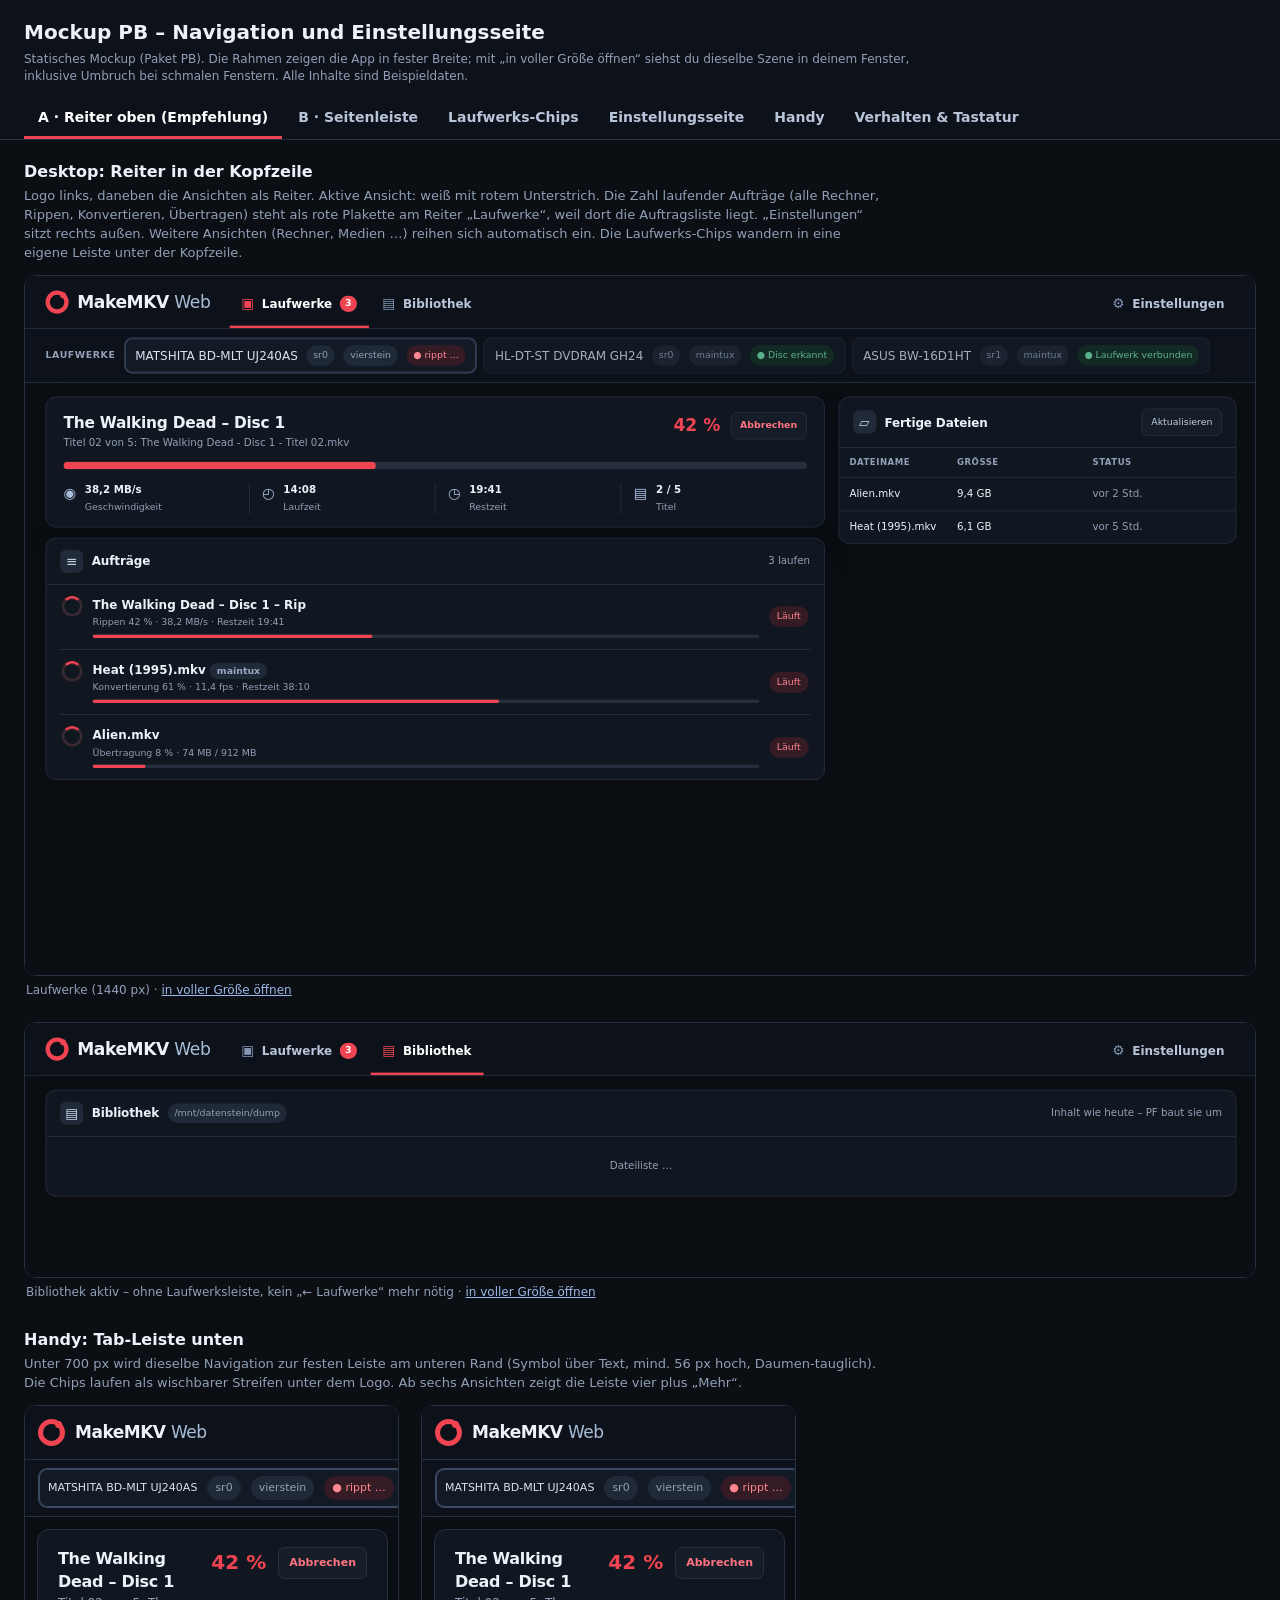
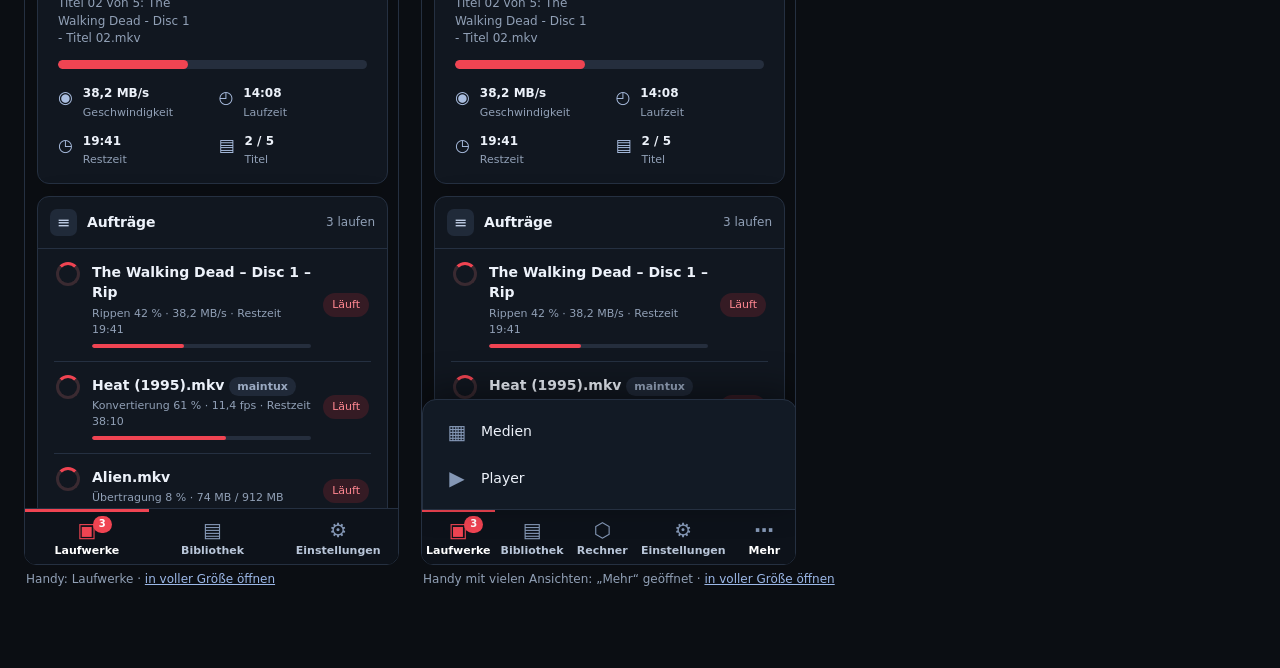
<file: docs/mockups/paket-b.html>
<!doctype html>
<html lang="de">
<head>
<meta charset="utf-8">
<meta name="viewport" content="width=device-width,initial-scale=1,viewport-fit=cover">
<title>Mockup PB – Navigation und Einstellungen</title>
<!-- Mockup Paket PB. Ohne Parameter: Übersicht (Reiter, Szenen als eingebettete Rahmen in fester Breite).
     Mit ?s=<szene>: eine einzelne Szene in voller Fenstergröße (so sieht die App aus). Die Szenen nutzen die echten CSS-Dateien der App;
     das CSS unten im <style> ist der Entwurf für css/shell.css. -->
<link rel="stylesheet" href="../../app/static/css/base.css">
<link rel="stylesheet" href="../../app/static/css/layout.css">
<link rel="stylesheet" href="../../app/static/css/components.css">
<link rel="stylesheet" href="../../app/static/css/jobs.css">
<style>
/* ===== Entwurf css/shell.css ===== */
.topbar{height:62px;display:flex;align-items:center;gap:22px;padding:0 24px;border-bottom:1px solid var(--line);background:#0d121a;position:sticky;top:0;z-index:5}
.brand{display:flex;align-items:center;gap:10px;font-size:20px;font-weight:750;white-space:nowrap;letter-spacing:-.5px}
.brand-mark{width:27px;height:27px;border:5px solid var(--red);border-radius:50%;position:relative;flex:none}
.brand-mark:after{content:"";position:absolute;width:7px;height:7px;right:-2px;top:-3px;border-radius:50%;background:var(--red)}
.brand em{font-style:normal;font-weight:450;color:#a9bdd8}
.nav{flex:1;min-width:0;align-self:stretch;display:flex}
.nav-list{display:flex;align-items:stretch;gap:2px;flex:1;min-width:0;overflow-x:auto;scrollbar-width:none}
.nav-list::-webkit-scrollbar{display:none}
.nav-tab{position:relative;display:flex;align-items:center;gap:9px;padding:3px 14px 0;border-top:3px solid transparent;border-bottom:3px solid transparent;color:#b8c5d8;text-decoration:none;font-weight:620;white-space:nowrap}
.nav-tab:hover{color:#fff;background:#121a25}
.nav-tab[aria-selected=true]{color:#fff;border-bottom-color:var(--red)}
.nav-tab:focus-visible{outline:2px solid var(--red);outline-offset:-4px;border-radius:6px}
.nav-ico{font-size:16px;color:#8497b5;line-height:1}
.nav-tab[aria-selected=true] .nav-ico{color:var(--red)}
.nav-tab.end{margin-left:auto}
.nav-badge{min-width:19px;height:19px;padding:0 6px;border-radius:99px;background:var(--red);color:#fff;font-size:11px;font-weight:750;display:grid;place-items:center}
.nav-more{background:transparent;border:0;border-top:3px solid transparent;font:inherit;font-weight:620;display:none}
.nav-more[aria-expanded=true]{color:#fff}
.drivebar{display:flex;align-items:center;gap:8px 10px;padding:10px 24px;background:#0d121a;border-bottom:1px solid var(--line)}
.drivebar>.lbl{font-size:11px;color:var(--muted);letter-spacing:.06em;text-transform:uppercase;font-weight:650;flex:none}
.drives{display:flex;flex-wrap:wrap;gap:8px;min-width:0}
.drive{display:flex;align-items:center;gap:10px;padding:8px 12px;border:1px solid var(--line);border-radius:9px;color:#d9e2f1;background:#121a25;white-space:nowrap;text-align:left}
.drive.sel{border-color:#3a4a62;box-shadow:inset 0 0 0 1px #3a4a62}
.drive:not(.sel){opacity:.75}
.drive-pick{margin-left:auto;display:flex;gap:6px;align-items:center}
.banner{padding:9px 24px;font-size:12px;border-bottom:1px solid var(--line)}
.banner.warn{background:#2a2412;color:#f0c36a}
/* Seitenleiste (Variante B) */
.rail-shell{display:grid;grid-template-columns:78px minmax(0,1fr);min-height:100vh}
.rail{background:#0d121a;border-right:1px solid var(--line);display:flex;flex-direction:column;align-items:stretch;padding:12px 8px;gap:4px;position:sticky;top:0;height:100vh}
.rail .brand-mark{margin:4px auto 14px}
.rail .nav-list{flex-direction:column;overflow:visible;gap:4px}
.rail .nav-tab{flex-direction:column;gap:4px;padding:10px 4px 8px;border:0;border-radius:10px;font-size:11px;text-align:center}
.rail .nav-tab .nav-ico{font-size:20px}
.rail .nav-tab[aria-selected=true]{background:#1a2330;box-shadow:inset 3px 0 0 var(--red)}
.rail .nav-tab.end{margin:auto 0 0}
.rail .nav-badge{position:absolute;top:4px;right:10px}
.rail-main{min-width:0}
.rail-top{display:flex;align-items:center;gap:12px;padding:12px 24px;border-bottom:1px solid var(--line);background:#0d121a}
.rail-top h1{margin:0;font-size:17px;letter-spacing:-.3px;flex:none}
.rail-top .drives{flex:1}
/* Seiten und Einstellungen */
.page{max-width:1540px;margin:0 auto;padding:20px 24px 28px}
.page-head{margin:0 0 16px}
.page-head h1{margin:0 0 3px;font-size:20px;letter-spacing:-.3px}
.page-head p{margin:0;color:var(--muted);font-size:12px}
.set-layout{display:grid;grid-template-columns:250px minmax(0,1fr);gap:18px;align-items:start}
.set-nav{position:sticky;top:80px;display:flex;flex-direction:column;gap:2px;padding:8px}
.set-tab{display:flex;align-items:center;gap:10px;padding:9px 11px;border-radius:8px;color:#c4d0e1;text-decoration:none;white-space:nowrap}
.set-tab:hover{background:#151d28}
.set-tab[aria-selected=true]{background:#1a2330;color:#fff;font-weight:650;box-shadow:inset 3px 0 0 var(--red)}
.set-tab:focus-visible{outline:2px solid var(--red);outline-offset:-2px}
.set-tab .nav-ico{width:18px;text-align:center}
.set-dot{width:8px;height:8px;border-radius:50%;background:var(--amber);margin-left:auto;flex:none}
.set-card .set-body{padding:18px 20px;display:grid;gap:14px;max-width:760px}
.set-foot{display:flex;align-items:center;gap:10px;padding:12px 20px;border-top:1px solid var(--line);background:var(--panel2)}
.set-foot .spacer{flex:1}
.set-foot .primary{width:auto;padding:8px 18px}
.set-state{font-size:12px;color:var(--muted)}
.set-state.dirty{color:#f0c36a}
.set-note{font-size:11px;color:var(--muted);border:1px dashed #33445c;border-radius:8px;padding:8px 10px}
.set-card h3{margin:0;font-size:13px}
.set-body label{display:block;font-size:11px;color:var(--muted);margin-bottom:5px}
.set-body input[type=text],.set-body input[type=number],.set-body select{width:100%;height:34px;background:#0c121a;color:var(--text);border:1px solid #2b3748;border-radius:7px;padding:0 9px}
.set-row{display:flex;align-items:center;gap:10px;padding:10px 12px;border:1px solid var(--line);border-radius:9px;background:#0e141d;font-size:12px}
.set-row strong{font-size:13px}.set-row .spacer{flex:1}
/* Handy: Tab-Leiste unten, Chips als Streifen, Einstellungen untereinander */
@media(max-width:700px){
  .topbar{padding:0 13px;gap:12px;height:54px}.brand{font-size:17px}
  .nav{position:fixed;left:0;right:0;bottom:0;z-index:6;background:#0d121a;border-top:1px solid var(--line);padding-bottom:env(safe-area-inset-bottom)}
  .nav-list{justify-content:space-around;overflow:visible}
  .nav-tab{flex:1;flex-direction:column;gap:3px;justify-content:center;padding:8px 4px 7px;min-height:56px;font-size:11px;border-bottom:0}
  .nav-tab[aria-selected=true]{border-top-color:var(--red)}
  .nav-tab.end{margin-left:0}
  .nav-more{display:flex}.nav-tab.extra{display:none}
  .nav-ico{font-size:20px}
  .nav-badge{position:absolute;top:4px;left:calc(50% + 6px);min-width:17px;height:17px;font-size:10px}
  .drivebar{padding:8px 13px;overflow-x:auto;scrollbar-width:none}.drivebar::-webkit-scrollbar{display:none}.drivebar>.lbl{display:none}
  .drives{flex-wrap:nowrap}.drive{font-size:11px;padding:7px 9px}
  .page{padding:14px 12px 84px}
  main{padding-bottom:84px}
  .set-layout{grid-template-columns:1fr;gap:12px}
  .set-nav{position:static;flex-direction:row;overflow-x:auto;padding:6px;scrollbar-width:none}
  .set-tab{padding:8px 11px}.set-tab[aria-selected=true]{box-shadow:inset 0 -3px 0 var(--red)}
  .set-card .set-body{padding:14px}.set-foot{padding:10px 14px;flex-wrap:wrap}
  .banner{padding:9px 13px}
}
.sheet{position:fixed;left:0;right:0;bottom:56px;z-index:7;background:#121a25;border:1px solid var(--line);border-radius:14px 14px 0 0;padding:8px;box-shadow:0 -10px 35px #0006}
.sheet a{display:flex;gap:12px;align-items:center;padding:13px 14px;border-radius:9px;color:var(--text);text-decoration:none}
.sheet .nav-ico{width:24px;text-align:center}
.sheet a:hover{background:#1a2330}
/* ===== Ende shell.css ===== */

/* ---- nur Übersichtsseite ---- */
body.gal{padding:0 0 60px}
.gal header{padding:18px 24px 0;background:#0d121a;border-bottom:1px solid var(--line);position:sticky;top:0;z-index:20}
.gal h1{margin:0 0 4px;font-size:20px}.gal header p{margin:0 0 12px;color:var(--muted);font-size:12px;max-width:900px}
.gtabs{display:flex;gap:2px;overflow-x:auto}
.gtabs button{border:0;border-bottom:3px solid transparent;background:transparent;color:#b8c5d8;padding:9px 14px;font-weight:620;white-space:nowrap}
.gtabs button[aria-selected=true]{color:#fff;border-bottom-color:var(--red)}
.gsec{max-width:1500px;margin:0 auto;padding:20px 24px}
.gsec h2{font-size:16px;margin:26px 0 4px}.gsec h2:first-child{margin-top:0}
.gsec .lead{color:var(--muted);font-size:13px;margin:0 0 12px;max-width:860px}
.gsec ul{color:#c4d0e1;font-size:13px;line-height:1.7;max-width:900px}
.gsec code{background:#1a2330;border-radius:5px;padding:1px 6px;font-size:12px}
.frames{display:flex;flex-wrap:wrap;gap:22px;align-items:flex-start}
.fr{border:1px solid var(--line);border-radius:12px;overflow:hidden;background:#000;flex:none;position:relative}
.fr iframe{border:0;display:block;transform-origin:0 0;background:var(--bg)}
.cap{font-size:12px;color:var(--muted);margin:6px 2px 0}.cap a{color:var(--blue)}
.fwrap{display:inline-block;max-width:100%}
@media(prefers-reduced-motion:no-preference){.nav-tab{transition:background .12s,color .12s}}
</style>
</head>
<body>
<script>
const Q = new URLSearchParams(location.search), SC = Q.get('s');
const $ = (s, r=document) => r.querySelector(s);
/* ---------- Bausteine ---------- */
const V = {player:['Player','▶'], laufwerke:['Laufwerke','▣'], bibliothek:['Bibliothek','▤'], nodes:['Rechner','⬡'], media:['Medien','▦'], einstellungen:['Einstellungen','⚙']};
function nav(active, ids=['laufwerke','bibliothek','einstellungen'], badge=3){
  const rest = ids.filter(i => i !== 'einstellungen'), more = rest.length > 4;   // ab 6 Ansichten: 3 + Einstellungen + „Mehr“
  const extra = more ? rest.slice(3) : [], shown = ids;
  return `<nav class="nav" aria-label="Hauptnavigation"><div class="nav-list" role="tablist" aria-label="Ansichten">${shown.map(id => {
    const sel = id === active, b = id === 'laufwerke' && badge ? `<span class="nav-badge" aria-label="${badge} laufende Aufträge">${badge}</span>` : '';
    return `<a class="nav-tab${id==='einstellungen'?' end':''}${extra.includes(id)?' extra':''}" role="tab" href="#/${id}" aria-selected="${sel}" tabindex="${sel?0:-1}"><span class="nav-ico" aria-hidden="true">${V[id][1]}</span><span class="nav-label">${V[id][0]}</span>${b}</a>`;
  }).join('')}${more ? `<button class="nav-tab nav-more" aria-haspopup="menu" aria-expanded="${sheetOpen}"><span class="nav-ico" aria-hidden="true">⋯</span><span class="nav-label">Mehr</span></button>` : ''}</div></nav>`;
}
let sheetOpen = false;
const brand = `<div class="brand"><span class="brand-mark"></span><span>MakeMKV <em>Web</em></span></div>`;
const pill = (t, c='') => `<span class="pill ${c}">${t}</span>`;
const chip = (name, dev, host, st, c, sel) => `<button class="drive${sel?' sel':''}">${name} ${pill(dev)}${host?pill(host):''}${pill('● '+st, c)}</button>`;
const CH = {
  bd: chip('MATSHITA BD-MLT UJ240AS','sr0','vierstein','rippt …','busypill',true),
  dvd: chip('HL-DT-ST DVDRAM GH24','sr0','maintux','Disc erkannt','online',false),
  bd2: chip('ASUS BW-16D1HT','sr1','maintux','Laufwerk verbunden','online',false),
  x: n => chip('PIONEER BD-RW BDR-XD07','sr'+n,'wohnzimmer','Laufwerk verbunden','online',false),
};
const drivebar = (inner, extra='') => `<div class="drivebar"><span class="lbl">Laufwerke</span><div class="drives" id="drivechips">${inner}</div>${extra}</div>`;
const job = (cls, ic, name, small, pct) => `<div class="job"><span class="status-check ${ic}">${ic==='run'?'':'✓'}</span><div class="job-main"><strong>${name}</strong><small>${small}</small>${pct!=null?`<div class="mini-bar"><div style="width:${pct}%"></div></div>`:''}</div><span class="status ${cls}">${cls==='run'?'Läuft':cls==='wait'?'Wartet':'Fertig'}</span></div>`;
const laufwerke = `<div class="layout"><section class="left">
  <section class="panel progress-panel"><div class="progress-title"><div><h1>The Walking Dead – Disc 1</h1><p>Titel 02 von 5: The Walking Dead - Disc 1 - Titel 02.mkv</p></div><div class="percent">42 %<button class="secondary danger">Abbrechen</button></div></div>
    <div class="progress-track"><div class="progress-fill" style="width:42%"></div></div>
    <div class="metrics">${[['◉','38,2 MB/s','Geschwindigkeit'],['◴','14:08','Laufzeit'],['◷','19:41','Restzeit'],['▤','2 / 5','Titel']].map(m=>`<div class="metric"><span class="symbol">${m[0]}</span><div><strong>${m[1]}</strong><small>${m[2]}</small></div></div>`).join('')}</div></section>
  <section class="panel"><div class="panel-head"><span class="mini-icon">≡</span><h2>Aufträge</h2><span class="spacer"></span><span class="sub">3 laufen</span></div><div class="section-content">
    ${job('run','run','The Walking Dead – Disc 1 – Rip','Rippen 42 % · 38,2 MB/s · Restzeit 19:41',42)}
    ${job('run','run','Heat (1995).mkv <span class="st">maintux</span>','Konvertierung 61 % · 11,4 fps · Restzeit 38:10',61)}
    ${job('run','run','Alien.mkv','Übertragung 8 % · 74 MB / 912 MB',8)}</div></section></section>
  <aside class="right"><section class="panel"><div class="panel-head"><span class="mini-icon">▱</span><h2>Fertige Dateien</h2><span class="spacer"></span><button class="secondary">Aktualisieren</button></div>
    <div class="table-wrap"><table class="file-table"><thead><tr><th>Dateiname</th><th>Größe</th><th>Status</th></tr></thead><tbody>
    <tr><td class="file-name">Alien.mkv</td><td>9,4 GB</td><td class="muted">vor 2 Std.</td></tr><tr><td class="file-name">Heat (1995).mkv</td><td>6,1 GB</td><td class="muted">vor 5 Std.</td></tr></tbody></table></div></section></aside></div>`;
const biblio = `<div class="panel"><div class="panel-head"><span class="mini-icon">▤</span><h2>Bibliothek</h2><span class="pill">/mnt/datenstein/dump</span><span class="spacer"></span><span class="sub">Inhalt wie heute – PF baut sie um</span></div><div class="empty">Dateiliste …</div></div>`;
const bannerHtml = '';
/* ---------- Einstellungen ---------- */
const SECS = [['general','Allgemein','⚙'],['key','MakeMKV-Key','⚷'],['nodes','Rechner','⬡'],['media','Medien / Jellyfin','▦'],['convert','Konvertierung & Presets','⎘']];
const OWN = {nodes:'Paket PC', media:'Paket PE', convert:'Paket PF'};
function setNav(active, dirty=[]){
  return `<div class="panel set-nav" role="tablist" aria-orientation="vertical" aria-label="Einstellungsabschnitte">${SECS.map(([id,l,ic]) =>
    `<a class="set-tab" role="tab" href="#/einstellungen/${id}" aria-selected="${id===active}" tabindex="${id===active?0:-1}"><span class="nav-ico" aria-hidden="true">${ic}</span>${l}${dirty.includes(id)?'<span class="set-dot" title="Ungespeicherte Änderungen"></span>':''}</a>`).join('')}</div>`;
}
const chk = (t, on) => `<label class="chk" style="margin:0;font-size:13px;color:var(--text)"><input class="check" type="checkbox" ${on?'checked':''}> ${t}</label>`;
const fld = (l, v, ph='', type='text') => `<div><label>${l}</label><input type="${type}" value="${v}" placeholder="${ph}"></div>`;
const SET = {
  general: {desc:'Verhalten beim Einlegen und Rippen von Discs.', dirty:true, html:`${chk('Eingelegte Disc automatisch analysieren',true)}${chk('Nach erfolgreichem Rip automatisch auswerfen',false)}
    <div class="two">${fld('Minimale Titellänge (Sekunden)','120','','number')}<div></div></div>
    <div class="two">${fld('Audio-Sprachen behalten','deu,eng','alle – z. B. deu,eng')}${fld('Untertitel behalten','','alle – z. B. deu')}</div>
    <p class="help" style="margin:0">3-Buchstaben-Sprachcodes (deu, eng, fra …). Video und Spuren ohne Sprachangabe bleiben immer erhalten. Gilt für den nächsten Rip.</p>`},
  key: {desc:'Ohne eigenen Key nutzt die App den öffentlichen Beta-Key von MakeMKV.', html:`${fld('Eigener MakeMKV-Key (optional)','','leer = öffentlicher Beta-Key')}
    <div class="set-row"><span class="st ok">● aktiv</span><div><strong>Öffentlicher Beta-Key</strong><div class="muted" style="font-size:11px">geholt vor 3 Tagen</div></div><span class="spacer"></span><button class="secondary">Neu holen</button></div>`},
  nodes: {desc:'Rechner im Verbund, automatische Suche, Kopplung.', ex:1, html:`<div class="set-row"><span class="st ok">● online</span><div><strong>maintux</strong><div class="muted" style="font-size:11px">192.168.178.189:8780 · v2.0 · 32 Threads</div></div><span class="spacer"></span><button class="secondary">Verbindung testen</button><button class="secondary danger">Entfernen</button></div>
    <div class="set-row"><span class="st warn">● älter</span><div><strong>secondtux</strong><div class="muted" style="font-size:11px">192.168.178.160:8780 · ältere Version</div></div><span class="spacer"></span><button class="secondary danger">Entfernen</button></div>
    <div class="rowend" style="justify-content:flex-start"><button class="secondary">Rechner im Netz suchen</button><button class="secondary">Rechner hinzufügen …</button></div>`},
  media: {desc:'Fertige Dateien nach dem Jellyfin-Schema einsortieren.', ex:1, html:`<div class="two">${fld('Filme-Ordner','/mnt/datenstein/Filme')}${fld('Serien-Ordner','/mnt/datenstein/Serien')}</div>
    <div class="two"><div><label>Benennung</label><select><option>Nach Jellyfin-Schema umbenennen</option></select></div><div><label>Aktion</label><select><option>Verschieben</option></select></div></div>
    ${fld('TMDB-API-Schlüssel','••••••••••••••••')}`},
  convert: {desc:'Preset-Karten, Standard je Disc-Art, Segmente, Parallelität.', ex:1, html:`<div style="display:grid;grid-template-columns:repeat(auto-fill,minmax(150px,1fr));gap:10px">${['DVD optimal','Blu-ray optimal','Blu-ray Animation','Klein & schnell'].map((n,i)=>`<div class="set-row" style="display:block;${i==1?'border-color:var(--red)':''}"><strong>${n}</strong><div class="muted" style="font-size:11px">x265 · RF ~${19+i}</div></div>`).join('')}</div>`},
};
function settings(active, nav_ids, dirty, extra=''){
  const s = SET[active], lbl = SECS.find(x=>x[0]===active)[1], d = s.dirty;
  return `<div class="page"><div class="page-head"><h1>Einstellungen</h1><p>Jeder Abschnitt wird einzeln gespeichert.</p></div>
  <div class="set-layout">${setNav(active, dirty)}
  <section class="panel set-card" role="tabpanel" aria-label="${lbl}"><div class="panel-head"><div><h2>${lbl}</h2><div class="sub">${s.desc}</div></div></div>
    <div class="set-body">${s.ex?`<div class="set-note">Beispiel – dieser Abschnitt kommt von ${OWN[active]} und erscheint erst, wenn das Paket sich anmeldet. Eigentliche Gestaltung: deren Mockup.</div>`:''}${s.html}</div>
    <div class="set-foot"><span class="set-state${d?' dirty':''}" role="status">${d?'● Ungespeicherte Änderungen':'Gespeichert'}</span><span class="spacer"></span>
      <button class="secondary"${d?'':' disabled'}>Verwerfen</button><button class="primary"${d?'':' disabled'}>Speichern</button></div></section></div></div>`;
}
/* ---------- Szenen ---------- */
const sheet = `<div class="sheet" role="menu" aria-label="Weitere Ansichten"><a href="#/media" role="menuitem"><span class="nav-ico">▦</span>Medien</a><a href="#/player" role="menuitem"><span class="nav-ico">▶</span>Player</a></div>`;
const MANY = ['laufwerke','bibliothek','nodes','media','player','einstellungen'];
const S = {
  'a-laufwerke': () => `<header class="topbar">${brand}${nav('laufwerke')}</header>${drivebar(CH.bd+CH.dvd+CH.bd2)}<main>${laufwerke}</main>`,
  'a-bibliothek': () => `<header class="topbar">${brand}${nav('bibliothek')}</header><main>${biblio}</main>`,
  'a-einstellungen': () => `<header class="topbar">${brand}${nav('einstellungen')}</header>${settings('general',0,['general','key'])}`,
  'b-laufwerke': () => `<div class="rail-shell"><aside class="rail"><span class="brand-mark"></span>${nav('laufwerke')}</aside><div class="rail-main"><div class="rail-top"><h1>Laufwerke</h1><div class="drives" id="drivechips">${CH.bd+CH.dvd+CH.bd2}</div></div><main>${laufwerke}</main></div></div>`,
  'b-einstellungen': () => `<div class="rail-shell"><aside class="rail"><span class="brand-mark"></span>${nav('einstellungen')}</aside><div class="rail-main"><div class="rail-top"><h1>Einstellungen</h1></div>${settings('media',0,[])}</div></div>`,
  'chips-1': () => `<header class="topbar">${brand}${nav('laufwerke',undefined,0)}</header>${drivebar(CH.bd)}`,
  'chips-2': () => `<header class="topbar">${brand}${nav('laufwerke')}</header>${drivebar(CH.bd+CH.dvd+CH.bd2+CH.x(2)+CH.x(3))}`,
  'chips-3': () => `<header class="topbar">${brand}${nav('laufwerke')}</header><div class="drivebar"><span class="lbl">Laufwerk</span><div class="drives">${CH.bd}</div><div class="drive-pick"><button class="secondary">+ 4 weitere ▾</button></div></div>
    <div style="position:absolute;right:24px;top:150px;width:540px" class="panel set-nav" role="listbox"><div class="lbl" style="padding:4px 8px;font-size:11px;color:var(--muted);text-transform:uppercase;letter-spacing:.06em">vierstein (dieser Rechner)</div>${CH.bd.replace('drive sel','drive sel" style="width:100%')}<div class="lbl" style="padding:8px 8px 4px;font-size:11px;color:var(--muted);text-transform:uppercase;letter-spacing:.06em">maintux</div>${CH.dvd.replace('class="drive','style="width:100%" class="drive')}${CH.bd2.replace('class="drive','style="width:100%" class="drive')}<div class="lbl" style="padding:8px 8px 4px;font-size:11px;color:var(--muted);text-transform:uppercase;letter-spacing:.06em">wohnzimmer</div>${CH.x(2).replace('class="drive','style="width:100%" class="drive')}</div>`,
  'set-general': () => `<header class="topbar">${brand}${nav('einstellungen')}</header>${settings('general',0,['general','key'])}`,
  'set-key': () => `<header class="topbar">${brand}${nav('einstellungen')}</header>${settings('key',0,[])}`,
  'set-nodes': () => `<header class="topbar">${brand}${nav('einstellungen')}</header>${settings('nodes',0,[])}`,
  'set-media': () => `<header class="topbar">${brand}${nav('einstellungen')}</header>${settings('media',0,[])}`,
  'm-laufwerke': () => `<header class="topbar">${brand}</header>${drivebar(CH.bd+CH.dvd+CH.bd2)}<main>${laufwerke}</main>${nav('laufwerke')}`,
  'm-mehr': () => { sheetOpen = true; return `<header class="topbar">${brand}</header>${drivebar(CH.bd)}<main>${laufwerke}</main>${sheet}${nav('laufwerke',MANY)}`; },
  'm-set': () => `<header class="topbar">${brand}</header>${settings('general',0,['general'])}${nav('einstellungen')}`,
  'm-set-key': () => `<header class="topbar">${brand}</header>${settings('key',0,[])}${nav('einstellungen')}`,
};
if(SC && S[SC]){ document.body.innerHTML = S[SC](); document.title = 'Szene ' + SC; }
/* ---------- Übersichtsseite ---------- */
function fr(scene, w, h, cap){
  return `<div class="fwrap"><div class="fr" data-w="${w}" data-h="${h}"><iframe src="?s=${scene}" width="${w}" height="${h}" title="${cap}" loading="lazy"></iframe></div><div class="cap">${cap} · <a href="?s=${scene}" target="_blank">in voller Größe öffnen</a></div></div>`;
}
const GAL = [
 ['A · Reiter oben (Empfehlung)', `<h2>Desktop: Reiter in der Kopfzeile</h2>
  <p class="lead">Logo links, daneben die Ansichten als Reiter. Aktive Ansicht: weiß mit rotem Unterstrich. Die Zahl laufender Aufträge (alle Rechner, Rippen, Konvertieren, Übertragen) steht als rote Plakette am Reiter „Laufwerke“, weil dort die Auftragsliste liegt. „Einstellungen“ sitzt rechts außen. Weitere Ansichten (Rechner, Medien …) reihen sich automatisch ein. Die Laufwerks-Chips wandern in eine eigene Leiste unter der Kopfzeile.</p>
  <div class="frames">${fr('a-laufwerke',1440,820,'Laufwerke (1440 px)')}${fr('a-bibliothek',1440,300,'Bibliothek aktiv – ohne Laufwerksleiste, kein „← Laufwerke“ mehr nötig')}</div>
  <h2>Handy: Tab-Leiste unten</h2><p class="lead">Unter 700 px wird dieselbe Navigation zur festen Leiste am unteren Rand (Symbol über Text, mind. 56 px hoch, Daumen-tauglich). Die Chips laufen als wischbarer Streifen unter dem Logo. Ab sechs Ansichten zeigt die Leiste vier plus „Mehr“.</p>
  <div class="frames">${fr('m-laufwerke',375,760,'Handy: Laufwerke')}${fr('m-mehr',375,760,'Handy mit vielen Ansichten: „Mehr“ geöffnet')}</div>`],
 ['B · Seitenleiste', `<h2>Alternative: schmale Seitenleiste mit Symbolen</h2>
  <p class="lead">Eine 78 px breite Leiste links (Symbol über kurzem Text). Die Kopfzeile entfällt; oben steht nur der Seitentitel, rechts daneben die Laufwerks-Chips. Gewinnt in der Höhe, verliert 78 px in der Breite; skaliert gut bei vielen Ansichten (senkrecht scrollbar). Auf dem Handy dieselbe Tab-Leiste wie in A.</p>
  <div class="frames">${fr('b-laufwerke',1440,820,'Seitenleiste: Laufwerke')}${fr('b-einstellungen',1440,640,'Seitenleiste: Einstellungen')}</div>`],
 ['Laufwerks-Chips', `<h2>Wohin mit den Laufwerken?</h2>
  <p class="lead">Die Chips (heute in der Kopfzeile) bekommen eine eigene Leiste unter den Reitern, nur in der Ansicht „Laufwerke“ sichtbar, denn nur dort wählen sie das aktive Laufwerk. Technisch bleibt <code>#drivechips</code> und die Chip-Darstellung aus <code>drives.js</code> unverändert, das Element zieht nur um.</p>
  <h2>1 Laufwerk, kein Verbund</h2><div class="frames">${fr('chips-1',1440,150,'Ein Laufwerk')}</div>
  <h2>Mehrere Laufwerke und Rechner: Chips brechen um</h2><div class="frames">${fr('chips-2',1440,190,'5 Laufwerke auf 3 Rechnern (Desktop: umbrechend, Handy: wischbar, siehe Reiter „Handy“)')}</div>
  <h2>Optional bei sehr vielen Laufwerken: Auswahlmenü</h2><p class="lead">Ab etwa fünf Chips zeigt die Leiste nur das gewählte Laufwerk und „+ n weitere“; das Menü gruppiert nach Rechner. Dafür müsste PA eine Funktion bereitstellen, die Chips in einen Container rendert (und ein kompaktes Chip-Layout). Wenn nicht gewünscht, bleibt es beim Umbrechen.</p><div class="frames">${fr('chips-3',1440,330,'Auswahlmenü (optional)')}</div>`],
 ['Einstellungsseite', `<h2>Einstellungen als eigene Seite</h2>
  <p class="lead">Links die Abschnittsliste (Pfeiltasten wählen, aktiver Abschnitt rot markiert, gelber Punkt = ungespeicherte Änderungen), rechts der Inhalt des gewählten Abschnitts in einer Karte mit eigenem Speichern-Knopf. „Speichern“ und „Verwerfen“ sind erst bei Änderungen aktiv; die Karte zeigt „● Ungespeicherte Änderungen“. Beim Verlassen der Seite oder dem Neuladen mit offenen Änderungen fragt der Browser nach. Abschnitte von PC, PE und PF erscheinen nur in der Liste, wenn sie sich anmelden (hier als Beispiel gezeigt, mit gestrichelter Kennzeichnung).</p>
  <div class="frames">${fr('set-general',1440,720,'Allgemein (mit ungespeicherten Änderungen)')}${fr('set-key',1440,560,'MakeMKV-Key')}</div>
  <h2>Beispiele für Abschnitte der anderen Pakete</h2><div class="frames">${fr('set-nodes',1440,640,'Rechner (Beispiel, PC)')}${fr('set-media',1440,640,'Medien / Jellyfin (Beispiel, PE)')}</div>`],
 ['Handy', `<h2>Einstellungen auf dem Handy</h2><p class="lead">Die Abschnittsliste wird zu einem wischbaren Streifen oben, der Inhalt folgt untereinander. Die Tab-Leiste bleibt unten.</p>
  <div class="frames">${fr('m-set',375,820,'Einstellungen: Allgemein')}${fr('m-set-key',375,820,'Einstellungen: MakeMKV-Key')}${fr('m-laufwerke',375,760,'Laufwerke mit wischbarem Chip-Streifen')}</div>`],
 ['Verhalten & Tastatur', `<h2>Verhalten</h2><ul>
  <li>Die Navigation liest <code>getViews()</code>: jede Ansicht, die sich mit <code>registerView</code> anmeldet, bekommt automatisch einen Reiter (Reihenfolge nach <code>order</code>), auch wenn sie erst später dazukommt. „Einstellungen“ wird nach rechts gesetzt.</li>
  <li>Die Plakette zählt laufende Aufträge (Rippen, Analyse, Konvertierung, Übertragung) auf diesem und allen erreichbaren Rechnern. Eine Ansicht kann mit <code>badge(S)</code> eine eigene Plakette liefern.</li>
  <li>Einstellungsabschnitte kommen über <code>registerSettingsSection</code>; die Liste entsteht daraus. Erwartete Kennungen: <code>general</code>, <code>key</code>, <code>nodes</code> (PC), <code>media</code> (PE), <code>convert</code> (PF). Bis PF liefert, zeigt PB die beiden alten Felder „Gleichzeitige Dateien“ und „Segmente“ als Abschnitt „Konvertierung“ an.</li>
  <li>Verlinkbar per Hash: <code>#/laufwerke</code>, <code>#/bibliothek</code>, <code>#/einstellungen</code>; Abschnitt: <code>#/einstellungen/media</code>.</li></ul>
  <h2>Tastatur und Barrierefreiheit</h2><ul>
  <li>Navigation und Abschnittsliste sind <code>role="tablist"</code> mit <code>role="tab"</code> (<code>aria-selected</code>, <code>aria-controls</code>); die Ansicht ist <code>role="tabpanel"</code>. Nur der aktive Reiter ist per Tab erreichbar, innerhalb der Liste wechseln ←/→ (bzw. ↑/↓ in der Abschnittsliste), Pos1/Ende springen, Enter/Leertaste öffnen.</li>
  <li>Sichtbarer roter Fokusrahmen, „Zum Inhalt springen“ als erster Tabstopp, <code>aria-label</code> an Plaketten („3 laufende Aufträge“), Statusmeldungen mit <code>role="status"</code>, Kontrast mind. AA, <code>prefers-reduced-motion</code> wird beachtet.</li>
  <li>Handy: Tab-Leiste mit Platz für die Home-Anzeige (<code>safe-area-inset-bottom</code>), Ziele mind. 44 px.</li></ul>
  <h2>Entfällt</h2><ul><li>Burger-Menü, Zahnrad-Dialog, „Nachträglich konvertieren“ bei „Fertige Dateien“ und „← Laufwerke“ in der Bibliothek.</li></ul>`],
];
if(!SC || !S[SC]){
  document.body.className = 'gal';
  document.body.innerHTML = `<header><h1>Mockup PB – Navigation und Einstellungsseite</h1><p>Statisches Mockup (Paket PB). Die Rahmen zeigen die App in fester Breite; mit „in voller Größe öffnen“ siehst du dieselbe Szene in deinem Fenster, inklusive Umbruch bei schmalen Fenstern. Alle Inhalte sind Beispieldaten.</p>
    <div class="gtabs" role="tablist">${GAL.map((g,i) => `<button role="tab" aria-selected="${i==0}" data-i="${i}">${g[0]}</button>`).join('')}</div></header>
    ${GAL.map((g,i) => `<section class="gsec" role="tabpanel" ${i?'hidden':''} data-i="${i}">${g[1]}</section>`).join('')}`;
  const scale = () => document.querySelectorAll('.gsec:not([hidden]) .fr').forEach(f => {
    const w = +f.dataset.w, h = +f.dataset.h, max = f.closest('.gsec').clientWidth - 48, k = Math.min(1, max / w);
    f.style.width = w*k + 'px'; f.style.height = h*k + 'px'; f.firstElementChild.style.transform = `scale(${k})`;
  });
  document.querySelectorAll('.gtabs button').forEach(b => b.onclick = () => {
    document.querySelectorAll('.gtabs button').forEach(x => x.setAttribute('aria-selected', x === b));
    document.querySelectorAll('.gsec').forEach(s => s.hidden = s.dataset.i !== b.dataset.i);
    scale(); scrollTo(0, 0);
  });
  addEventListener('resize', scale); scale();
}
</script>
</body>
</html>
</file>
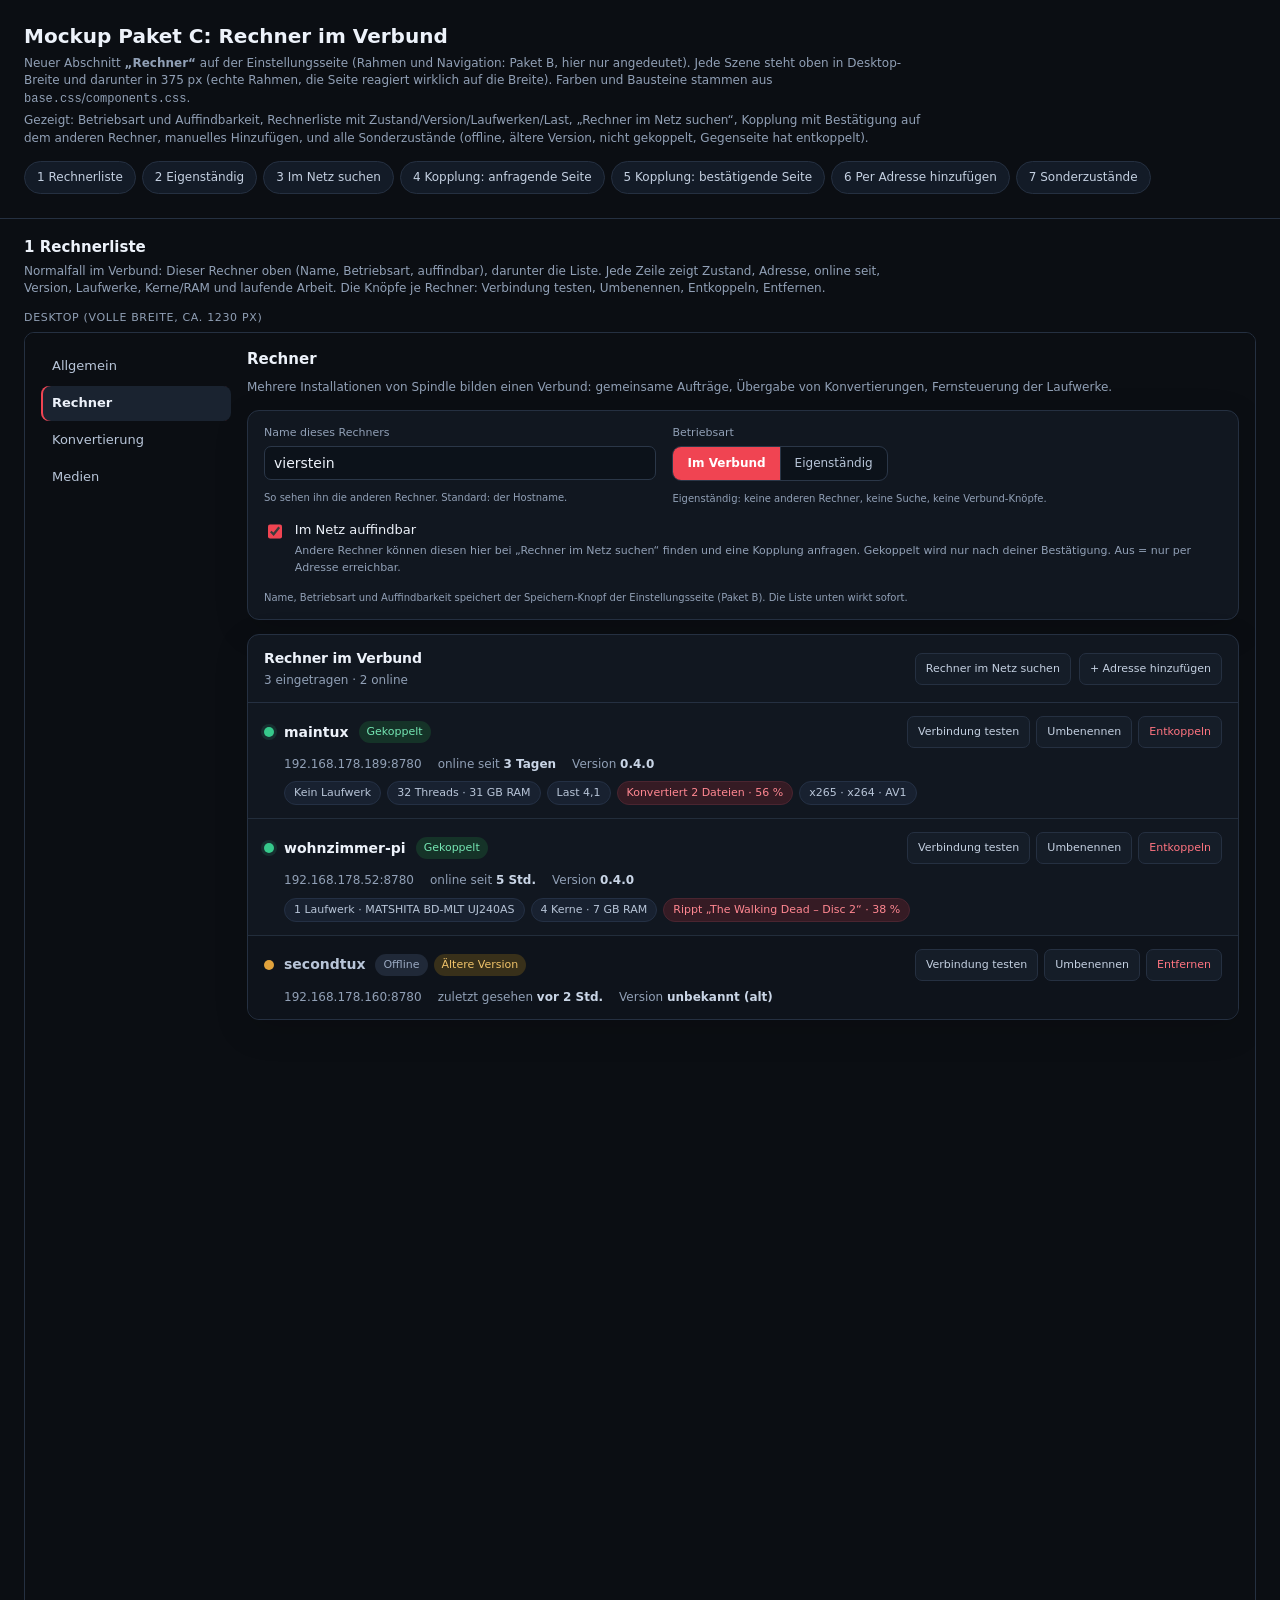
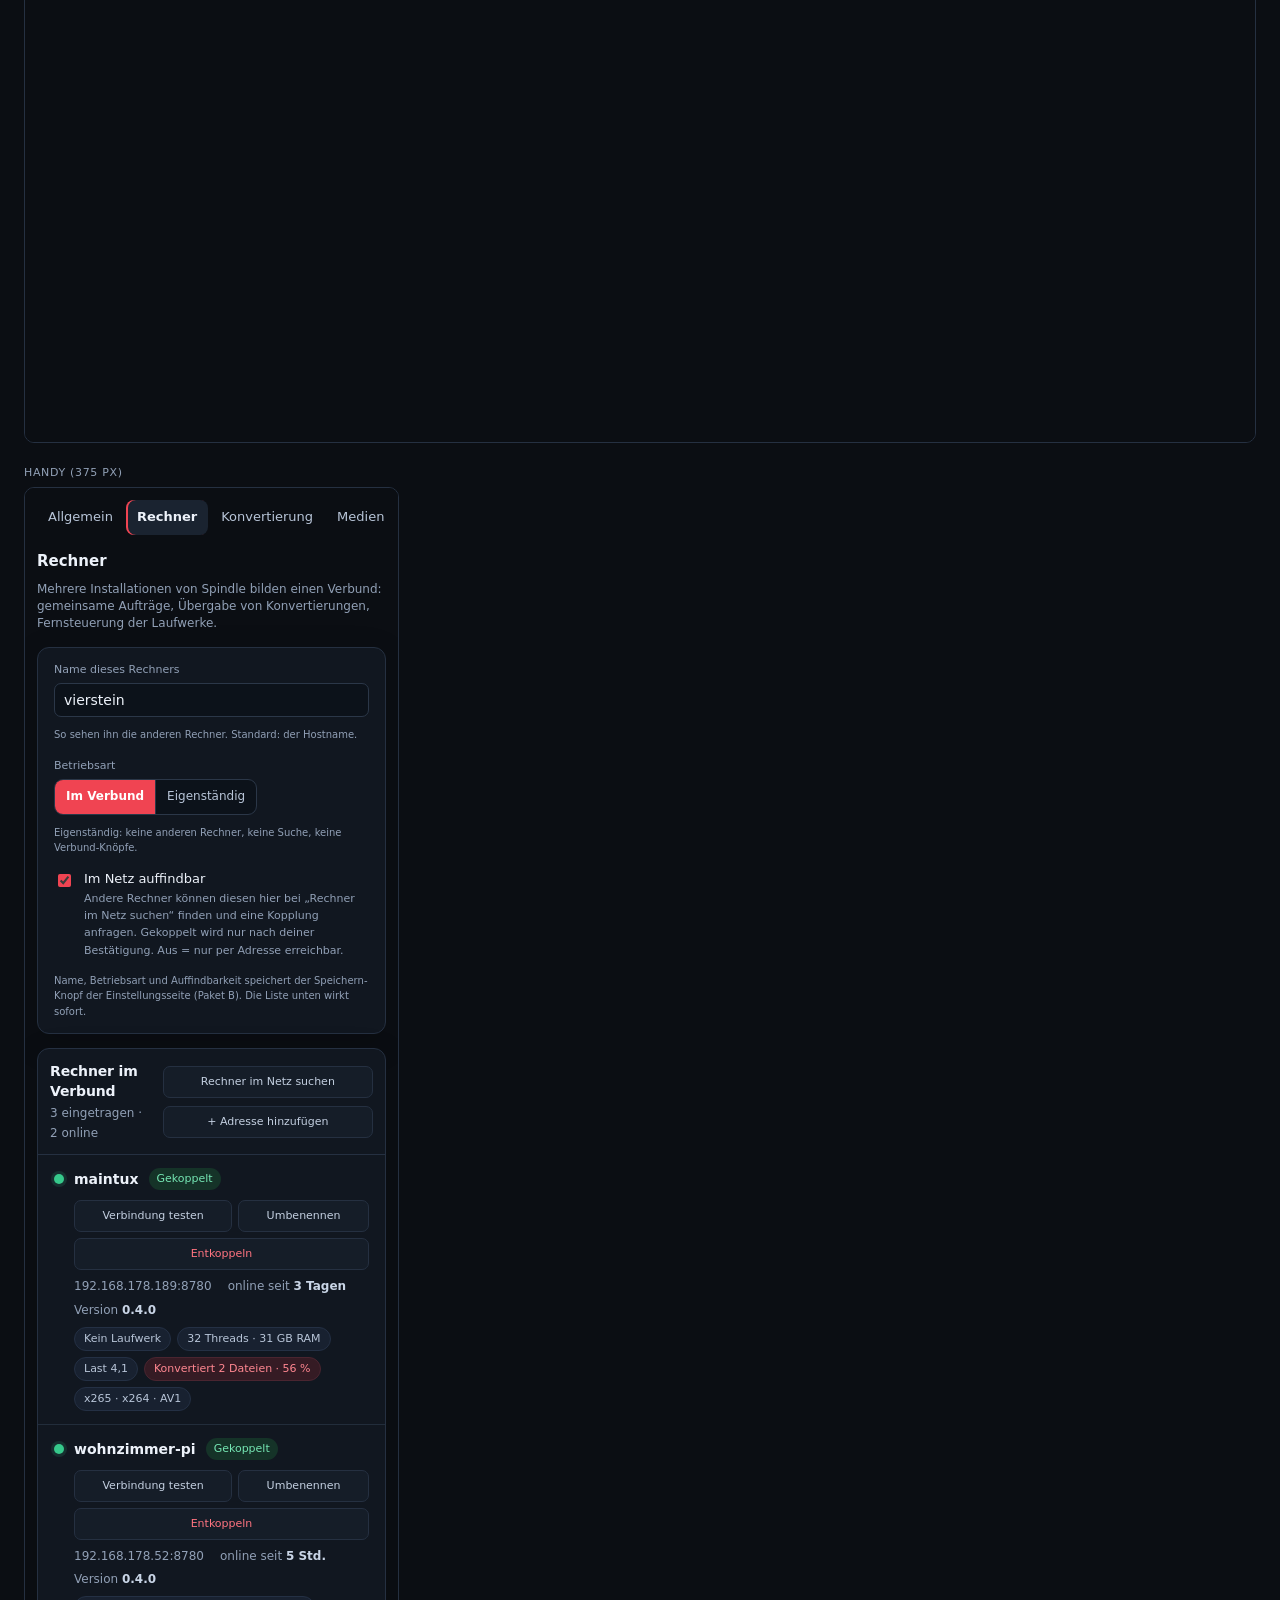
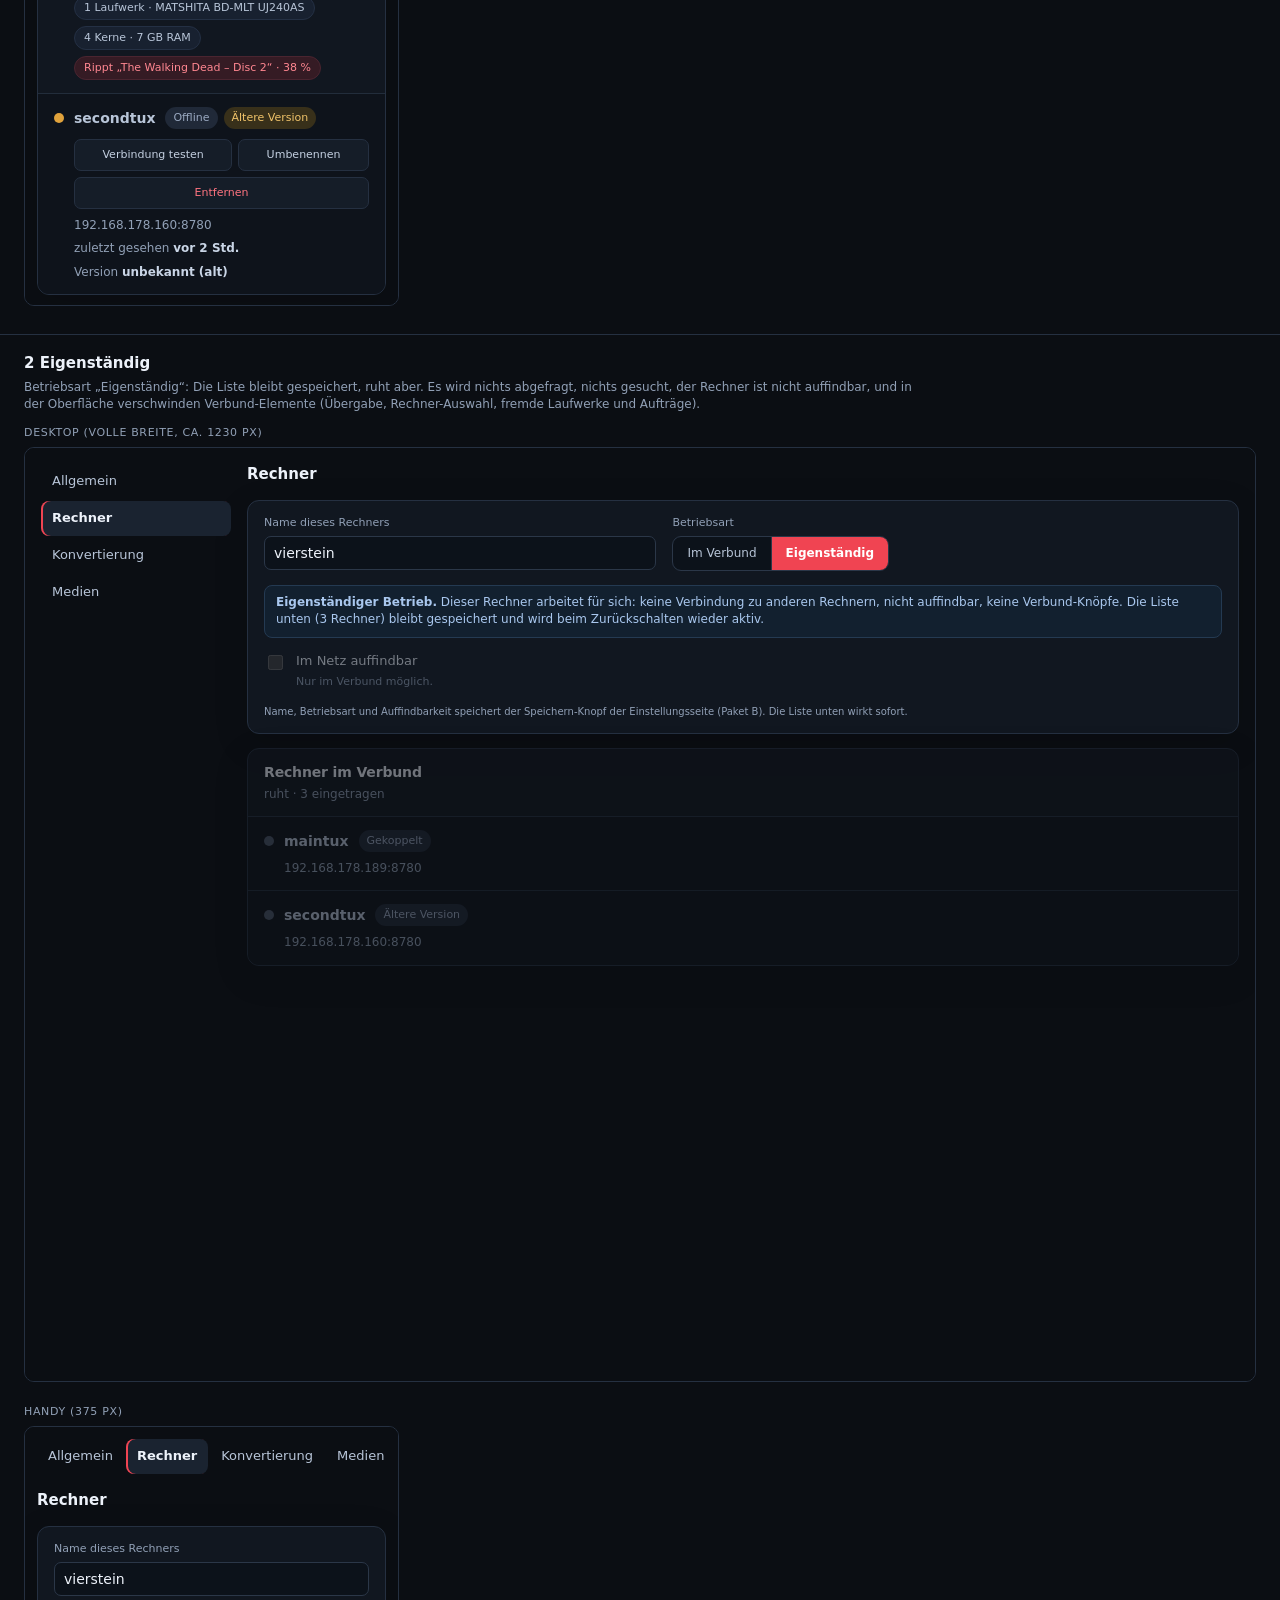
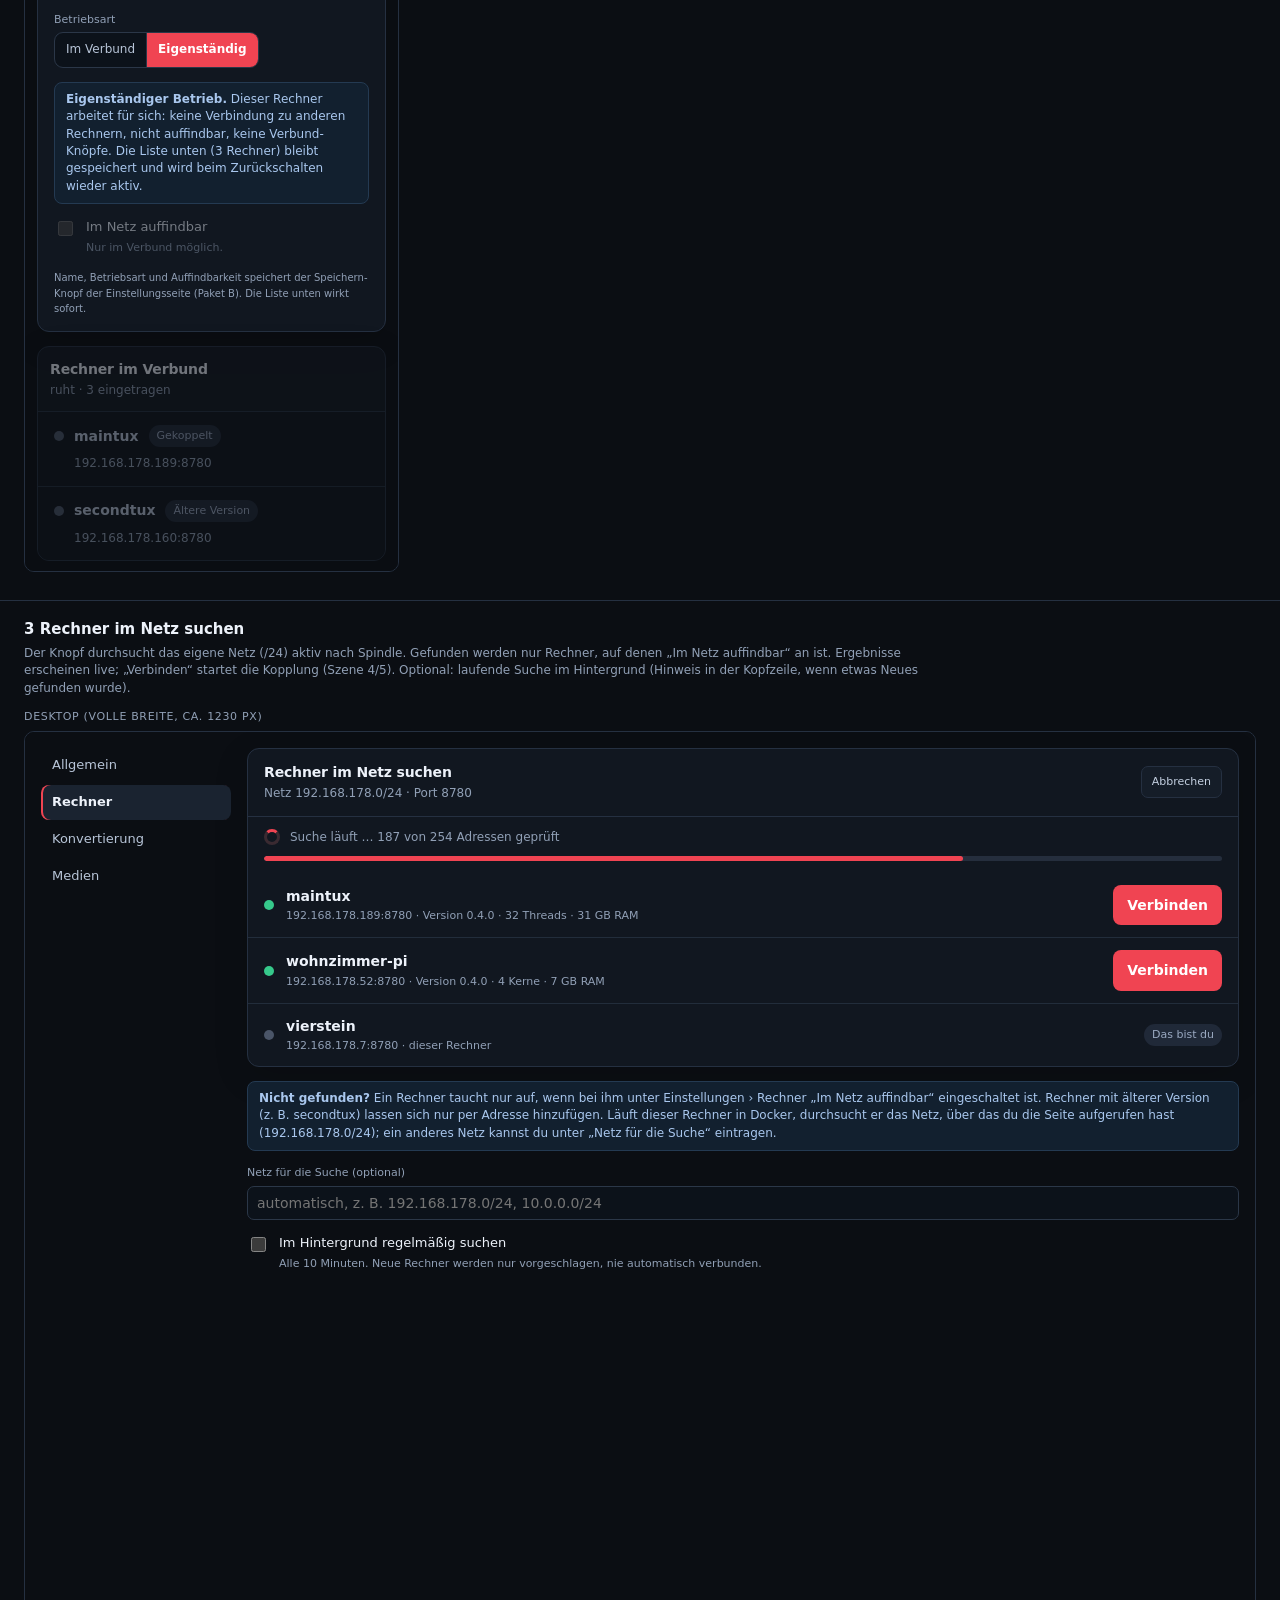
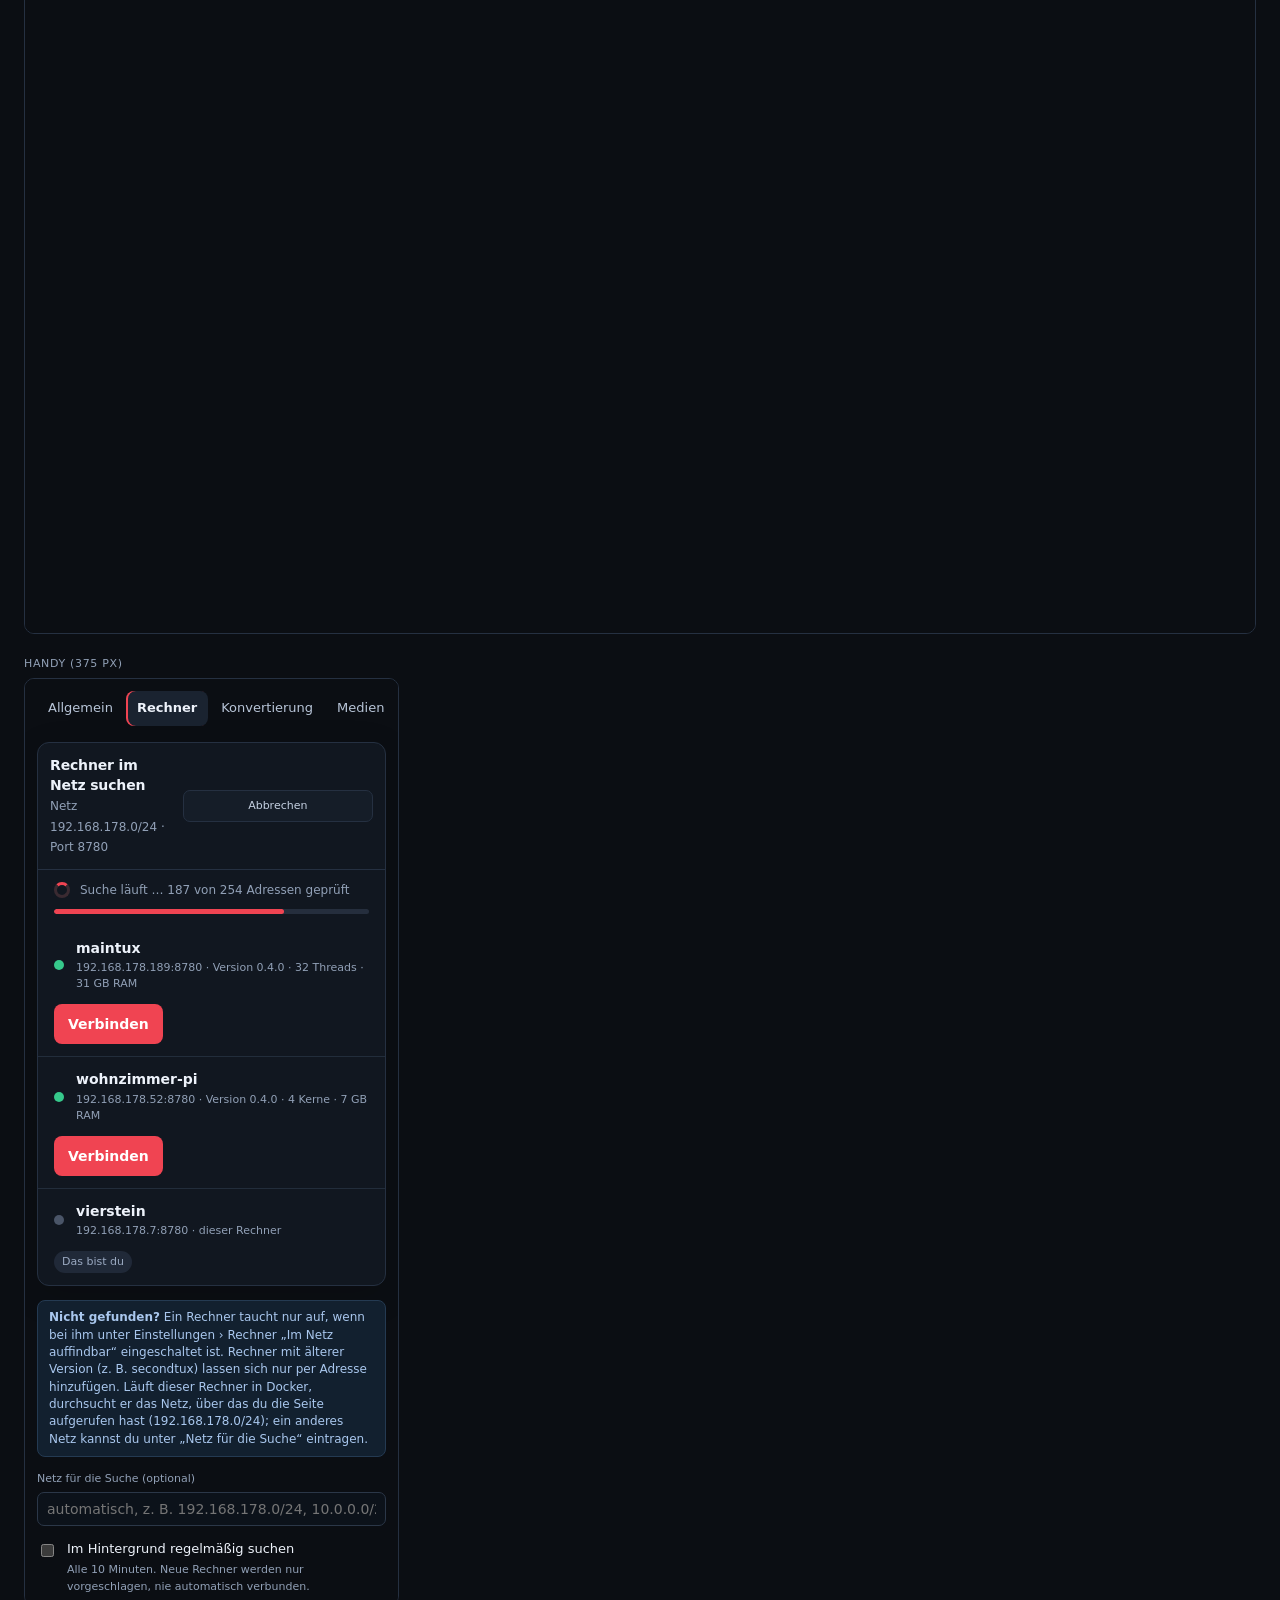
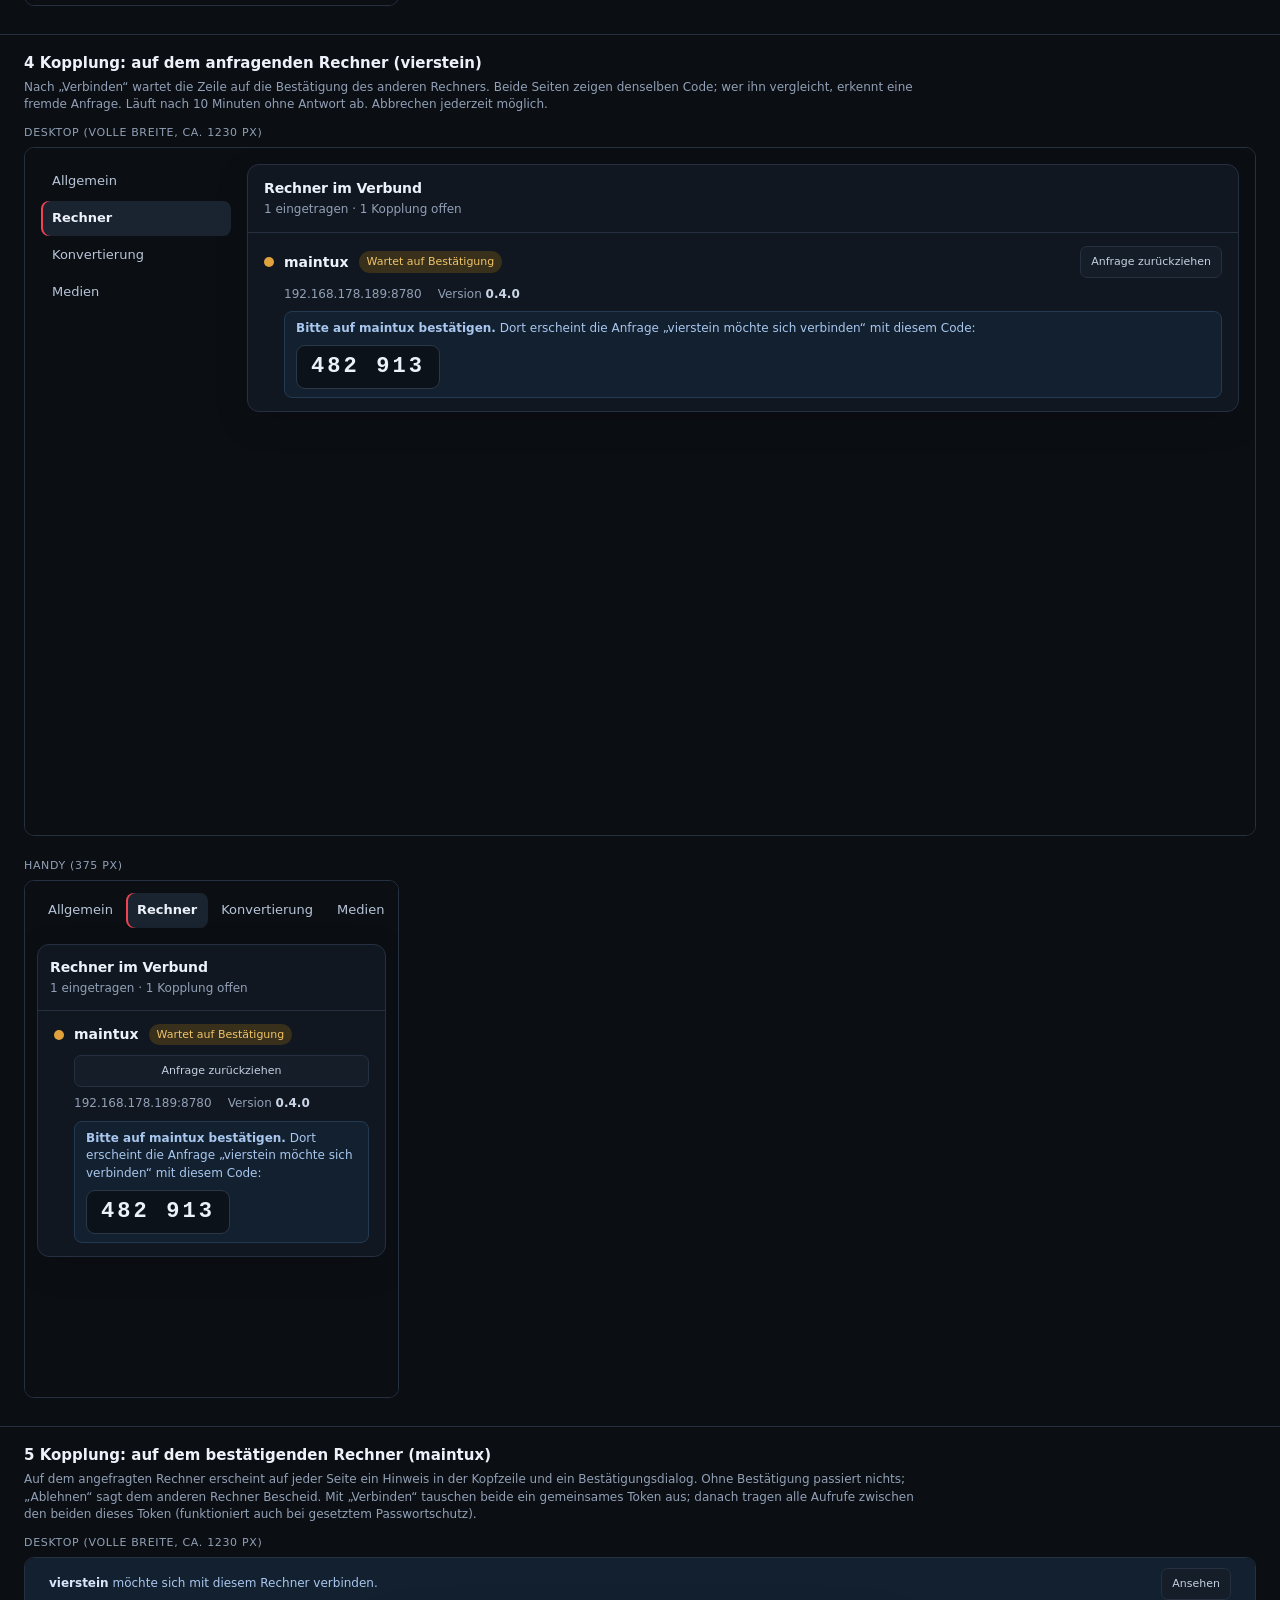
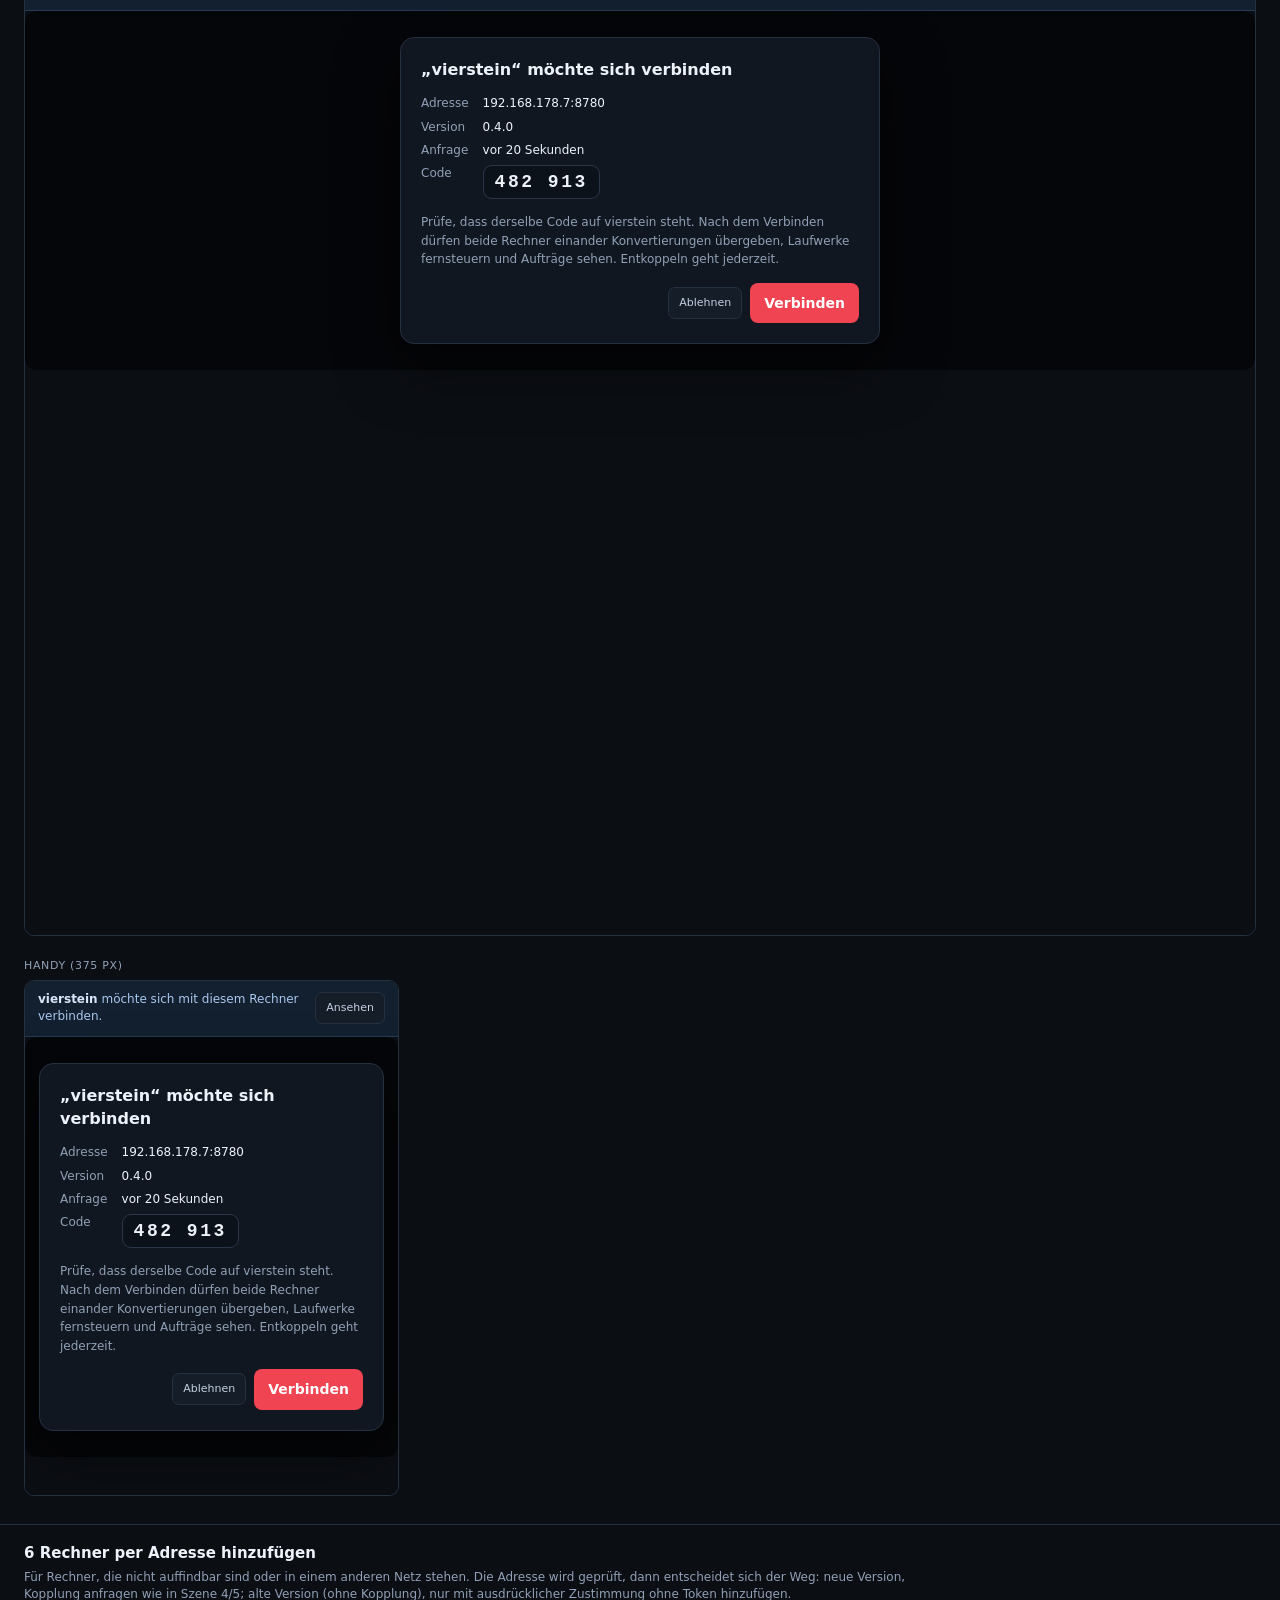
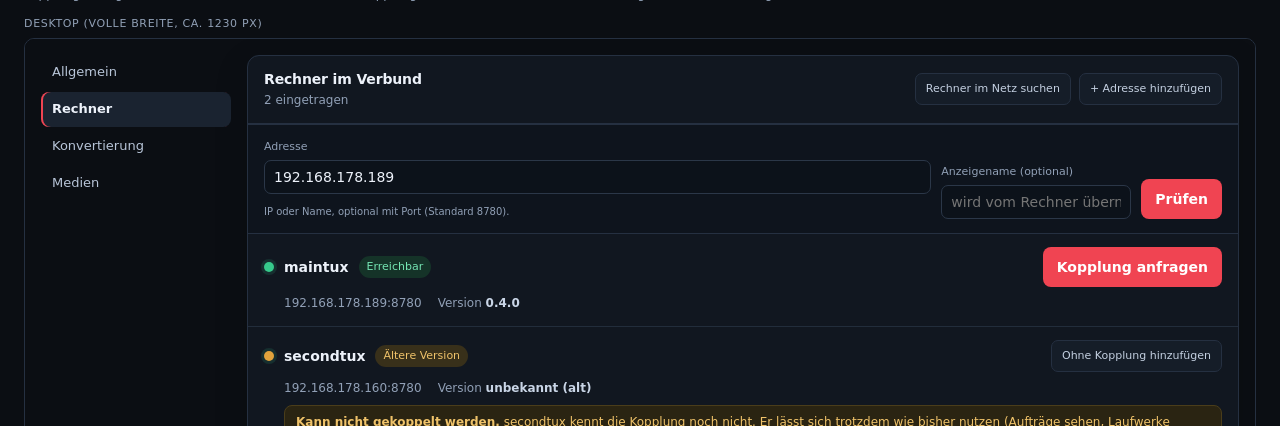
<file: docs/mockups/paket-c.html>
<!doctype html>
<html lang="de">
<head>
<meta charset="utf-8">
<meta name="viewport" content="width=device-width,initial-scale=1">
<title>Mockup Paket C – Rechner (Verbund, Erkennung, Kopplung)</title>
<link rel="stylesheet" href="../../app/static/css/base.css">
<link rel="stylesheet" href="../../app/static/css/components.css">
<link rel="stylesheet" href="../../app/static/css/layout.css">
<style>
/* ===== Mockup-Rahmen (nicht Teil der App) ===== */
.mk-head{max-width:1280px;margin:0 auto;padding:22px 24px 6px}
.mk-head h1{margin:0 0 4px;font-size:20px}
.mk-head p{margin:4px 0;color:var(--muted);font-size:12px;max-width:900px}
.mk-tabs{display:flex;gap:6px;flex-wrap:wrap;margin:14px 0 0}
.mk-tabs a{padding:7px 12px;border:1px solid var(--line);border-radius:99px;font-size:12px;color:#c4d0e1;text-decoration:none;background:#131b27}
.mk-tabs a:hover{border-color:#3a4a62}
.mk-scene{max-width:1280px;margin:0 auto;padding:18px 24px 10px;border-top:1px solid var(--line);margin-top:18px}
.mk-scene h2{margin:0 0 4px;font-size:15px}
.mk-scene .why{color:var(--muted);font-size:12px;margin:0 0 12px;max-width:900px}
.mk-frames{display:flex;gap:22px;align-items:flex-start;flex-direction:column}
.mk-frame{display:flex;flex-direction:column;gap:6px}
.mk-frame>span{font-size:11px;color:var(--muted);letter-spacing:.06em;text-transform:uppercase}
.mk-frame iframe{border:1px solid var(--line);border-radius:10px;background:var(--bg);display:block}
.mk-frame.desk{width:100%;min-width:0}
.mk-frame.desk iframe{width:100%}
.mk-frame.phone iframe{width:375px}
body.in-frame{background:var(--bg)}
body.in-frame .mk-only{display:none}
body:not(.in-frame) .scene-body{display:none}
/* Einbettung in die Einstellungsseite von PB (nur Andeutung) */
.setpage{display:grid;grid-template-columns:190px minmax(0,1fr);gap:16px;padding:16px;align-items:start}
.setnav{display:flex;flex-direction:column;gap:2px;position:sticky;top:12px}
.setnav a{padding:8px 11px;border-radius:8px;color:#b8c5d8;font-size:13px;text-decoration:none}
.setnav a.on{background:#1a2330;color:var(--text);font-weight:650;box-shadow:inset 2px 0 var(--red)}
@media(max-width:700px){.setpage{grid-template-columns:1fr;padding:12px}.setnav{flex-direction:row;overflow-x:auto;position:static}.setnav a{white-space:nowrap}}
.dim{opacity:.45;pointer-events:none}

/* ===== Ab hier: spätere css/nodes.css ===== */
.node-section{display:grid;gap:14px;min-width:0}
.node-section h3{margin:0;font-size:15px}
.node-lead{color:var(--muted);font-size:12px;margin:-6px 0 0}
.node-self{padding:14px 16px;display:grid;gap:14px}
.node-self-grid{display:grid;grid-template-columns:minmax(0,1fr) minmax(0,1.4fr);gap:16px;align-items:start}
.node-field label{display:block;font-size:11px;color:var(--muted);margin-bottom:5px}
.node-field .input{width:100%}
.node-seg{display:inline-flex;border:1px solid #2b3748;border-radius:9px;overflow:hidden;background:#0c121a;max-width:100%}
.node-seg label{margin:0;padding:8px 14px;font-size:12px;color:#b8c5d8;cursor:pointer;border-left:1px solid #2b3748;white-space:nowrap}
.node-seg label:first-child{border-left:0}
.node-seg input{position:absolute;opacity:0;pointer-events:none}
.node-seg label:has(input:checked){background:var(--red);color:#fff;font-weight:650}
.node-seg label:has(input:focus-visible){outline:2px solid #f04452;outline-offset:-2px}
.node-opt{display:flex;gap:10px;align-items:flex-start;font-size:13px}
.node-opt .help{margin:2px 0 0;font-size:11px}
.node-actionsbar{display:flex;gap:8px;flex-wrap:wrap;align-items:center;margin-left:auto}
.node-list{display:grid}
.node{padding:13px 16px;border-bottom:1px solid #222d3b;display:grid;gap:8px}
.node:last-child{border-bottom:0}
.node-head{display:flex;align-items:center;gap:10px;flex-wrap:wrap}
.node-dot{width:10px;height:10px;border-radius:50%;background:#4a5568;flex:none}
.node.on .node-dot{background:var(--green);box-shadow:0 0 0 3px #36c98b22}
.node.old .node-dot{background:var(--amber)}
.node.off{background:#0e131b}
.node.off .node-name{color:#b8c5d8}
.node-name{font-size:14px;font-weight:700;overflow-wrap:anywhere}
.node-badges{display:flex;gap:6px;flex-wrap:wrap}
.node-btns{display:flex;gap:6px;flex-wrap:wrap;margin-left:auto}
.node-meta{display:flex;gap:6px 16px;flex-wrap:wrap;color:var(--muted);font-size:12px;padding-left:20px}
.node-meta b{color:#c9d5e6;font-weight:550}
.node-facts{display:flex;gap:6px;flex-wrap:wrap;padding-left:20px}
.node-chip{font-size:11px;color:#b8c5d8;background:#182130;border:1px solid #243044;border-radius:99px;padding:3px 9px;white-space:nowrap;max-width:100%;overflow:hidden;text-overflow:ellipsis}
.node-chip.work{color:#ff8791;background:#351b24;border-color:#4a2530}
.node-note{margin:0 0 0 20px;padding:8px 11px;border-radius:8px;font-size:12px;border:1px solid #2b3748;background:#101620;color:#c4d0e1}
.node-note.warn{background:#2a2412;border-color:#4a3d1a;color:#f0c36a}
.node-note.err{background:#2c151c;border-color:#5a2a33;color:#ffb0b8}
.node-note.info{background:#12202f;border-color:#243a52;color:#a9c7ee}
.node-note strong{font-weight:650}
.node-test{color:#75e6b3}
.node-add{display:grid;grid-template-columns:minmax(0,1fr) 190px auto;gap:10px;align-items:end;padding:14px 16px;border-top:1px solid var(--line);background:#0e141d}
.node-found{display:flex;align-items:center;gap:12px;padding:12px 16px;border-bottom:1px solid #222d3b;flex-wrap:wrap}
.node-found:last-child{border-bottom:0}
.node-found .grow{flex:1 1 220px;min-width:0}
.node-found .grow small{display:block;color:var(--muted);font-size:11px;margin-top:2px}
.node-scanbar{height:5px;background:#252e3d;border-radius:9px;overflow:hidden;margin:0 16px 12px}
.node-scanbar>div{height:100%;background:var(--red);border-radius:9px}
.node-scan-head{padding:12px 16px 10px;display:flex;gap:10px;align-items:center;flex-wrap:wrap;font-size:12px;color:var(--muted)}
.node-scan-head .spin{width:16px;height:16px;border-radius:50%;border:3px solid #3a2a31;border-top-color:var(--red);flex:none;animation:nodespin 1s linear infinite}
@keyframes nodespin{to{transform:rotate(360deg)}}
.node-code{font:700 22px/1 ui-monospace,SFMono-Regular,Menlo,monospace;letter-spacing:.14em;color:var(--text);background:#0c121a;border:1px solid #2b3748;border-radius:9px;padding:10px 14px;display:inline-block}
.node-banner{display:flex;align-items:center;gap:12px;flex-wrap:wrap;padding:10px 24px;font-size:12px;background:#12202f;color:#a9c7ee;border-bottom:1px solid #243a52}
.node-banner strong{color:#d8e6fa}
.node-banner .grow{flex:1 1 240px}
.node-dlg{width:min(480px,100%);margin:0 auto;border:1px solid var(--line);border-radius:14px;background:var(--panel);box-shadow:0 20px 60px #0008}
.node-dlg form,.node-dlg .body{padding:20px;display:grid;gap:14px}
.node-dlg h3{margin:0;font-size:16px}
.node-dlg dl{display:grid;grid-template-columns:auto 1fr;gap:6px 14px;margin:0;font-size:12px}
.node-dlg dt{color:var(--muted)}
.node-dlg dd{margin:0;overflow-wrap:anywhere}
.node-veil{background:rgba(0,0,0,.55);padding:26px 14px;border-radius:12px}
.node-two{display:grid;grid-template-columns:1fr 1fr;gap:18px}
.node-sidetitle{font-size:11px;letter-spacing:.06em;text-transform:uppercase;color:var(--muted);margin:0 0 8px}
.node-steps{margin:0;padding-left:18px;color:var(--muted);font-size:12px;display:grid;gap:4px}
.node-steps b{color:#c9d5e6;font-weight:600}
@media(max-width:760px){
  .node-self-grid{grid-template-columns:1fr}
  .node-add{grid-template-columns:1fr}
  .node-two{grid-template-columns:1fr}
  .node-btns{margin-left:20px;width:100%}
  .node-btns .secondary{flex:1 1 auto;text-align:center}
  .node-actionsbar{margin-left:0;width:100%}
  .node-actionsbar .secondary{flex:1 1 auto;text-align:center}
  .node-banner{padding:10px 13px}
  .node-seg label{padding:8px 11px}
}
</style>
</head>
<body>

<!-- ===================== Übersicht (Doppelklick öffnet diese Seite) ===================== -->
<div class="mk-only">
  <div class="mk-head">
    <h1>Mockup Paket C: Rechner im Verbund</h1>
    <p>Neuer Abschnitt <b>„Rechner“</b> auf der Einstellungsseite (Rahmen und Navigation: Paket B, hier nur angedeutet). Jede Szene steht oben in Desktop-Breite und darunter in 375 px (echte Rahmen, die Seite reagiert wirklich auf die Breite). Farben und Bausteine stammen aus <code>base.css</code>/<code>components.css</code>.</p>
    <p>Gezeigt: Betriebsart und Auffindbarkeit, Rechnerliste mit Zustand/Version/Laufwerken/Last, „Rechner im Netz suchen“, Kopplung mit Bestätigung auf dem anderen Rechner, manuelles Hinzufügen, und alle Sonderzustände (offline, ältere Version, nicht gekoppelt, Gegenseite hat entkoppelt).</p>
    <nav class="mk-tabs">
      <a href="#sz-liste">1 Rechnerliste</a><a href="#sz-eigen">2 Eigenständig</a><a href="#sz-suche">3 Im Netz suchen</a>
      <a href="#sz-kopplung-a">4 Kopplung: anfragende Seite</a><a href="#sz-kopplung-b">5 Kopplung: bestätigende Seite</a>
      <a href="#sz-hinzu">6 Per Adresse hinzufügen</a><a href="#sz-zustaende">7 Sonderzustände</a>
    </nav>
  </div>
  <div id="overview"></div>
</div>

<!-- ===================== Szenen (jede wird in einem Rahmen gezeigt) ===================== -->
<div class="scene-body" id="scene-liste" data-title="1 Rechnerliste" data-why="Normalfall im Verbund: Dieser Rechner oben (Name, Betriebsart, auffindbar), darunter die Liste. Jede Zeile zeigt Zustand, Adresse, online seit, Version, Laufwerke, Kerne/RAM und laufende Arbeit. Die Knöpfe je Rechner: Verbindung testen, Umbenennen, Entkoppeln, Entfernen.">
  <div class="setpage"><nav class="setnav"><a href="#">Allgemein</a><a class="on" href="#">Rechner</a><a href="#">Konvertierung</a><a href="#">Medien</a></nav>
  <div class="node-section">
    <h3>Rechner</h3>
    <p class="node-lead">Mehrere Installationen von Spindle bilden einen Verbund: gemeinsame Aufträge, Übergabe von Konvertierungen, Fernsteuerung der Laufwerke.</p>
    <section class="panel node-self">
      <div class="node-self-grid">
        <div class="node-field"><label for="n1">Name dieses Rechners</label><input class="input" id="n1" value="vierstein"><p class="help">So sehen ihn die anderen Rechner. Standard: der Hostname.</p></div>
        <div class="node-field"><label>Betriebsart</label>
          <div class="node-seg" role="radiogroup" aria-label="Betriebsart"><label><input type="radio" name="m1" checked>Im Verbund</label><label><input type="radio" name="m1">Eigenständig</label></div>
          <p class="help">Eigenständig: keine anderen Rechner, keine Suche, keine Verbund-Knöpfe.</p></div>
      </div>
      <label class="node-opt"><input class="check" type="checkbox" checked><span>Im Netz auffindbar<p class="help">Andere Rechner können diesen hier bei „Rechner im Netz suchen“ finden und eine Kopplung anfragen. Gekoppelt wird nur nach deiner Bestätigung. Aus = nur per Adresse erreichbar.</p></span></label>
      <p class="help" style="margin:0">Name, Betriebsart und Auffindbarkeit speichert der Speichern-Knopf der Einstellungsseite (Paket B). Die Liste unten wirkt sofort.</p>
    </section>

    <section class="panel">
      <div class="panel-head"><div><h2>Rechner im Verbund</h2><span class="sub">3 eingetragen · 2 online</span></div>
        <div class="node-actionsbar"><button class="secondary">Rechner im Netz suchen</button><button class="secondary">+ Adresse hinzufügen</button></div></div>
      <div class="node-list">
        <article class="node on">
          <div class="node-head"><span class="node-dot" title="Online"></span><span class="node-name">maintux</span><span class="node-badges"><span class="st ok">Gekoppelt</span></span>
            <div class="node-btns"><button class="secondary">Verbindung testen</button><button class="secondary">Umbenennen</button><button class="secondary danger">Entkoppeln</button></div></div>
          <div class="node-meta"><span>192.168.178.189:8780</span><span>online seit <b>3 Tagen</b></span><span>Version <b>0.4.0</b></span></div>
          <div class="node-facts"><span class="node-chip">Kein Laufwerk</span><span class="node-chip">32 Threads · 31 GB RAM</span><span class="node-chip">Last 4,1</span><span class="node-chip work">Konvertiert 2 Dateien · 56 %</span><span class="node-chip">x265 · x264 · AV1</span></div>
        </article>
        <article class="node on">
          <div class="node-head"><span class="node-dot"></span><span class="node-name">wohnzimmer-pi</span><span class="node-badges"><span class="st ok">Gekoppelt</span></span>
            <div class="node-btns"><button class="secondary">Verbindung testen</button><button class="secondary">Umbenennen</button><button class="secondary danger">Entkoppeln</button></div></div>
          <div class="node-meta"><span>192.168.178.52:8780</span><span>online seit <b>5 Std.</b></span><span>Version <b>0.4.0</b></span></div>
          <div class="node-facts"><span class="node-chip">1 Laufwerk · MATSHITA BD-MLT UJ240AS</span><span class="node-chip">4 Kerne · 7 GB RAM</span><span class="node-chip work">Rippt „The Walking Dead – Disc 2“ · 38 %</span></div>
        </article>
        <article class="node off old">
          <div class="node-head"><span class="node-dot"></span><span class="node-name">secondtux</span><span class="node-badges"><span class="st">Offline</span><span class="st warn">Ältere Version</span></span>
            <div class="node-btns"><button class="secondary">Verbindung testen</button><button class="secondary">Umbenennen</button><button class="secondary danger">Entfernen</button></div></div>
          <div class="node-meta"><span>192.168.178.160:8780</span><span>zuletzt gesehen <b>vor 2 Std.</b></span><span>Version <b>unbekannt (alt)</b></span></div>
        </article>
      </div>
    </section>
  </div></div>
</div>

<div class="scene-body" id="scene-eigen" data-title="2 Eigenständig" data-why="Betriebsart „Eigenständig“: Die Liste bleibt gespeichert, ruht aber. Es wird nichts abgefragt, nichts gesucht, der Rechner ist nicht auffindbar, und in der Oberfläche verschwinden Verbund-Elemente (Übergabe, Rechner-Auswahl, fremde Laufwerke und Aufträge).">
  <div class="setpage"><nav class="setnav"><a href="#">Allgemein</a><a class="on" href="#">Rechner</a><a href="#">Konvertierung</a><a href="#">Medien</a></nav>
  <div class="node-section">
    <h3>Rechner</h3>
    <section class="panel node-self">
      <div class="node-self-grid">
        <div class="node-field"><label for="n2">Name dieses Rechners</label><input class="input" id="n2" value="vierstein"></div>
        <div class="node-field"><label>Betriebsart</label>
          <div class="node-seg" role="radiogroup" aria-label="Betriebsart"><label><input type="radio" name="m2">Im Verbund</label><label><input type="radio" name="m2" checked>Eigenständig</label></div></div>
      </div>
      <p class="node-note info" style="margin:0"><strong>Eigenständiger Betrieb.</strong> Dieser Rechner arbeitet für sich: keine Verbindung zu anderen Rechnern, nicht auffindbar, keine Verbund-Knöpfe. Die Liste unten (3 Rechner) bleibt gespeichert und wird beim Zurückschalten wieder aktiv.</p>
      <label class="node-opt dim"><input class="check" type="checkbox" disabled><span>Im Netz auffindbar<p class="help">Nur im Verbund möglich.</p></span></label>
      <p class="help" style="margin:0">Name, Betriebsart und Auffindbarkeit speichert der Speichern-Knopf der Einstellungsseite (Paket B). Die Liste unten wirkt sofort.</p>
    </section>
    <section class="panel dim" aria-disabled="true">
      <div class="panel-head"><div><h2>Rechner im Verbund</h2><span class="sub">ruht · 3 eingetragen</span></div></div>
      <div class="node-list">
        <article class="node off"><div class="node-head"><span class="node-dot"></span><span class="node-name">maintux</span><span class="node-badges"><span class="st">Gekoppelt</span></span></div><div class="node-meta"><span>192.168.178.189:8780</span></div></article>
        <article class="node off"><div class="node-head"><span class="node-dot"></span><span class="node-name">secondtux</span><span class="node-badges"><span class="st">Ältere Version</span></span></div><div class="node-meta"><span>192.168.178.160:8780</span></div></article>
      </div>
    </section>
  </div></div>
</div>

<div class="scene-body" id="scene-suche" data-title="3 Rechner im Netz suchen" data-why="Der Knopf durchsucht das eigene Netz (/24) aktiv nach Spindle. Gefunden werden nur Rechner, auf denen „Im Netz auffindbar“ an ist. Ergebnisse erscheinen live; „Verbinden“ startet die Kopplung (Szene 4/5). Optional: laufende Suche im Hintergrund (Hinweis in der Kopfzeile, wenn etwas Neues gefunden wurde).">
  <div class="setpage"><nav class="setnav"><a href="#">Allgemein</a><a class="on" href="#">Rechner</a><a href="#">Konvertierung</a><a href="#">Medien</a></nav>
  <div class="node-section">
    <section class="panel">
      <div class="panel-head"><div><h2>Rechner im Netz suchen</h2><span class="sub">Netz 192.168.178.0/24 · Port 8780</span></div>
        <div class="node-actionsbar"><button class="secondary">Abbrechen</button></div></div>
      <div class="node-scan-head"><span class="spin"></span><span>Suche läuft … 187 von 254 Adressen geprüft</span></div>
      <div class="node-scanbar"><div style="width:73%"></div></div>
      <div class="node-list">
        <div class="node-found"><span class="node-dot" style="background:var(--green)"></span>
          <div class="grow"><strong>maintux</strong><small>192.168.178.189:8780 · Version 0.4.0 · 32 Threads · 31 GB RAM</small></div>
          <button class="primary" style="width:auto">Verbinden</button></div>
        <div class="node-found"><span class="node-dot" style="background:var(--green)"></span>
          <div class="grow"><strong>wohnzimmer-pi</strong><small>192.168.178.52:8780 · Version 0.4.0 · 4 Kerne · 7 GB RAM</small></div>
          <button class="primary" style="width:auto">Verbinden</button></div>
        <div class="node-found"><span class="node-dot" style="background:#4a5568"></span>
          <div class="grow"><strong>vierstein</strong><small>192.168.178.7:8780 · dieser Rechner</small></div>
          <span class="st">Das bist du</span></div>
      </div>
    </section>
    <p class="node-note info" style="margin:0"><strong>Nicht gefunden?</strong> Ein Rechner taucht nur auf, wenn bei ihm unter Einstellungen › Rechner „Im Netz auffindbar“ eingeschaltet ist. Rechner mit älterer Version (z. B. secondtux) lassen sich nur per Adresse hinzufügen. Läuft dieser Rechner in Docker, durchsucht er das Netz, über das du die Seite aufgerufen hast (192.168.178.0/24); ein anderes Netz kannst du unter „Netz für die Suche“ eintragen.</p>
    <div class="node-field"><label for="n3">Netz für die Suche (optional)</label><input class="input" id="n3" placeholder="automatisch, z. B. 192.168.178.0/24, 10.0.0.0/24"></div>
    <label class="node-opt"><input class="check" type="checkbox"><span>Im Hintergrund regelmäßig suchen<p class="help">Alle 10 Minuten. Neue Rechner werden nur vorgeschlagen, nie automatisch verbunden.</p></span></label>
  </div></div>
</div>

<div class="scene-body" id="scene-kopplung-a" data-title="4 Kopplung: auf dem anfragenden Rechner (vierstein)" data-why="Nach „Verbinden“ wartet die Zeile auf die Bestätigung des anderen Rechners. Beide Seiten zeigen denselben Code; wer ihn vergleicht, erkennt eine fremde Anfrage. Läuft nach 10 Minuten ohne Antwort ab. Abbrechen jederzeit möglich.">
  <div class="setpage"><nav class="setnav"><a href="#">Allgemein</a><a class="on" href="#">Rechner</a><a href="#">Konvertierung</a><a href="#">Medien</a></nav>
  <div class="node-section">
    <section class="panel">
      <div class="panel-head"><div><h2>Rechner im Verbund</h2><span class="sub">1 eingetragen · 1 Kopplung offen</span></div></div>
      <div class="node-list">
        <article class="node">
          <div class="node-head"><span class="node-dot" style="background:var(--amber)"></span><span class="node-name">maintux</span><span class="node-badges"><span class="st warn">Wartet auf Bestätigung</span></span>
            <div class="node-btns"><button class="secondary">Anfrage zurückziehen</button></div></div>
          <div class="node-meta"><span>192.168.178.189:8780</span><span>Version <b>0.4.0</b></span></div>
          <p class="node-note info"><strong>Bitte auf maintux bestätigen.</strong> Dort erscheint die Anfrage „vierstein möchte sich verbinden“ mit diesem Code:
            <span style="display:block;margin-top:8px"><span class="node-code">482 913</span></span></p>
        </article>
      </div>
    </section>
  </div></div>
</div>

<div class="scene-body" id="scene-kopplung-b" data-title="5 Kopplung: auf dem bestätigenden Rechner (maintux)" data-why="Auf dem angefragten Rechner erscheint auf jeder Seite ein Hinweis in der Kopfzeile und ein Bestätigungsdialog. Ohne Bestätigung passiert nichts; „Ablehnen“ sagt dem anderen Rechner Bescheid. Mit „Verbinden“ tauschen beide ein gemeinsames Token aus; danach tragen alle Aufrufe zwischen den beiden dieses Token (funktioniert auch bei gesetztem Passwortschutz).">
  <div class="node-banner"><span class="grow"><strong>vierstein</strong> möchte sich mit diesem Rechner verbinden.</span><button class="secondary">Ansehen</button></div>
  <div class="node-veil">
    <div class="node-dlg" role="dialog" aria-labelledby="kd1"><div class="body">
      <h3 id="kd1">„vierstein“ möchte sich verbinden</h3>
      <dl><dt>Adresse</dt><dd>192.168.178.7:8780</dd><dt>Version</dt><dd>0.4.0</dd><dt>Anfrage</dt><dd>vor 20 Sekunden</dd><dt>Code</dt><dd><span class="node-code" style="font-size:18px;padding:7px 11px">482 913</span></dd></dl>
      <p class="help" style="margin:0;font-size:12px">Prüfe, dass derselbe Code auf vierstein steht. Nach dem Verbinden dürfen beide Rechner einander Konvertierungen übergeben, Laufwerke fernsteuern und Aufträge sehen. Entkoppeln geht jederzeit.</p>
      <div class="rowend"><button class="secondary">Ablehnen</button><button class="primary" style="width:auto">Verbinden</button></div>
    </div></div>
  </div>
</div>

<div class="scene-body" id="scene-hinzu" data-title="6 Rechner per Adresse hinzufügen" data-why="Für Rechner, die nicht auffindbar sind oder in einem anderen Netz stehen. Die Adresse wird geprüft, dann entscheidet sich der Weg: neue Version, Kopplung anfragen wie in Szene 4/5; alte Version (ohne Kopplung), nur mit ausdrücklicher Zustimmung ohne Token hinzufügen.">
  <div class="setpage"><nav class="setnav"><a href="#">Allgemein</a><a class="on" href="#">Rechner</a><a href="#">Konvertierung</a><a href="#">Medien</a></nav>
  <div class="node-section">
    <section class="panel">
      <div class="panel-head"><div><h2>Rechner im Verbund</h2><span class="sub">2 eingetragen</span></div>
        <div class="node-actionsbar"><button class="secondary">Rechner im Netz suchen</button><button class="secondary">+ Adresse hinzufügen</button></div></div>
      <div class="node-add">
        <div class="node-field"><label for="a1">Adresse</label><input class="input" id="a1" value="192.168.178.189"><p class="help">IP oder Name, optional mit Port (Standard 8780).</p></div>
        <div class="node-field"><label for="a2">Anzeigename (optional)</label><input class="input" id="a2" placeholder="wird vom Rechner übernommen"></div>
        <button class="primary" style="width:auto">Prüfen</button>
      </div>
      <div class="node-list">
        <article class="node on" style="border-top:1px solid var(--line)">
          <div class="node-head"><span class="node-dot"></span><span class="node-name">maintux</span><span class="node-badges"><span class="st ok">Erreichbar</span></span>
            <div class="node-btns"><button class="primary" style="width:auto">Kopplung anfragen</button></div></div>
          <div class="node-meta"><span>192.168.178.189:8780</span><span>Version <b>0.4.0</b></span></div>
        </article>
        <article class="node on">
          <div class="node-head"><span class="node-dot" style="background:var(--amber)"></span><span class="node-name">secondtux</span><span class="node-badges"><span class="st warn">Ältere Version</span></span>
            <div class="node-btns"><button class="secondary">Ohne Kopplung hinzufügen</button></div></div>
          <div class="node-meta"><span>192.168.178.160:8780</span><span>Version <b>unbekannt (alt)</b></span></div>
          <p class="node-note warn"><strong>Kann nicht gekoppelt werden.</strong> secondtux kennt die Kopplung noch nicht. Er lässt sich trotzdem wie bisher nutzen (Aufträge sehen, Laufwerke steuern, Übergabe), aber ohne Token und ohne neuere Funktionen; Passwortschutz dort würde den Zugriff verhindern.</p>
        </article>
      </div>
    </section>
  </div></div>
</div>

<div class="scene-body" id="scene-zustaende" data-title="7 Sonderzustände der Rechnerzeilen" data-why="Wie jede Zeile aussieht, wenn etwas nicht stimmt. Jeder Zustand nennt Grund und nächsten Schritt; Funktionen, die der Rechner nicht kann, sind in der übrigen Oberfläche ausgegraut (z. B. Übergabe, neue Konvertier-Einstellungen).">
  <div class="setpage"><nav class="setnav"><a href="#">Allgemein</a><a class="on" href="#">Rechner</a><a href="#">Konvertierung</a><a href="#">Medien</a></nav>
  <div class="node-section">
    <section class="panel">
      <div class="node-list">
        <article class="node off">
          <div class="node-head"><span class="node-dot"></span><span class="node-name">maintux</span><span class="node-badges"><span class="st">Offline</span><span class="st ok">Gekoppelt</span></span>
            <div class="node-btns"><button class="secondary">Verbindung testen</button><button class="secondary">Umbenennen</button><button class="secondary danger">Entkoppeln</button></div></div>
          <div class="node-meta"><span>192.168.178.189:8780</span><span>zuletzt gesehen <b>vor 2 Std.</b></span><span>Version <b>0.4.0</b></span></div>
          <p class="node-note">Nicht erreichbar (Zeitüberschreitung). Rechner aus, im Ruhezustand oder Netzwerk getrennt? Die Kopplung bleibt bestehen, sobald er wieder da ist, geht es weiter.</p>
        </article>
        <article class="node on old">
          <div class="node-head"><span class="node-dot"></span><span class="node-name">secondtux</span><span class="node-badges"><span class="st warn">Ältere Version</span></span>
            <div class="node-btns"><button class="secondary">Verbindung testen</button><button class="secondary">Umbenennen</button><button class="secondary danger">Entfernen</button></div></div>
          <div class="node-meta"><span>192.168.178.160:8780</span><span>online seit <b>9 Tagen</b></span><span>Version <b>unbekannt (alt)</b></span></div>
          <div class="node-facts"><span class="node-chip">1 Laufwerk · ASUS BW-16D1HT</span><span class="node-chip">4 Kerne</span><span class="node-chip">nur x265</span></div>
          <p class="node-note warn">Läuft noch auf dem alten Stand: ohne Kopplung und ohne Fähigkeitsmeldung. Aufträge sehen, Übergabe und Fernsteuerung gehen wie bisher; neue Konvertier-Einstellungen (Codec, AV1 …) sind für diesen Rechner ausgegraut.</p>
        </article>
        <article class="node on">
          <div class="node-head"><span class="node-dot"></span><span class="node-name">vierstein</span><span class="node-badges"><span class="st warn">Nicht gekoppelt</span></span>
            <div class="node-btns"><button class="primary" style="width:auto">Koppeln</button><button class="secondary">Umbenennen</button><button class="secondary danger">Entfernen</button></div></div>
          <div class="node-meta"><span>192.168.178.7:8780</span><span>online seit <b>3 Tagen</b></span><span>Version <b>0.4.0</b></span></div>
          <p class="node-note info">Aus der früheren Einstellung <code>PEERS</code> übernommen und wie bisher ohne Prüfung genutzt. „Koppeln“ ersetzt das durch ein Token, das nur ihr beide kennt.</p>
        </article>
        <article class="node on">
          <div class="node-head"><span class="node-dot" style="background:var(--amber)"></span><span class="node-name">wohnzimmer-pi</span><span class="node-badges"><span class="st warn">Kopplung gelöst</span></span>
            <div class="node-btns"><button class="primary" style="width:auto">Neu koppeln</button><button class="secondary danger">Entfernen</button></div></div>
          <div class="node-meta"><span>192.168.178.52:8780</span><span>online seit <b>5 Std.</b></span><span>Version <b>0.4.0</b></span></div>
          <p class="node-note err">wohnzimmer-pi hat die Kopplung gelöst oder abgelehnt. Aufträge und Fernsteuerung sind aus, bis ihr euch neu koppelt.</p>
        </article>
      </div>
    </section>
  </div></div>
</div>

<script>
(function(){
  const q = new URLSearchParams(location.search), s = q.get('s');
  if(s){
    document.body.classList.add('in-frame');
    document.querySelectorAll('.scene-body').forEach(e => { e.style.display = e.id === 'scene-' + s ? 'block' : 'none'; });
    const sendH = () => parent.postMessage({mkScene: s, h: document.documentElement.scrollHeight}, '*');
    addEventListener('load', sendH); new ResizeObserver(sendH).observe(document.body);
    return;
  }
  const ov = document.getElementById('overview'), frames = {};
  document.querySelectorAll('.scene-body').forEach(e => {
    const id = e.id.replace('scene-', ''), sec = document.createElement('section');
    sec.className = 'mk-scene'; sec.id = 'sz-' + id;
    sec.innerHTML = `<h2>${e.dataset.title}</h2><p class="why">${e.dataset.why}</p><div class="mk-frames">
      <div class="mk-frame desk"><span>Desktop (volle Breite, ca. 1230 px)</span><iframe title="Desktop" data-s="${id}" src="?s=${id}" style="height:520px"></iframe></div>
      <div class="mk-frame phone"><span>Handy (375 px)</span><iframe title="Handy" data-s="${id}" src="?s=${id}" style="height:520px"></iframe></div></div>`;
    ov.append(sec);
  });
  addEventListener('message', ev => {
    if(!ev.data || !ev.data.mkScene) return;
    document.querySelectorAll(`iframe[data-s="${ev.data.mkScene}"]`).forEach(f => { if(f.contentWindow === ev.source) f.style.height = ev.data.h + 'px'; });
  });
})();
</script>
</body>
</html>
</file>
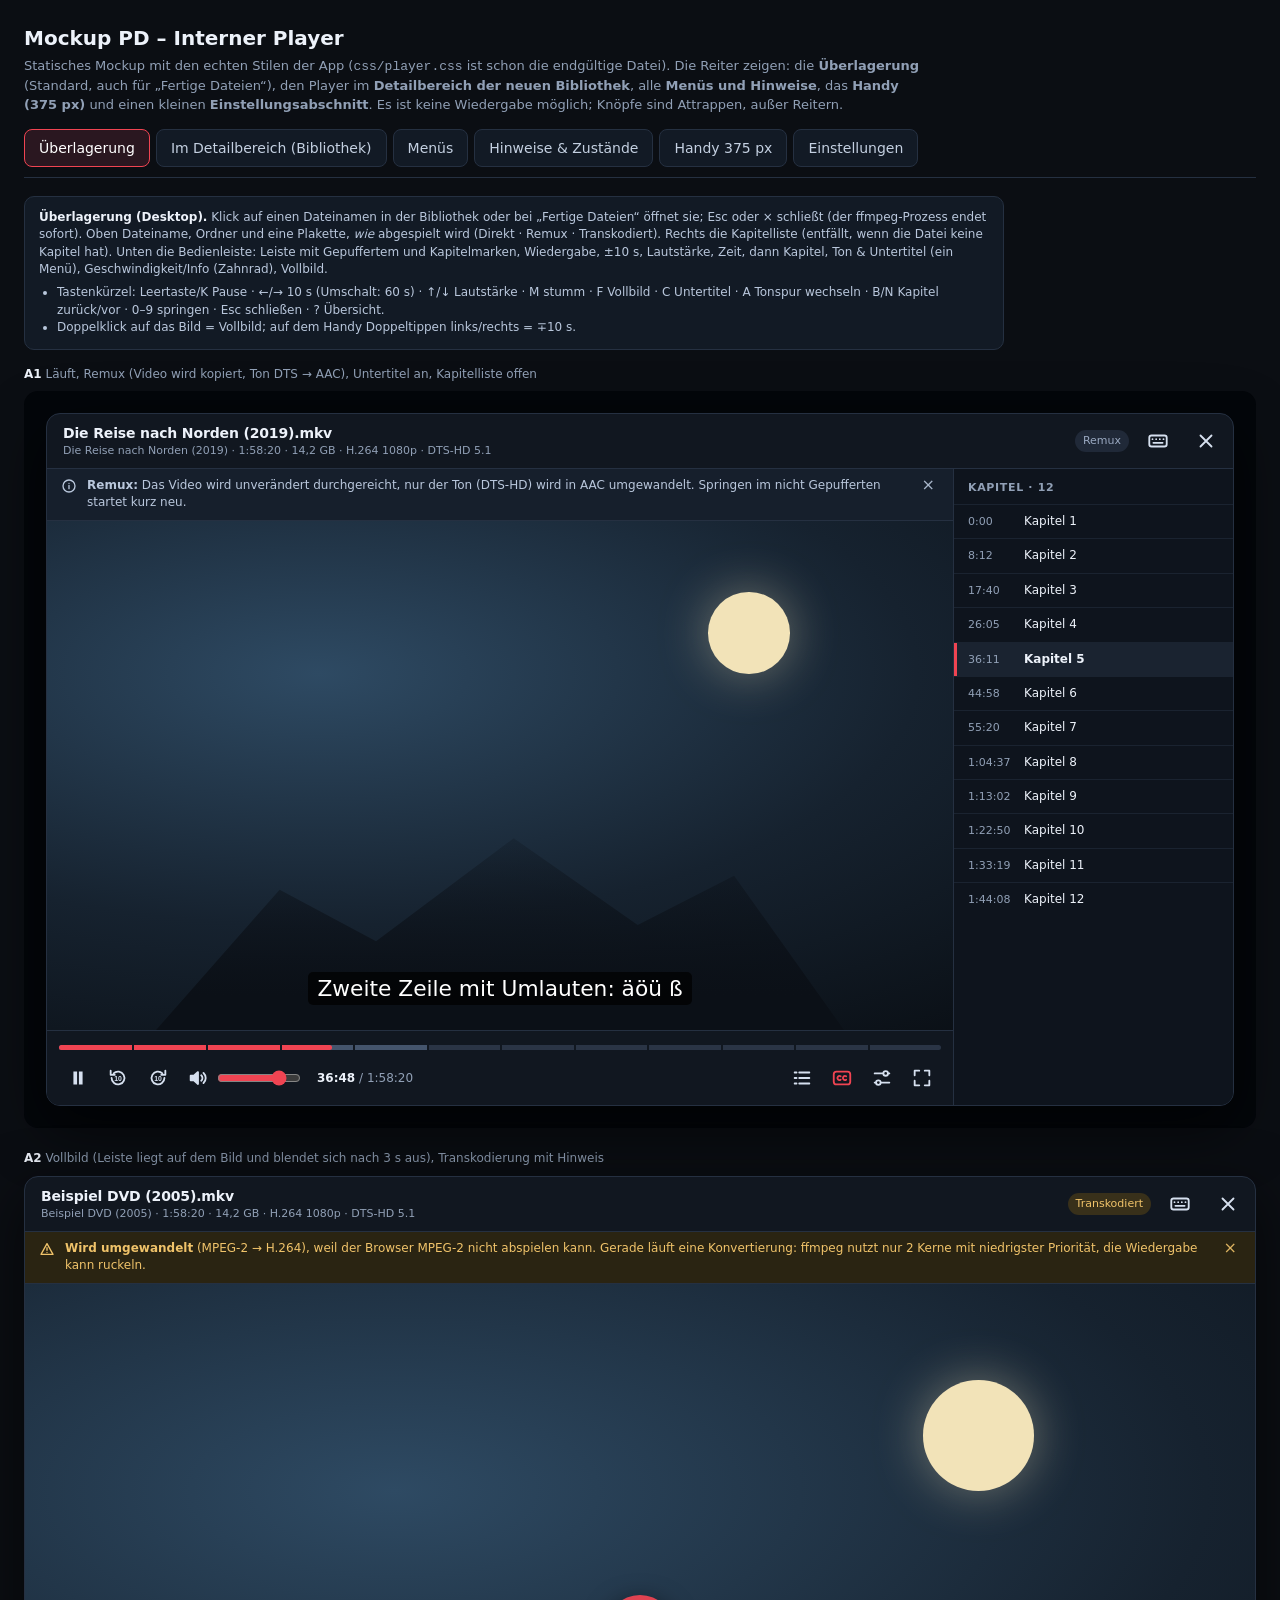
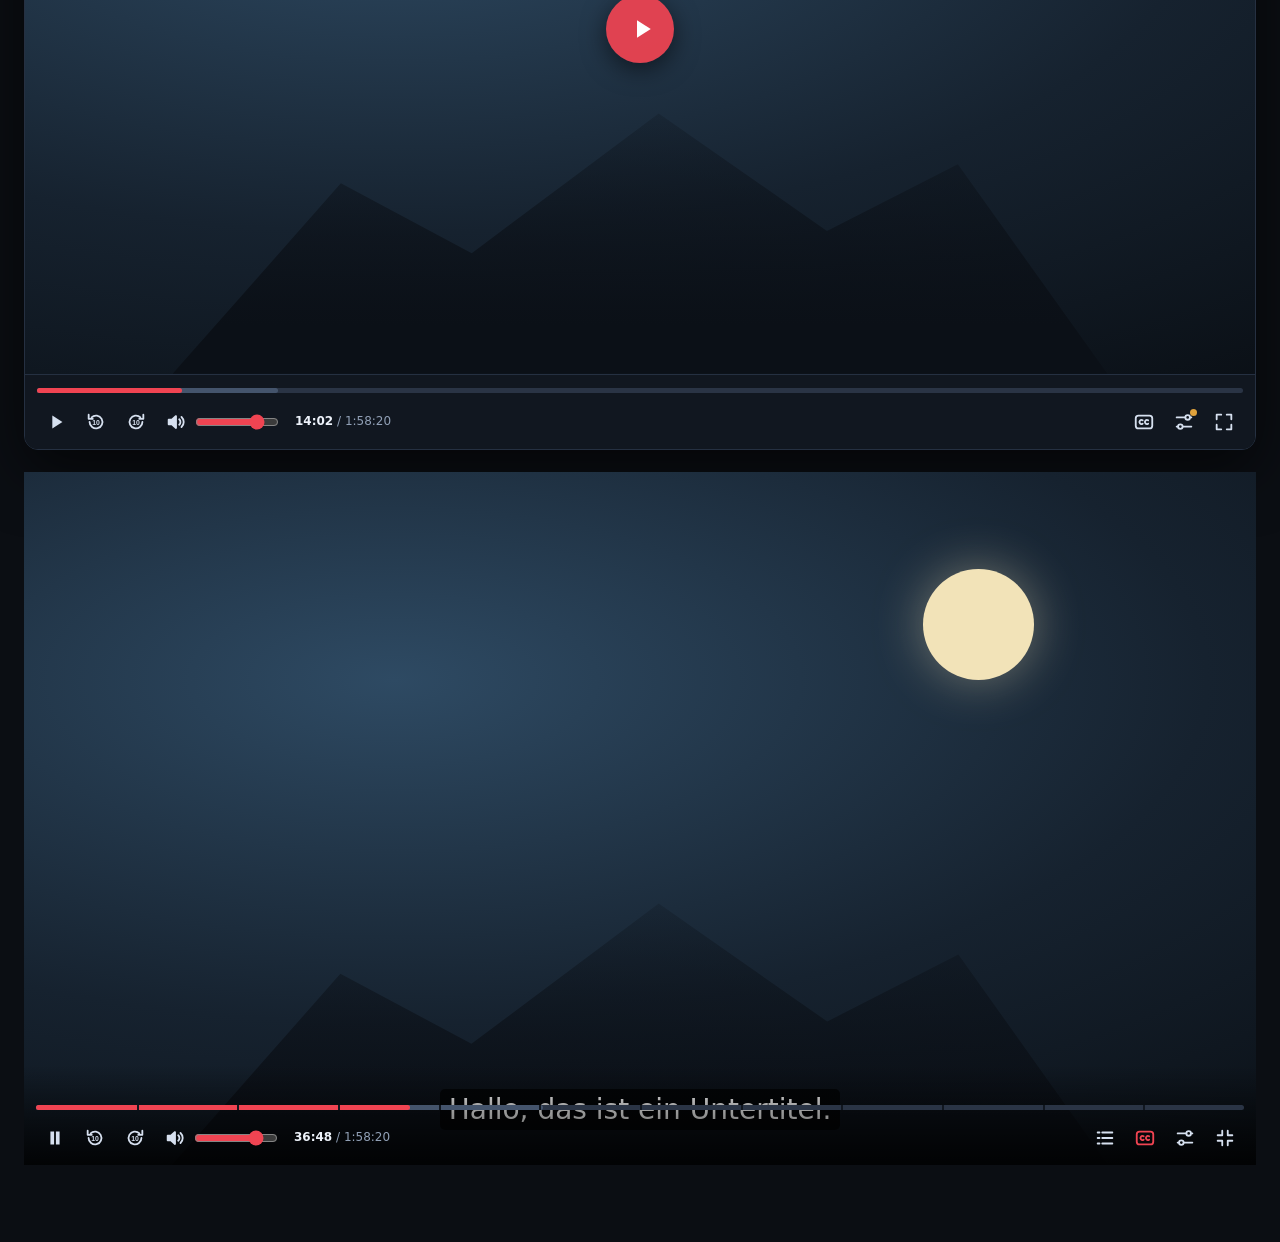
<file: docs/mockups/paket-d.html>
<!doctype html>
<html lang="de">
<head>
<meta charset="utf-8">
<meta name="viewport" content="width=device-width,initial-scale=1">
<title>Mockup PD – Interner Player</title>
<link rel="stylesheet" href="../../app/static/css/base.css">
<link rel="stylesheet" href="../../app/static/css/layout.css">
<link rel="stylesheet" href="../../app/static/css/components.css">
<link rel="stylesheet" href="../../app/static/css/shell.css">
<link rel="stylesheet" href="../../app/static/css/library.css">
<link rel="stylesheet" href="../../app/static/css/player.css">
<style>
/* Nur für dieses Mockup (nicht Teil der App) */
body{padding-bottom:60px}
@media(max-width:700px){.mk{padding:14px 10px}.dev{max-width:100%}.gal>div,.gal>div>div{max-width:100%}.gal>div[style]{width:100%!important}}
.mk{max-width:1320px;margin:0 auto;padding:18px 24px}
.mk h1{font-size:20px;margin:6px 0 4px}
.mk .lead{color:var(--muted);font-size:13px;max-width:900px;margin:0 0 14px}
.tabs{display:flex;gap:6px;flex-wrap:wrap;margin:14px 0 18px;border-bottom:1px solid var(--line);padding-bottom:10px}
.tabs button{border:1px solid var(--line);background:#121a25;color:#c4d0e1;border-radius:8px;padding:8px 14px}
.tabs button[aria-selected=true]{border-color:var(--red);color:#fff;background:#2a1720}
.sec{display:none}.sec.on{display:block}
.note{background:#121a25;border:1px solid var(--line);border-radius:10px;padding:12px 14px;font-size:12px;color:#b9c7dc;margin:0 0 16px;max-width:980px}
.note b{color:var(--text)}
.note ul{margin:6px 0 0;padding-left:18px}
.cap{font-size:12px;color:var(--muted);margin:0 0 8px}
.cap b{color:var(--text)}
.gal{display:flex;flex-wrap:wrap;gap:22px;align-items:flex-start}
.gal>div{min-width:0}
.dev{width:375px;border:1px solid #33425a;border-radius:22px;overflow:hidden;background:var(--bg);box-shadow:var(--shadow)}
.dev .scr{height:760px;position:relative;overflow:hidden;display:flex;flex-direction:column}
.dev .player-window{height:100%;border:0;border-radius:0;width:100%;max-height:none}
.dev .player-overlay{position:absolute;padding:0;place-items:stretch}
.pic{position:absolute;inset:0;background:radial-gradient(120% 90% at 30% 30%,#2e4a63 0,#16222f 55%,#0a0f15 100%)}
.pic:before{content:"";position:absolute;left:12%;right:12%;bottom:0;height:46%;background:linear-gradient(#0000,#0b1017 85%);clip-path:polygon(0 100%,18% 40%,32% 62%,52% 18%,70% 55%,84% 34%,100% 100%)}
.pic:after{content:"";position:absolute;right:18%;top:14%;width:9%;aspect-ratio:1;border-radius:50%;background:#f2e3b8;box-shadow:0 0 50px #f2e3b866}
.frame{width:100%;max-width:1240px}
.bd{background:rgba(2,4,8,.8);border-radius:14px;padding:22px;display:grid;place-items:center}
@media(max-width:700px){.bd{padding:0;background:none}}
/* Bibliotheks-Attrappe (gehört PF; hier nur als Rahmen für den Player) */
.lib{display:grid;grid-template-columns:200px minmax(0,1fr) 400px;gap:0;border:1px solid var(--line);border-radius:12px;overflow:hidden;background:var(--panel)}
.lib>div{min-width:0}
.lib .fl{padding:12px;border-right:1px solid var(--line);font-size:12px;display:grid;gap:4px;align-content:start}
.lib .fl span{padding:6px 8px;border-radius:6px;color:#b9c7dc}.lib .fl span.a{background:#1a2330;color:#fff}
.lib .ls{padding:0}
.lib .ls .r{display:flex;gap:10px;align-items:center;padding:9px 14px;border-bottom:1px solid #222d3b;font-size:12px}
.lib .ls .r.sel{background:#151e2a;box-shadow:inset 3px 0 var(--red)}
.lib .ls .r b{font-weight:600;flex:1;min-width:0;overflow:hidden;text-overflow:ellipsis;white-space:nowrap}
.lib .dt{border-left:1px solid var(--line);background:var(--panel2);display:flex;flex-direction:column}
.lib .dt .d{padding:12px 14px;font-size:12px;color:#b9c7dc;display:grid;gap:6px}
.lib .dt .d b{color:var(--text)}
.lib .dt .player.alone{border:0;border-radius:0;border-bottom:1px solid var(--line)}
.ph{border:1px dashed #33425a;border-radius:8px;padding:8px 10px;color:var(--muted);font-size:11px}
.sheet{padding:14px 16px;display:grid;gap:10px;font-size:12px;color:#b9c7dc}
.set{max-width:640px}
.set .fld{display:grid;gap:5px;margin-bottom:12px;font-size:12px}
.set label{color:var(--muted)}
@media(max-width:1100px){.lib{grid-template-columns:1fr}.lib .fl{display:none}.lib .dt{border-left:0;border-top:1px solid var(--line)}}
</style>
</head>
<body>
<svg class="player-icons" aria-hidden="true">
  <symbol id="pi-play" viewBox="0 0 24 24"><path d="M8 5v14l11-7z" fill="currentColor" stroke="none"/></symbol>
  <symbol id="pi-pause" viewBox="0 0 24 24"><path d="M7 5h4v14H7zM13 5h4v14h-4z" fill="currentColor" stroke="none"/></symbol>
  <symbol id="pi-back" viewBox="0 0 24 24"><path d="M5 12a7 7 0 1 0 2.2-5.1"/><path d="M4 4v4.5h4.5"/><text x="12" y="15.5" font-size="7.5" text-anchor="middle" fill="currentColor" stroke="none" font-weight="700" font-family="Inter,sans-serif">10</text></symbol>
  <symbol id="pi-fwd" viewBox="0 0 24 24"><path d="M19 12a7 7 0 1 1-2.2-5.1"/><path d="M20 4v4.5h-4.5"/><text x="12" y="15.5" font-size="7.5" text-anchor="middle" fill="currentColor" stroke="none" font-weight="700" font-family="Inter,sans-serif">10</text></symbol>
  <symbol id="pi-vol" viewBox="0 0 24 24"><path d="M4 9.5v5h3.5L12 18.5v-13L7.5 9.5z" fill="currentColor"/><path d="M15.5 9a4 4 0 0 1 0 6M18 6.5a7.5 7.5 0 0 1 0 11"/></symbol>
  <symbol id="pi-mute" viewBox="0 0 24 24"><path d="M4 9.5v5h3.5L12 18.5v-13L7.5 9.5z" fill="currentColor"/><path d="M16 9.5l5 5M21 9.5l-5 5"/></symbol>
  <symbol id="pi-cc" viewBox="0 0 24 24"><rect x="3" y="5" width="18" height="14" rx="3"/><path d="M10.5 10.2a2.2 2.2 0 1 0 0 3.6M16.5 10.2a2.2 2.2 0 1 0 0 3.6"/></symbol>
  <symbol id="pi-audio" viewBox="0 0 24 24"><path d="M3 12h2M7 8v8M11 5v14M15 8v8M19 10v4M21 12h0"/></symbol>
  <symbol id="pi-list" viewBox="0 0 24 24"><path d="M4 6h2M9 6h11M4 12h2M9 12h11M4 18h2M9 18h11"/></symbol>
  <symbol id="pi-gear" viewBox="0 0 24 24"><path d="M4 7h9M19 7h1M4 17h1M11 17h9"/><circle cx="16" cy="7" r="2.5"/><circle cx="8" cy="17" r="2.5"/></symbol>
  <symbol id="pi-full" viewBox="0 0 24 24"><path d="M4 9V4h5M20 9V4h-5M4 15v5h5M20 15v5h-5"/></symbol>
  <symbol id="pi-unfull" viewBox="0 0 24 24"><path d="M9 4v5H4M15 4v5h5M9 20v-5H4M15 20v-5h5"/></symbol>
  <symbol id="pi-close" viewBox="0 0 24 24"><path d="M6 6l12 12M18 6L6 18"/></symbol>
  <symbol id="pi-out" viewBox="0 0 24 24"><path d="M14 4h6v6M20 4l-9 9M18 14v6H4V6h6"/></symbol>
  <symbol id="pi-keys" viewBox="0 0 24 24"><rect x="2.5" y="6" width="19" height="12" rx="2.5"/><path d="M6 10h.01M10 10h.01M14 10h.01M18 10h.01M7 14h10"/></symbol>
  <symbol id="pi-warn" viewBox="0 0 24 24"><path d="M12 4l9 16H3z"/><path d="M12 10v4M12 17h.01"/></symbol>
  <symbol id="pi-info" viewBox="0 0 24 24"><circle cx="12" cy="12" r="9"/><path d="M12 11v5M12 8h.01"/></symbol>
</svg>

<div class="mk">
  <h1>Mockup PD – Interner Player</h1>
  <p class="lead">Statisches Mockup mit den echten Stilen der App (<code>css/player.css</code> ist schon die endgültige Datei). Die Reiter zeigen: die <b>Überlagerung</b> (Standard, auch für „Fertige Dateien“), den Player im <b>Detailbereich der neuen Bibliothek</b>, alle <b>Menüs und Hinweise</b>, das <b>Handy (375 px)</b> und einen kleinen <b>Einstellungsabschnitt</b>. Es ist keine Wiedergabe möglich; Knöpfe sind Attrappen, außer Reitern.</p>
  <div class="tabs" role="tablist" id="tabs"></div>

  <section class="sec" id="s-over">
    <div class="note"><b>Überlagerung (Desktop).</b> Klick auf einen Dateinamen in der Bibliothek oder bei „Fertige Dateien“ öffnet sie; Esc oder × schließt (der ffmpeg-Prozess endet sofort). Oben Dateiname, Ordner und eine Plakette, <i>wie</i> abgespielt wird (Direkt · Remux · Transkodiert). Rechts die Kapitelliste (entfällt, wenn die Datei keine Kapitel hat). Unten die Bedienleiste: Leiste mit Gepuffertem und Kapitelmarken, Wiedergabe, ±10 s, Lautstärke, Zeit, dann Kapitel, Ton &amp; Untertitel (ein Menü), Geschwindigkeit/Info (Zahnrad), Vollbild.
      <ul><li>Tastenkürzel: Leertaste/K Pause · ←/→ 10 s (Umschalt: 60 s) · ↑/↓ Lautstärke · M stumm · F Vollbild · C Untertitel · A Tonspur wechseln · B/N Kapitel zurück/vor · 0–9 springen · Esc schließen · ? Übersicht.</li>
      <li>Doppelklick auf das Bild = Vollbild; auf dem Handy Doppeltippen links/rechts = ∓10 s.</li></ul></div>
    <div class="cap"><b>A1</b> Läuft, Remux (Video wird kopiert, Ton DTS → AAC), Untertitel an, Kapitelliste offen</div>
    <div class="frame" id="f-over1"></div>
    <div class="cap" style="margin-top:22px"><b>A2</b> Vollbild (Leiste liegt auf dem Bild und blendet sich nach 3 s aus), Transkodierung mit Hinweis</div>
    <div class="frame" id="f-over2"></div>
  </section>

  <section class="sec" id="s-lib">
    <div class="note"><b>Variante B: im Detailbereich der Bibliothek</b> (PF baut die Bibliothek mit Filter | Liste/Raster | Detail). Der Player sitzt oben im Detailbereich der gewählten Datei, darunter PFs Angaben (hier nur als Platzhalter). Ein Klick auf ↗ öffnet dieselbe Wiedergabe in der Überlagerung. Wechselt man die Auswahl, endet die Wiedergabe. Dieselbe Komponente, nur schmaler: weniger Knöpfe, Menüs erscheinen als Blatt über der Leiste. <b>Empfehlung:</b> beides anbieten – Klick auf den Dateinamen öffnet die Überlagerung, ein Abspielen-Knopf im Detailbereich bettet ein; „Fertige Dateien“ (Laufwerke-Ansicht) nutzt nur die Überlagerung.</div>
    <div class="lib" id="f-lib"></div>
  </section>

  <section class="sec" id="s-menu">
    <div class="note"><b>Menüs.</b> Alle Menüs sind einfache Listen mit Häkchen. Tonspuren, die der Browser nicht kann, werden ohne Zutun in AAC umgewandelt und sind mit einer kleinen Plakette gekennzeichnet. Die vorgewählte Spur folgt der Spracheinstellung. Bilduntertitel sind ausgegraut („nicht unterstützt“).</div>
    <div class="gal" id="f-menus"></div>
  </section>

  <section class="sec" id="s-note">
    <div class="note"><b>Hinweise und Zustände.</b> Hinweise stehen als Streifen über dem Bild (verdecken es nicht) und lassen sich schließen. Ein Fehler zeigt Grund und „Erneut versuchen“.</div>
    <div class="gal" id="f-notes"></div>
  </section>

  <section class="sec" id="s-phone">
    <div class="note"><b>Handy, 375 px.</b> Links die Überlagerung (Vollbild-Blatt: Bild oben, Bedienleiste, darunter die Kapitelliste, die ganze Höhe wird genutzt), in der Mitte der Detailbereich der Bibliothek (Player oben, Angaben darunter), rechts ein Menü als Blatt von unten. Lautstärke und ±10-Knöpfe entfallen (Gerätetasten, Doppeltippen).</div>
    <div class="gal" id="f-phone"></div>
  </section>

  <section class="sec" id="s-set">
    <div class="note"><b>Einstellungen → Player</b> (Abschnitt über <code>registerSettingsSection</code>, Namensraum <code>player</code>). Wenige Regler, vernünftige Vorgaben.</div>
    <div class="panel set" style="max-width:700px">
      <div class="panel-head"><span class="mini-icon">▶</span><h2>Player</h2><span class="sub">Interner Player in der Bibliothek</span><span class="spacer"></span><button class="primary" style="width:auto">Speichern</button></div>
      <div class="sheet">
        <label class="chk"><input class="check" type="checkbox" checked> Umwandeln erlauben, wenn der Browser das Video nicht kann</label>
        <div class="fields" style="grid-template-columns:repeat(2,minmax(0,1fr))">
          <div class="field"><label>Bevorzugte Tonsprache</label><input placeholder="z. B. deu, eng (leer: Vorgabe der Datei)" value="deu, eng"></div>
          <div class="field"><label>Bevorzugte Untertitelsprache</label><input placeholder="z. B. deu (leer: keine, außer erzwungene)" value=""></div>
        </div>
        <div class="fields" style="grid-template-columns:repeat(2,minmax(0,1fr))">
          <div class="field"><label>Höchste Auflösung beim Umwandeln</label><select><option selected>Original</option><option>1080p</option><option>720p</option><option>480p</option></select></div>
          <div class="field"><label>Qualität beim Umwandeln (CRF, kleiner = besser)</label><input value="24"></div>
        </div>
        <p class="help" style="margin:0">Es wird möglichst die Originaldatei abgespielt. Umgewandelt wird nur, wenn der Browser das Video nicht kann (z. B. MPEG-2, VC-1), dann mit niedrigster Priorität und wenigen Kernen, solange Rip, Konvertierung oder Übertragung laufen. Sprachen als Liste in Rangfolge (deu, eng); leer bei Ton nimmt die Sprachliste aus „Allgemein“, sonst die Vorgabe der Datei.</p>
        <div class="empty" style="padding:8px 0;text-align:left;font-size:11px">Dieser Rechner: ffmpeg 7.1 · H.264 (x264) · Tonemapping für HDR verfügbar</div>
      </div>
    </div>
  </section>
</div>

<script>
const $=(s,r=document)=>r.querySelector(s);
const ic=(n,c='')=>`<svg class="${c}" aria-hidden="true"><use href="#pi-${n}"/></svg>`;
const chapters=[['Kapitel 1',0],['Kapitel 2','8:12'],['Kapitel 3','17:40'],['Kapitel 4','26:05'],['Kapitel 5','36:11'],['Kapitel 6','44:58'],['Kapitel 7','55:20'],['Kapitel 8','1:04:37'],['Kapitel 9','1:13:02'],['Kapitel 10','1:22:50'],['Kapitel 11','1:33:19'],['Kapitel 12','1:44:08']].map(([n,t])=>[n,t||'0:00']);
const notesHtml=(ns)=>ns&&ns.length?`<div class="player-notes">${ns.map(n=>`<div class="player-note ${n.k||''}">${ic(n.i||'info')}<div class="grow">${n.t}</div>${n.b?`<button>${n.b}</button>`:''}<button class="x" aria-label="Schließen">×</button></div>`).join('')}</div>`:'';
const opt=(l,s,o={})=>`<button class="player-opt" role="menuitemradio" aria-checked="${!!o.on}" ${o.dis?'disabled':''}><span class="lbl">${l}${s?`<small>${s}</small>`:''}</span>${o.tag?`<span class="st ${o.tagk||''}">${o.tag}</span>`:''}</button>`;
const MENUS={
 tracks:()=>`<div class="player-menu" role="menu"><h4>Tonspur</h4>${opt('Deutsch – DTS-HD 5.1','wird in AAC Stereo umgewandelt',{on:1,tag:'Remux'})}${opt('English – TrueHD 7.1','wird in AAC Stereo umgewandelt',{tag:'Remux'})}${opt('Deutsch – Audiodeskription, AC3 2.0','wird in AAC umgewandelt',{tag:'Remux'})}<h4>Untertitel</h4>${opt('Aus','')}${opt('Deutsch','SRT · Text',{on:1})}${opt('English','SRT · Text')}${opt('Deutsch – erzwungen','PGS · Bilduntertitel werden nicht unterstützt',{dis:1,tag:'nicht unterstützt',tagk:'warn'})}</div>`,
 mode:()=>`<div class="player-menu" role="menu"><h4>Geschwindigkeit</h4>${opt('0,75×','')}${opt('1×','',{on:1})}${opt('1,25×','')}${opt('1,5×','')}${opt('2×','')}<hr><h4>So wird abgespielt</h4><p class="help" style="margin:2px 10px 8px"><b style="color:var(--text)">Remux</b> – Video unverändert, Ton (DTS-HD) wird in AAC umgewandelt. Eine andere Tonspur oder ein Sprung außerhalb des Gepufferten startet kurz neu.</p></div>`,
 keys:()=>`<div class="player-menu" role="menu"><h4>Tastenkürzel</h4><div class="player-keys"><kbd>Leertaste</kbd><span>Wiedergabe / Pause (auch K)</span><kbd>← →</kbd><span>10 s zurück / vor (mit Umschalt 60 s)</span><kbd>↑ ↓</kbd><span>Lautstärke</span><kbd>M</kbd><span>Ton aus</span><kbd>F</kbd><span>Vollbild (auch Doppelklick)</span><kbd>C</kbd><span>Untertitel an/aus</span><kbd>A</kbd><span>nächste Tonspur</span><kbd>B N</kbd><span>Kapitel zurück / vor</span><kbd>0–9</kbd><span>an 0–90 % springen</span><kbd>Esc</kbd><span>Schließen</span></div></div>`,
 chapters:()=>`<div class="player-menu" role="menu"><h4>Kapitel</h4>${chapters.map((c,i)=>`<button class="player-chap" ${i==4?'aria-current="true"':''}><time>${c[1]}</time><span>${c[0]}</span></button>`).join('')}</div>`
};
function player(o={}){
  const st=o.state||'paused';
  const pic=o.nopic?'':'<div class="pic"></div>';
  const sub=o.subs?`<div class="player-subs"><span>${o.subs}</span></div>`:'';
  const fail=o.fail?`<div class="player-fail"><b>${o.fail[0]}</b>${o.fail[1]}<br><button class="secondary">Erneut versuchen</button> <a class="secondary">Datei herunterladen</a></div>`:'';
  const wait=`<div class="player-wait"><div class="player-spin"></div><span>${o.wait||'Starte …'}</span></div>`;
  const ticks=chapters.slice(1).map((c,i)=>`<i style="--at:${(i+1)/12}"></i>`).join('');
  const cls=`player ${o.alone?'alone':''} ${o.fs?'fs':''}`;
  return `<div class="${cls}" data-state="${st}" ${o.fs?'style="aspect-ratio:16/9;max-width:1240px"':''}>${notesHtml(o.notes)}
   <div class="player-stage">${pic}${sub}<div class="player-center"><button class="player-bigplay" aria-label="Wiedergabe">${ic('play')}</button>${wait}${fail}</div></div>
   <div class="player-controls">
     <div class="player-seek" role="slider" aria-label="Position" tabindex="0"><div class="player-track" style="--p:${o.p??.31};--b:${o.b??.42}"><div class="player-buf"></div><div class="player-played"></div><div class="player-ticks">${o.noch?'':ticks}</div><div class="player-thumb"></div></div><div class="player-tip" style="--x:.62">1:13:40<small>Kapitel 9</small></div></div>
     <div class="player-row">
       <button class="player-btn" aria-label="${st=='playing'?'Pause':'Wiedergabe'}">${ic(st=='playing'?'pause':'play')}</button>
       <button class="player-btn player-skip" aria-label="10 Sekunden zurück">${ic('back')}</button><button class="player-btn player-skip" aria-label="10 Sekunden vor">${ic('fwd')}</button>
       <span class="player-vol"><button class="player-btn" aria-label="Ton aus">${ic('vol')}</button><input type="range" value="80" aria-label="Lautstärke"></span>
       <span class="player-time"><b>${o.t||'36:48'}</b> / ${o.d||'1:58:20'}</span><span class="spacer"></span>
       ${o.noch?'':`<button class="player-btn ${o.menu=='chapters'?'on':''}" aria-label="Kapitel">${ic('list')}</button>`}
       <button class="player-btn ${o.cc||o.menu=='tracks'?'on':''}" aria-label="Ton und Untertitel">${ic('cc')}</button>
       <button class="player-btn ${o.menu=='mode'?'on':''}" aria-label="Wiedergabe-Einstellungen">${ic('gear')}${o.dot?'<span class="dot"></span>':''}</button>
       ${o.alone?`<button class="player-btn player-out" aria-label="In Überlagerung öffnen" title="In Überlagerung öffnen">${ic('out')}</button>`:''}
       <button class="player-btn" aria-label="Vollbild">${ic(o.fs?'unfull':'full')}</button>
     </div>
   </div>${o.menu?MENUS[o.menu]():''}</div>`;
}
const modeSt={direct:'<span class="st ok">Direkt</span>',remux:'<span class="st">Remux</span>',trans:'<span class="st warn">Transkodiert</span>'};
function win(o){
  const ch=!o.noch;
  return `<div class="player-window ${ch?'':'nochapters'}" role="dialog" aria-label="Player" style="${o.style||''}">
   <div class="player-head"><div class="titles"><h3>${o.title||'Die Reise nach Norden (2019).mkv'}</h3><span class="sub">${o.dir||'Die Reise nach Norden (2019)'} · 1:58:20 · 14,2 GB · H.264 1080p · DTS-HD 5.1</span></div><span class="spacer"></span>${modeSt[o.mode||'remux']}
     <button class="player-btn" aria-label="Tastenkürzel" title="Tastenkürzel (?)">${ic('keys')}</button><button class="player-btn" aria-label="Schließen (Esc)">${ic('close')}</button></div>
   <div class="player-body">${player({...o,alone:false})}
   ${ch?`<aside class="player-chapters" aria-label="Kapitel"><h4>Kapitel · 12</h4>${chapters.map((c,i)=>`<button class="player-chap" ${i==4?'aria-current="true"':''}><time>${c[1]}</time><span>${c[0]}</span></button>`).join('')}</aside>`:''}</div>
  </div>`;
}
const over=(inner,style='')=>`<div class="player-overlay" style="${style}">${inner}</div>`;
const backdrop=(inner)=>`<div class="bd">${inner}</div>`;

// --- Reiter A: Überlagerung
$('#f-over1').innerHTML=backdrop(win({state:'playing',mode:'remux',subs:'Zweite Zeile mit Umlauten: äöü ß',cc:1,notes:[{k:'',i:'info',t:'<b>Remux:</b> Das Video wird unverändert durchgereicht, nur der Ton (DTS-HD) wird in AAC umgewandelt. Springen im nicht Gepufferten startet kurz neu.'}]}));
$('#f-over2').innerHTML=`<div style="display:grid;gap:22px">${win({state:'paused',mode:'trans',p:.12,b:.2,t:'14:02',notes:[{k:'warn',i:'warn',t:'<b>Wird umgewandelt</b> (MPEG-2 → H.264), weil der Browser MPEG-2 nicht abspielen kann. Gerade läuft eine Konvertierung: ffmpeg nutzt nur 2 Kerne mit niedrigster Priorität, die Wiedergabe kann ruckeln.',b:''}],dot:1,title:'Beispiel DVD (2005).mkv',dir:'Beispiel DVD (2005)',noch:1})}${player({fs:1,state:'playing',subs:'Hallo, das ist ein Untertitel.',cc:1,noch:0,notes:[]})}</div>`;

// --- Reiter B: Bibliothek
$('#f-lib').innerHTML=`<div class="fl"><b style="padding:6px 8px">Filter</b><span class="a">Alle</span><span>Original</span><span>Konvertiert</span><span>In Arbeit</span><span>Fehler</span><b style="padding:10px 8px 0">Ordner</b><span>Die Reise nach Norden (2019)</span><span>The Walking Dead – Disc 1</span><span class="ph">PF: Filter und Ordner</span></div>
 <div class="ls"><div class="r"><b>Beispiel DVD (2005).mkv</b><span class="pill">MPEG-2</span><span class="pill">SD</span><span class="st ok">Original</span></div>
 <div class="r sel"><b>Die Reise nach Norden (2019).mkv</b><span class="pill">H.264</span><span class="pill">1080p</span><span class="pill">DTS-HD</span><span class="st ok">Original</span></div>
 <div class="r"><b>Beispiel HEVC 10-bit (2021).mkv</b><span class="pill">HEVC</span><span class="pill">360p</span><span class="st">bereits HEVC</span></div>
 <div class="r"><b>The Walking Dead – Disc 1 – Titel 01.mkv</b><span class="pill">H.264</span><span class="st busy">konvertiert 56 %</span></div>
 <div class="r"><b>Tschüß Fußball (2020).mkv</b><span class="pill">H.264</span><span class="st ok">Original</span></div><div class="ph" style="margin:12px 14px">PF: Liste bzw. Raster mit Postern</div></div>
 <div class="dt">${player({alone:true,state:'paused',p:0,b:0,t:'0:00',cc:0,menu:null,notes:[{k:'',i:'info',t:'Remux: Ton DTS-HD → AAC'}],nopic:false})}
  <div class="d"><b>Die Reise nach Norden (2019).mkv</b><span>1:58:20 · 14,2 GB · H.264 1080p · DTS-HD 5.1, AC3 2.0 · 2 Untertitel · 12 Kapitel</span><div class="ph">PF: weitere Angaben, „Einsparung mit Preset …“, Aktionen (Konvertieren, Einsortieren, Umbenennen, Löschen)</div></div></div>`;

// --- Reiter Menüs
$('#f-menus').innerHTML=['tracks','mode','keys','chapters'].map(m=>`<div style="width:360px"><div class="cap"><b>${{tracks:'Ton & Untertitel',mode:'Zahnrad: Geschwindigkeit und Info',keys:'Tastenkürzel (?)',chapters:'Kapitel (schmaler Player)'}[m]}</b></div><div style="position:relative;height:${m=='mode'?'600':m=='chapters'?'520':'330'}px">${MENUS[m]().replace('class="player-menu"','class="player-menu" style="position:absolute;left:0;right:auto;bottom:auto;top:0;width:340px;max-height:none"')}</div></div>`).join('');

// --- Reiter Hinweise
const small=(o)=>`<div style="width:460px">${player({alone:true,noch:1,...o})}</div>`;
const nf=[
 ['Transkodierung (MPEG-2/VC-1, Browser kann es nicht)',{state:'playing',notes:[{k:'warn',i:'warn',t:'<b>Wird umgewandelt</b> (MPEG-2 → H.264) in Originalgröße, weil der Browser MPEG-2 nicht kann. Das braucht Rechenleistung dieses Rechners; ffmpeg läuft mit niedrigster Priorität, solange ein Rip läuft.'}]}],
 ['Datei wird gerade konvertiert / ist gesperrt',{state:'paused',notes:[{k:'warn',i:'warn',t:'<b>Diese Datei wird gerade konvertiert</b> (Rechner maintux). Du kannst sie ansehen; sie kann sich dabei noch ändern oder verschwinden.'}]}],
 ['Zweite Umwandlung nicht möglich',{state:'error',nopic:1,notes:[],fail:['Auf diesem Rechner läuft schon eine Umwandlung','Ein anderer Browser schaut gerade ein umgewandeltes Video auf vierstein. Bitte warte, bis er fertig ist, und versuche es dann noch einmal.<br>']}],
 ['Bilduntertitel (nur Hinweis, im Menü ausgegraut)',{state:'playing',cc:0,notes:[{k:'',i:'info',t:'Die Untertitel „Deutsch (PGS)“ sind Bilder. Bilduntertitel werden nicht unterstützt; Textuntertitel (SRT, ASS, …) gehen.'}]}],
 ['Startet (Neustart nach Sprung / Warten auf ffmpeg)',{state:'loading',wait:'Starte bei 1:12:30 …',p:.61,b:.61,nopic:1}],
 ['Nicht abspielbar (Disc-Abbild)',{state:'error',nopic:1,p:0,b:0,t:'0:00',d:'–',fail:['.iso-Abbilder lassen sich nicht abspielen','Entpacke oder rippe den Titel als MKV, dann ist er hier abspielbar.<br>']}],
 ['Verbindung verloren, Neustart an gleicher Stelle',{state:'loading',wait:'Verbindung unterbrochen – setze bei 36:48 fort …',notes:[{k:'err',i:'warn',t:'Der Strom wurde beendet (Leerlauf oder Server-Neustart).'}]}],
 ['Gesperrt durch Rip (Datei wird noch geschrieben)',{state:'paused',notes:[{k:'warn',i:'warn',t:'<b>Datei wird noch übertragen.</b> Die Wiedergabe endet möglicherweise vor dem Ende.'}],p:.1,b:.1}]
];
$('#f-notes').innerHTML=nf.map(([t,o])=>`<div><div class="cap"><b>${t}</b></div>${small(o)}</div>`).join('');

// --- Reiter Handy
const phone=(inner)=>`<div class="dev"><div class="scr">${inner}</div></div>`;
$('#f-phone').innerHTML=
 `<div><div class="cap"><b>Überlagerung</b> (läuft, Remux)</div>${phone(`<div class="player-overlay" style="position:absolute">${win({state:'playing',mode:'remux',subs:'Zweite Zeile mit Umlauten',cc:1,notes:[]})}</div>`)}</div>`+
 `<div><div class="cap"><b>Detailbereich</b> der Bibliothek</div>${phone(`<div class="shell-fake" style="padding:12px;font-size:12px;color:var(--muted);border-bottom:1px solid var(--line)">← Bibliothek &nbsp; <b style="color:var(--text)">Die Reise nach Norden (2019).mkv</b></div>${player({alone:false,state:'paused',notes:[{k:'',i:'info',t:'Remux: Ton DTS-HD → AAC'}],p:0,b:0,t:'0:00'}).replace('class="player ','class="player alone ').replace('alone ','')}<div class="sheet"><b style="color:var(--text)">Die Reise nach Norden (2019).mkv</b><span>1:58:20 · 14,2 GB · H.264 1080p · DTS-HD 5.1 · 12 Kapitel</span><div class="ph">PF: weitere Angaben und Aktionen</div></div>`)}</div>`+
 `<div><div class="cap"><b>Menü</b> als Blatt (Ton &amp; Untertitel; Zahnrad ebenso)</div>${phone(`<div class="player-overlay" style="position:absolute">${win({state:'paused',mode:'trans',menu:'tracks',cc:1,notes:[{k:'warn',i:'warn',t:'<b>Wird umgewandelt</b> (MPEG-2 → H.264).'}]}).replace('class="player-menu"','class="player-menu" style="position:absolute"')}</div>`)}</div>`;

// --- Reiter
const TABS=[['over','Überlagerung'],['lib','Im Detailbereich (Bibliothek)'],['menu','Menüs'],['note','Hinweise & Zustände'],['phone','Handy 375 px'],['set','Einstellungen']];
$('#tabs').innerHTML=TABS.map(([id,l])=>`<button role="tab" data-t="${id}" aria-selected="false">${l}</button>`).join('');
function tab(id){document.querySelectorAll('.sec').forEach(s=>s.classList.toggle('on',s.id==='s-'+id));document.querySelectorAll('#tabs button').forEach(b=>b.setAttribute('aria-selected',b.dataset.t===id));try{history.replaceState(null,'','#'+id)}catch{}}
$('#tabs').addEventListener('click',e=>{const b=e.target.closest('button');if(b)tab(b.dataset.t)});
tab((location.hash||'#over').slice(1)||'over');
</script>
</body>
</html>
</file>
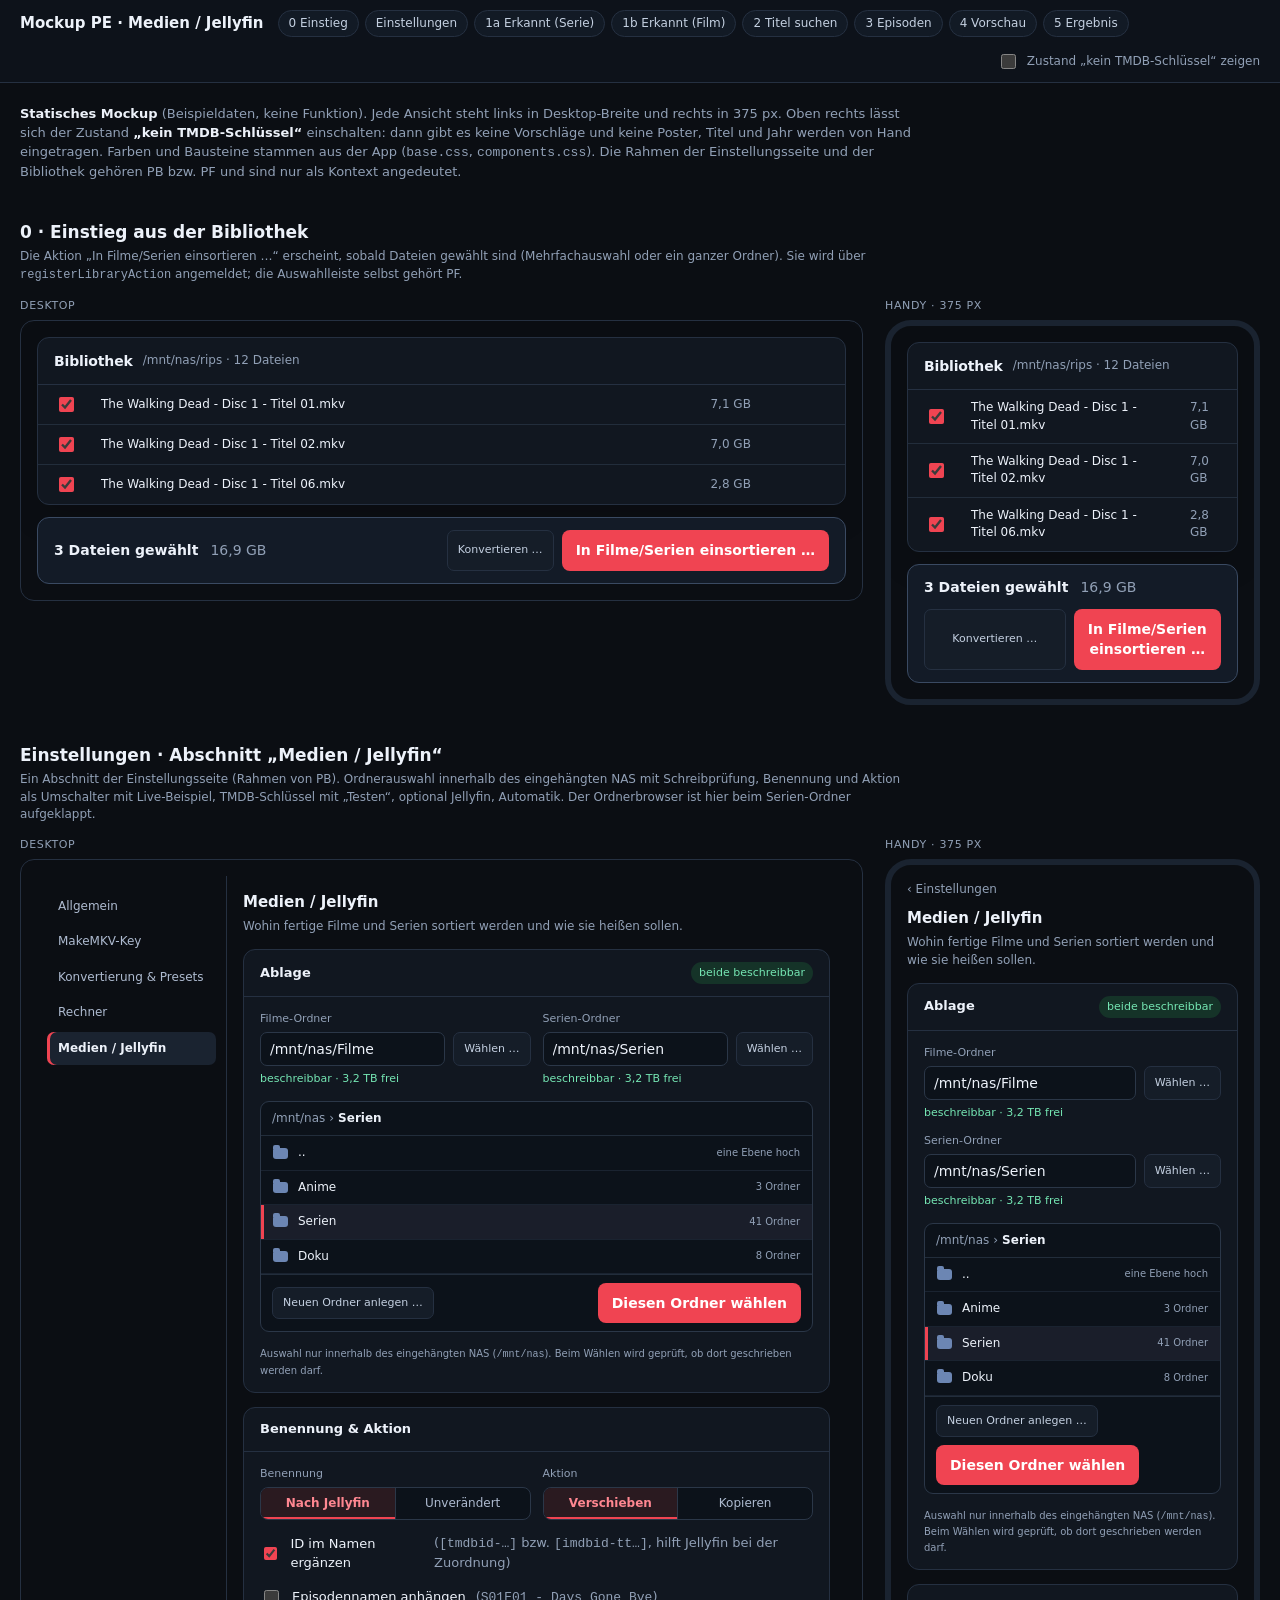
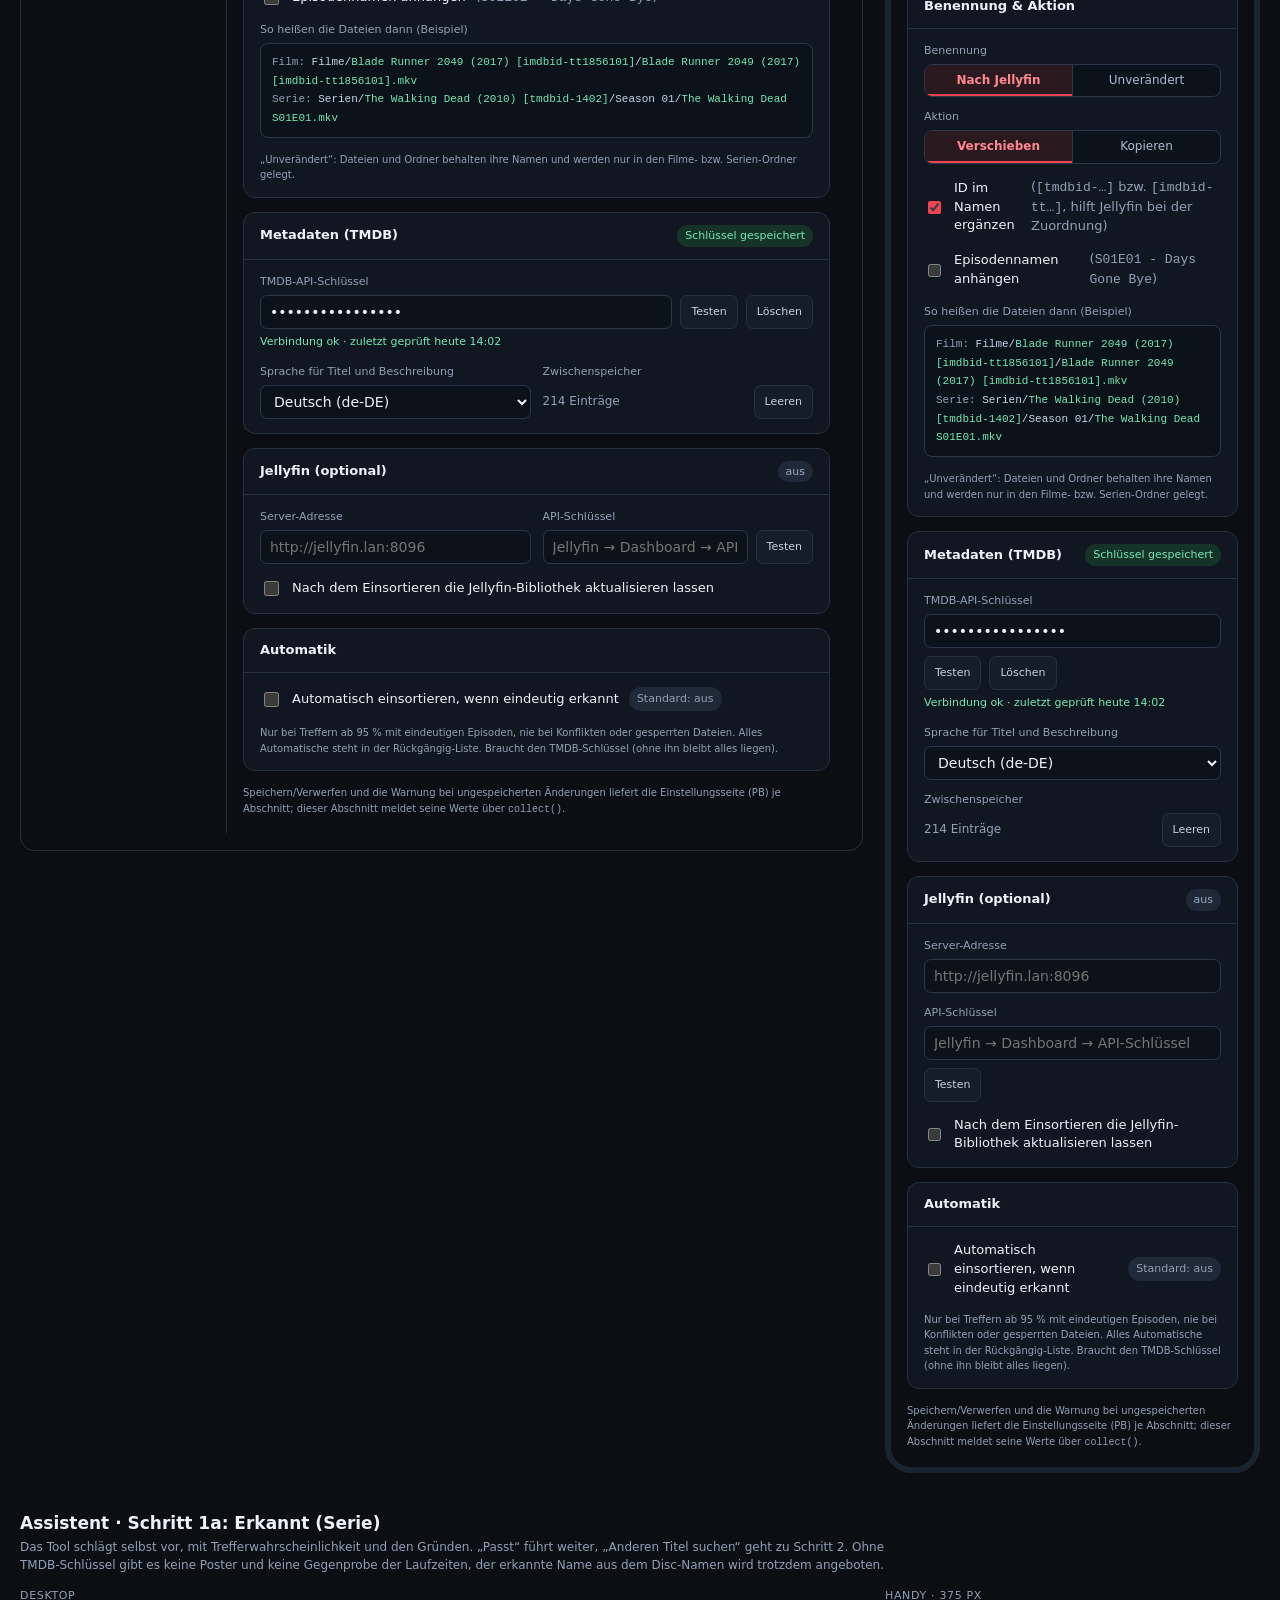
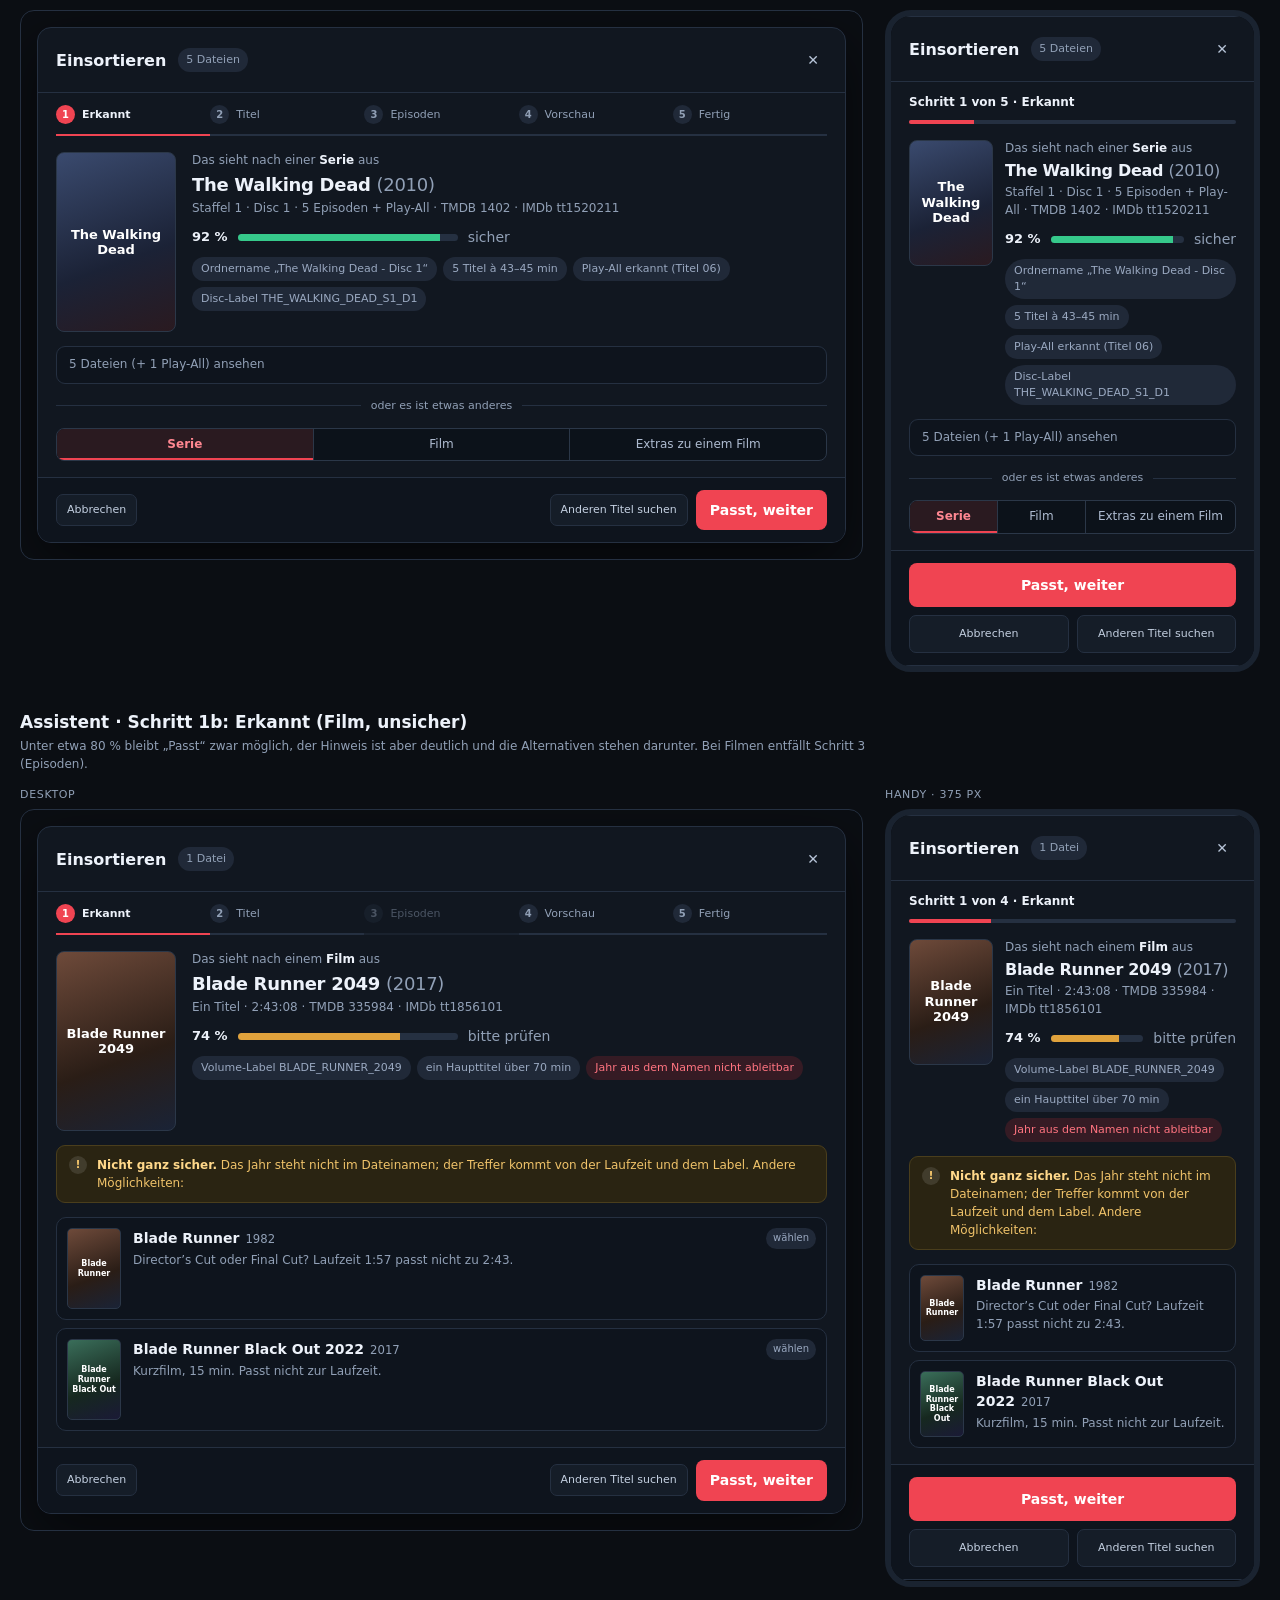
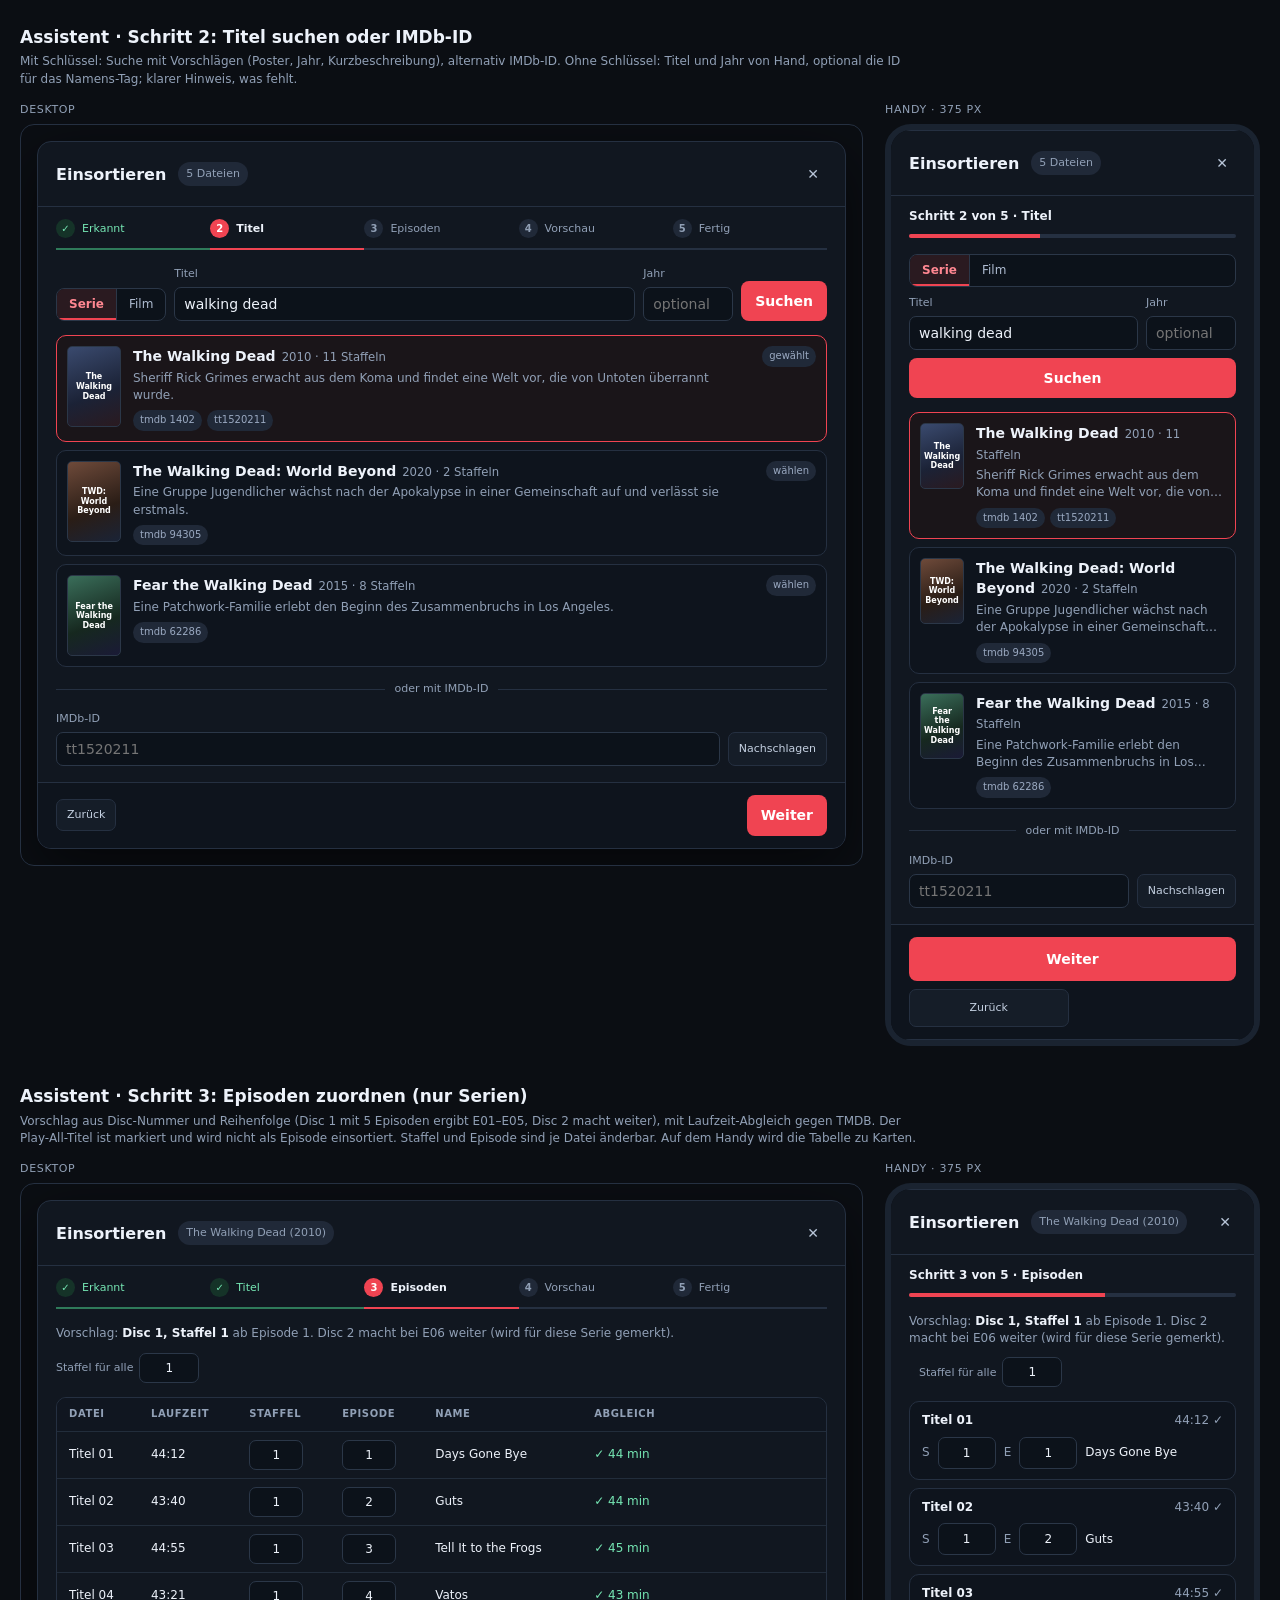
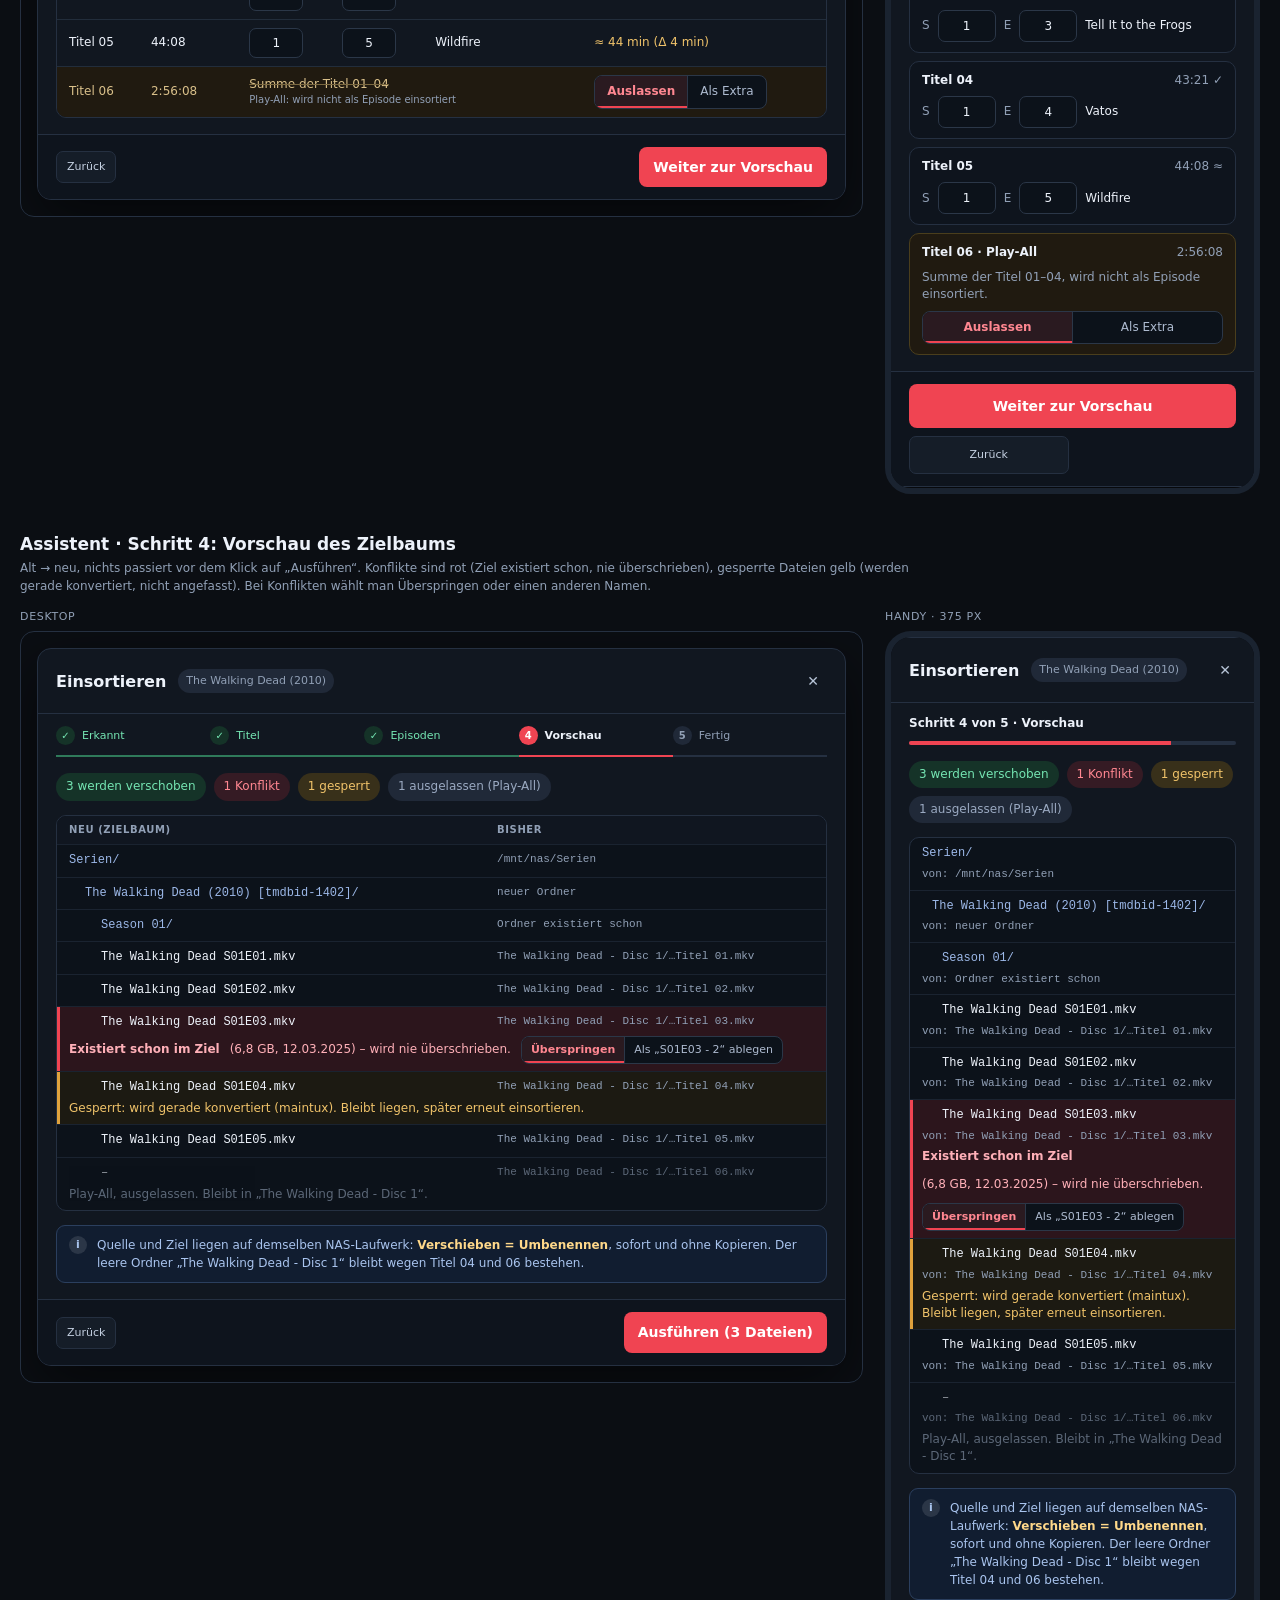
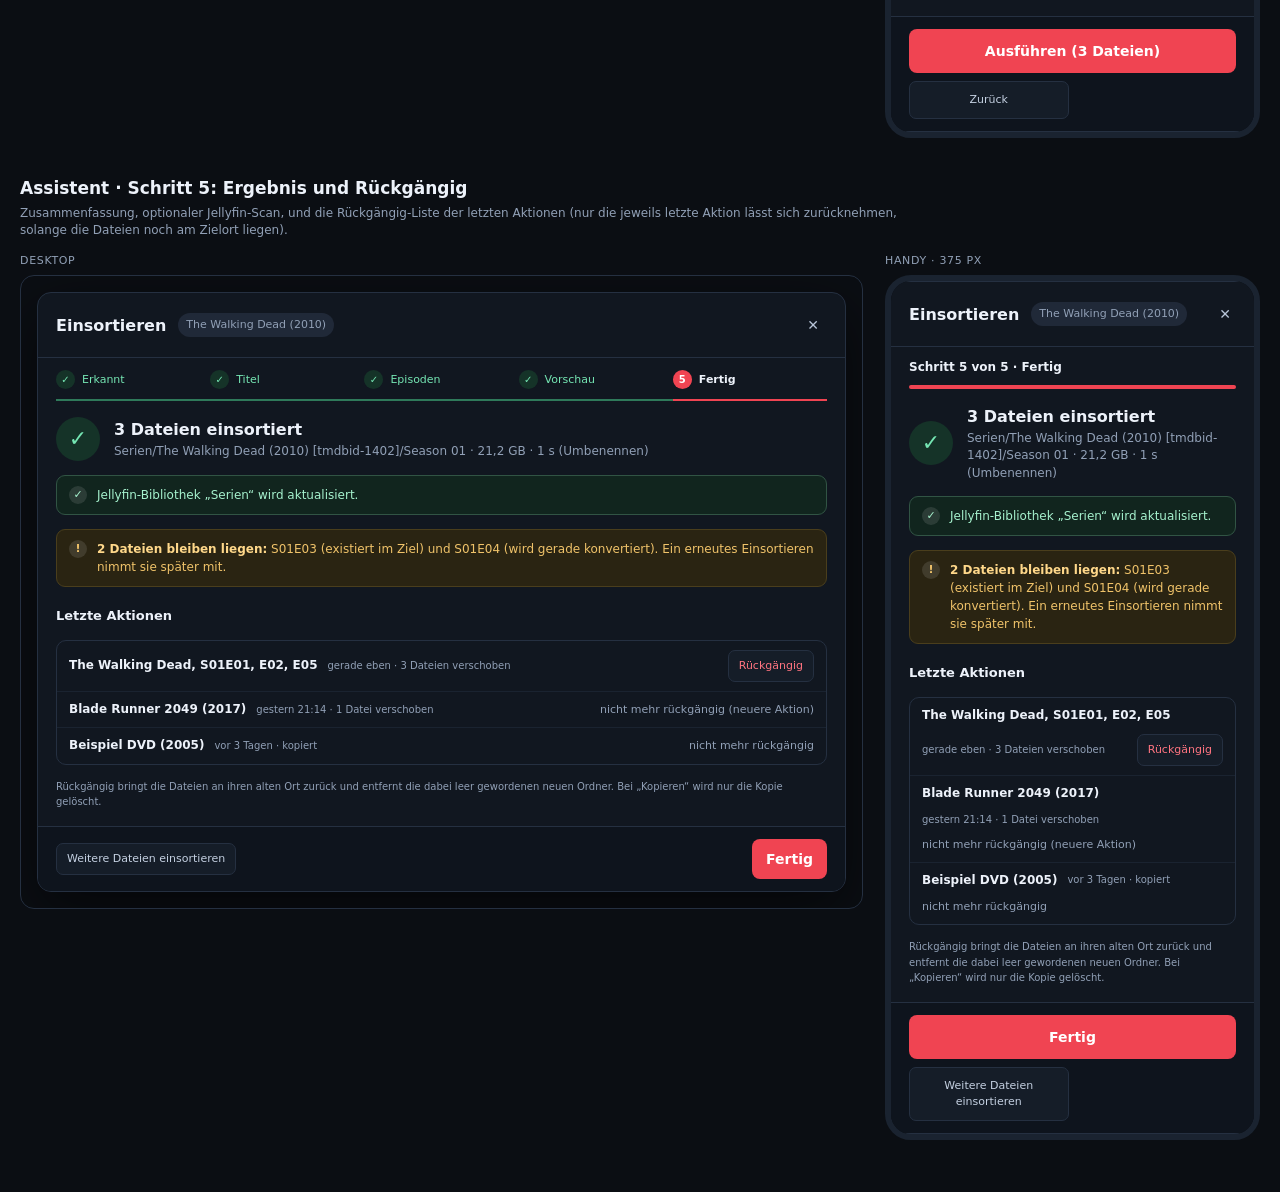
<file: docs/mockups/paket-e.html>
<!doctype html>
<html lang="de">
<head>
<meta charset="utf-8">
<meta name="viewport" content="width=device-width,initial-scale=1">
<title>Mockup PE – Medien / Jellyfin</title>
<link rel="stylesheet" href="../../app/static/css/base.css">
<link rel="stylesheet" href="../../app/static/css/layout.css">
<link rel="stylesheet" href="../../app/static/css/components.css">
<style>
/* ===== Nur für die Mockup-Seite (Rahmen, Umschalter) ===== */
body{padding-bottom:60px}
.mk-bar{position:sticky;top:0;z-index:20;background:#0d121a;border-bottom:1px solid var(--line);padding:10px 20px;display:flex;gap:14px;align-items:center;flex-wrap:wrap}
.mk-bar strong{font-size:15px}
.mk-bar nav{display:flex;gap:6px;flex-wrap:wrap}
.mk-bar nav a{font-size:12px;text-decoration:none;color:#c4d0e1;border:1px solid var(--line);border-radius:99px;padding:4px 10px;background:#121a25}
.mk-bar nav a:hover{border-color:#3a4a62}
.mk-key{margin-left:auto;display:flex;align-items:center;gap:8px;font-size:12px;color:var(--muted)}
.mk-wrap{max-width:1500px;margin:0 auto;padding:0 20px}
.mk-intro{max-width:900px;color:var(--muted);font-size:13px;margin:22px 0 4px}
.mk-intro b{color:var(--text)}
.mk-screen{margin-top:38px;scroll-margin-top:70px}
.mk-screen>h2{font-size:17px;margin:0 0 4px}
.mk-screen>p{margin:0 0 14px;color:var(--muted);font-size:12px;max-width:900px}
.mk-pair{display:grid;grid-template-columns:minmax(0,1fr) 375px;gap:22px;align-items:start}
.mk-cap{font-size:11px;color:var(--muted);margin:0 0 6px;text-transform:uppercase;letter-spacing:.06em}
.mk-frame{border:1px solid var(--line);border-radius:14px;background:var(--bg);overflow:hidden}
.mk-phone .mk-frame{border-radius:26px;border:6px solid #1a2330}
@media(max-width:1100px){.mk-pair{grid-template-columns:1fr}.mk-phone{max-width:375px}}
/* Zustand „kein TMDB-Schlüssel“ umschalten */
body.nokey .m-ifkey{display:none!important}
body:not(.nokey) .m-ifnokey{display:none!important}

/* ===== Bausteine der Medien-Oberfläche (später 1:1 in app/static/css/media.css) ===== */
.m-root{container-type:inline-size;container-name:m;padding:16px;color:var(--text)}
.m-root .primary{width:auto}
.m-root .field input,.m-root .field select{width:100%}
.m-h{display:flex;align-items:center;gap:10px;margin:0 0 4px}
.m-h h3{margin:0;font-size:15px}
.m-sub{color:var(--muted);font-size:12px;margin:0 0 14px}
.m-card{background:var(--panel);border:1px solid var(--line);border-radius:var(--radius);margin-bottom:14px;overflow:hidden}
.m-card>header{display:flex;align-items:center;gap:10px;padding:12px 16px;border-bottom:1px solid var(--line)}
.m-card>header h4{margin:0;font-size:13px}
.m-card>header .sp{flex:1}
.m-body{padding:14px 16px;display:grid;gap:14px}
.m-grid{display:grid;grid-template-columns:1fr 1fr;gap:12px}
.m-row{display:flex;gap:8px;align-items:flex-end}
.m-row>.field{flex:1;min-width:0}
.m-row .secondary,.m-key .secondary{height:34px;display:inline-flex;align-items:center;white-space:nowrap}
.m-seg{display:inline-flex;border:1px solid #2b3748;border-radius:8px;overflow:hidden;background:#0c121a}
.m-seg button{border:0;background:transparent;color:#aebbd0;padding:7px 12px;font-size:12px;border-right:1px solid #2b3748;white-space:nowrap}
.m-seg button:last-child{border-right:0}
.m-seg button.on{background:#2a1a20;color:#ff8791;font-weight:650;box-shadow:inset 0 -2px 0 var(--red)}
.m-seg.full{display:flex}.m-seg.full button{flex:1}
.m-note{border-radius:9px;padding:10px 12px;font-size:12px;line-height:1.5;border:1px solid #4a3e1c;background:#2a2412;color:#f0c36a;display:flex;gap:10px}
.m-note b{color:#ffd88a}
.m-note.info{border-color:#2b3f5e;background:#111d30;color:#a9c4ee}
.m-note.ok{border-color:#315444;background:#11251e;color:#a6f2ce}
.m-note.err{border-color:#5a2a33;background:#2c151c;color:#ffb0b8}
.m-ico{flex:none;width:18px;height:18px;border-radius:50%;display:grid;place-items:center;font-size:11px;font-weight:800;background:#ffffff1c}
.m-lib td{white-space:normal}
.m-ex{font-family:ui-monospace,SFMono-Regular,Menlo,monospace;font-size:11px;color:#c8d4e6;background:#0c121a;border:1px solid #2b3748;border-radius:8px;padding:9px 11px;overflow-wrap:anywhere;line-height:1.7}
.m-ex span{color:var(--muted)}.m-ex em{font-style:normal;color:#75e6b3}
.m-stat{font-size:11px;color:var(--muted);margin-top:5px}.m-stat.ok{color:#75e6b3}.m-stat.bad{color:#ff8791}
.m-key{display:flex;gap:8px;align-items:center}
.m-key .input{flex:1}
.m-save{display:flex;justify-content:space-between;align-items:center;gap:10px;flex-wrap:wrap;padding:12px 16px;border:1px solid var(--line);border-radius:var(--radius);background:var(--panel2)}
.m-save .dirty{font-size:12px;color:#f0c36a}
/* Ordnerauswahl */
.m-browse{border:1px solid #2b3748;border-radius:9px;background:#0c121a;overflow:hidden}
.m-crumb{display:flex;gap:4px;align-items:center;flex-wrap:wrap;padding:8px 11px;border-bottom:1px solid #222d3b;font-size:12px;color:var(--muted)}
.m-crumb b{color:var(--text);font-weight:600}
.m-dirs{max-height:176px;overflow:auto}
.m-dir{display:flex;align-items:center;gap:10px;padding:8px 12px;font-size:12px;border-bottom:1px solid #1a2330;width:100%;background:transparent;border-left:0;border-right:0;border-top:0;color:var(--text);text-align:left}
.m-dir:hover{background:#151e2a}.m-dir.sel{background:#1a1e2a;box-shadow:inset 3px 0 0 var(--red)}
.m-dir small{margin-left:auto;color:var(--muted)}
.m-fold{width:15px;height:11px;border-radius:2px 3px 3px 3px;background:#6c86b3;position:relative;flex:none}
.m-fold:before{content:"";position:absolute;left:0;top:-3px;width:7px;height:4px;border-radius:2px 2px 0 0;background:#6c86b3}
.m-browse footer{display:flex;gap:8px;justify-content:space-between;align-items:center;padding:8px 11px;border-top:1px solid #222d3b;flex-wrap:wrap}
/* Einstieg Bibliothek */
.m-selbar{display:flex;align-items:center;gap:12px;flex-wrap:wrap;padding:12px 16px;border:1px solid #3a4a62;border-radius:var(--radius);background:#131b27;margin-top:12px}
.m-selbar .sp{flex:1}
.m-selbar .actions{display:flex;gap:8px;flex-wrap:wrap}
/* Assistent */
.m-dlg{border:1px solid var(--line);border-radius:14px;background:var(--panel);overflow:hidden;margin:0 auto;max-width:920px;display:flex;flex-direction:column;box-shadow:0 20px 60px #0008}
.m-dlg>header{display:flex;align-items:center;gap:12px;padding:14px 18px;border-bottom:1px solid var(--line)}
.m-dlg>header h3{margin:0;font-size:16px}
.m-dlg>header .sp{flex:1}
.m-dlg>.m-dbody{padding:16px 18px;display:grid;gap:14px}
.m-dlg>footer{display:flex;gap:8px;align-items:center;justify-content:flex-end;padding:12px 18px;border-top:1px solid var(--line);background:var(--panel2);flex-wrap:wrap}
.m-dlg>footer .sp{flex:1}
.m-steps{display:flex;gap:0;padding:12px 18px 0;list-style:none;margin:0}
.m-steps li{flex:1;font-size:11px;color:var(--muted);padding:0 0 10px;border-bottom:2px solid #253041;display:flex;gap:7px;align-items:center;min-width:0}
.m-steps li i{font-style:normal;width:19px;height:19px;border-radius:50%;background:#202938;display:grid;place-items:center;font-size:10px;font-weight:700;flex:none}
.m-steps li.done{border-color:#2f7a5a;color:#75e6b3}.m-steps li.done i{background:#153328;color:#75e6b3}
.m-steps li.cur{border-color:var(--red);color:var(--text);font-weight:650}.m-steps li.cur i{background:var(--red);color:#fff}
.m-steps li.skip{opacity:.45}
.m-stepline{display:none;padding:12px 18px 0;font-size:12px;color:var(--muted)}
.m-stepline b{color:var(--text)}
.m-stepline .bar{height:4px;background:#253041;border-radius:9px;margin-top:8px;overflow:hidden}.m-stepline .bar i{display:block;height:100%;background:var(--red)}
/* Erkannt */
.m-detect{display:grid;grid-template-columns:120px minmax(0,1fr);gap:16px}
.m-poster{aspect-ratio:2/3;border-radius:8px;display:grid;place-items:center;text-align:center;font-weight:750;font-size:13px;line-height:1.2;padding:8px;color:#fff;background:linear-gradient(160deg,#3a4a6e,#1b2236 60%,#2a1a20);border:1px solid #2b3748;overflow:hidden;position:relative}
.m-poster.b{background:linear-gradient(160deg,#6e4a3a,#2a1d16 60%,#1a2336)}
.m-poster.c{background:linear-gradient(160deg,#3a6e5a,#16281f 60%,#1a1a36)}
.m-poster.none{background:repeating-linear-gradient(45deg,#121a25,#121a25 8px,#151e2a 8px,#151e2a 16px);color:var(--muted);font-weight:500;font-size:11px}
.m-detect h4{margin:0 0 2px;font-size:18px;letter-spacing:-.3px}
.m-meta{color:var(--muted);font-size:12px;margin:0 0 10px}
.m-conf{display:flex;align-items:center;gap:10px;margin:10px 0}
.m-conf .bar{flex:1;max-width:220px;height:7px;background:#253041;border-radius:9px;overflow:hidden}.m-conf .bar i{display:block;height:100%;background:var(--green)}
.m-conf.mid .bar i{background:var(--amber)}.m-conf strong{font-size:13px}
.m-why{display:flex;gap:6px;flex-wrap:wrap}
.m-why .tag{margin:0;font-size:11px;padding:4px 9px}
.m-files{border:1px solid var(--line);border-radius:9px;background:var(--panel2);overflow:hidden}
.m-files summary{padding:9px 12px;font-size:12px;color:var(--muted);cursor:pointer}
.m-files ul{list-style:none;margin:0;padding:0 12px 10px;font-size:11px;color:#b7c4d8;display:grid;gap:3px;font-family:ui-monospace,Menlo,monospace}
.m-files li span{color:var(--muted)}
/* Suchen */
.m-search{display:grid;grid-template-columns:auto minmax(0,1fr) 90px auto;gap:8px;align-items:end}
.m-or{display:flex;align-items:center;gap:10px;color:var(--muted);font-size:11px}.m-or:before,.m-or:after{content:"";flex:1;height:1px;background:var(--line)}
.m-hits{display:grid;gap:8px}
.m-hit{display:grid;grid-template-columns:54px minmax(0,1fr) auto;gap:12px;padding:10px;border:1px solid var(--line);border-radius:10px;background:#0e141d;align-items:start;text-align:left;color:var(--text);width:100%}
.m-hit.sel{border-color:var(--red);background:#1a1519}
.m-hit .m-poster{font-size:8px;padding:3px;border-radius:5px}
.m-hit h5{margin:0;font-size:14px}.m-hit h5 small{font-weight:400;color:var(--muted);margin-left:6px}
.m-hit p{margin:3px 0 0;font-size:12px;color:var(--muted);display:-webkit-box;-webkit-line-clamp:2;-webkit-box-orient:vertical;overflow:hidden}
.m-hit .ids{display:flex;gap:5px;flex-wrap:wrap;margin-top:6px}
/* Episoden */
.m-eps th,.m-eps td{padding:8px 10px;white-space:nowrap}
.m-eps th:first-child,.m-eps td:first-child{width:auto;padding-left:12px}
.m-eps .num-in{width:54px;height:30px;text-align:center;padding:0 4px}
.m-eps tr.playall td{background:#201a10;color:#d9c08a}
.m-eps tr.playall td .nm{text-decoration:line-through;text-decoration-color:#7a6840}
.m-eps .dur-ok{color:#75e6b3}.m-eps .dur-off{color:#f0c36a}
.m-eps .nm{display:block;max-width:230px;overflow:hidden;text-overflow:ellipsis}
.m-eps small{color:var(--muted);display:block}
.m-cards{display:none;gap:8px}
.m-ecard{border:1px solid var(--line);border-radius:10px;padding:10px 12px;background:#0e141d;display:grid;gap:7px}
.m-ecard.playall{background:#201a10;border-color:#4a3e1c}
.m-ecard .top{display:flex;justify-content:space-between;gap:8px;font-size:12px}
.m-ecard .ins{display:flex;gap:8px;align-items:center;font-size:12px;color:var(--muted)}
.m-ecard .num-in{width:58px;height:32px;text-align:center;padding:0 4px;background:#0c121a;color:var(--text);border:1px solid #2b3748;border-radius:7px}
.m-follow{display:flex;align-items:center;gap:10px;font-size:12px;color:var(--muted);flex-wrap:wrap}
/* Vorschau */
.m-sum{display:flex;gap:8px;flex-wrap:wrap}
.m-sum .st{font-size:12px;padding:5px 10px}
.m-tree{border:1px solid var(--line);border-radius:10px;overflow:hidden;background:#0c121a;font-size:12px}
.m-tr{display:grid;grid-template-columns:minmax(0,1.3fr) minmax(0,1fr);gap:4px 16px;padding:7px 12px;border-bottom:1px solid #1a2330;align-items:start}
.m-tr:last-child{border-bottom:0}
.m-tr.head{background:#101620;color:var(--muted);font-size:10px;text-transform:uppercase;letter-spacing:.06em;font-weight:650}
.m-tr .n{font-family:ui-monospace,Menlo,monospace;overflow-wrap:anywhere}
.m-tr .n.d1{padding-left:16px}.m-tr .n.d2{padding-left:32px}
.m-tr .n .dir{color:#9cb8e8}
.m-tr .o{color:var(--muted);font-family:ui-monospace,Menlo,monospace;font-size:11px;overflow-wrap:anywhere}
.m-tr.bad{background:#2c151c;box-shadow:inset 3px 0 0 var(--red)}
.m-tr.bad .why{grid-column:1/-1;color:#ffb0b8;display:flex;gap:10px;align-items:center;flex-wrap:wrap}
.m-tr.lock{background:#1c1a12;box-shadow:inset 3px 0 0 var(--amber)}
.m-tr.lock .why{grid-column:1/-1;color:#f0c36a}
.m-tr.skip{opacity:.6}.m-tr.skip .why{grid-column:1/-1;color:var(--muted)}
.m-tr .why select,.m-tr .why .m-seg{height:28px}
.m-tr .why .m-seg button{padding:4px 9px;font-size:11px}
/* Ergebnis */
.m-done{display:flex;gap:14px;align-items:center}
.m-done .big{width:44px;height:44px;border-radius:50%;background:#153328;color:#75e6b3;display:grid;place-items:center;font-size:22px;flex:none}
.m-done h4{margin:0;font-size:16px}.m-done p{margin:2px 0 0;color:var(--muted);font-size:12px}
.m-log{border:1px solid var(--line);border-radius:10px;overflow:hidden}
.m-log .it{display:flex;gap:10px;align-items:center;padding:9px 12px;border-bottom:1px solid #1a2330;font-size:12px;flex-wrap:wrap}
.m-log .it:last-child{border-bottom:0}.m-log .it .sp{flex:1}.m-log .it small{color:var(--muted)}
/* schmal (Handy): Container-Abfragen, damit auch die 375-px-Rahmen hier echt umbrechen */
@container m (max-width:620px){
  .m-grid{grid-template-columns:1fr}
  .m-detect{grid-template-columns:84px minmax(0,1fr);gap:12px}.m-detect h4{font-size:16px}
  .m-search{grid-template-columns:1fr 90px}.m-search .m-seg{grid-column:1/-1}.m-search>.secondary,.m-search>.primary{grid-column:1/-1}
  .m-steps{display:none}.m-stepline{display:block}
  .m-tr{grid-template-columns:1fr}.m-tr.head{display:none}.m-tr .o:before{content:"von: "}.m-tr .n.d1{padding-left:10px}.m-tr .n.d2{padding-left:20px}
  .m-eps-table{display:none}.m-cards{display:grid}
  .m-hit{grid-template-columns:44px minmax(0,1fr)}.m-hit .tag.go{display:none}
  .m-dlg{border-radius:0;border-left:0;border-right:0;margin:-16px;max-width:none}
  .m-dlg>footer{display:grid;grid-template-columns:1fr 1fr}.m-dlg>footer .sp{display:none}.m-dlg>footer .primary{grid-column:1/-1;order:-1;padding:12px}.m-dlg>footer .secondary{text-align:center;padding:10px}
  .m-selbar .actions{width:100%}.m-selbar .actions>*{flex:1;text-align:center}
  .m-key{flex-wrap:wrap}.m-key .input{flex:1 1 100%}
  .m-sidenav{display:none!important}
}
/* Rahmen der Einstellungsseite (gehört PB; hier nur als Kontext) */
.m-setpage{display:grid;grid-template-columns:190px minmax(0,1fr);gap:0}
.m-sidenav{border-right:1px solid var(--line);padding:14px 10px;display:grid;gap:2px;align-content:start}
.m-sidenav a{display:block;padding:8px 11px;border-radius:7px;font-size:12px;color:#aebbd0;text-decoration:none}
.m-sidenav a.on{background:#1a2330;color:var(--text);font-weight:650;box-shadow:inset 3px 0 0 var(--red)}
.m-setmain{padding:16px;min-width:0}
.m-crumbm{display:none;font-size:12px;color:var(--muted);margin-bottom:10px}
@container m (max-width:620px){.m-setpage{display:block}.m-crumbm{display:block}.m-setmain{padding:0}}
</style>
</head>
<body>
<div class="mk-bar">
  <strong>Mockup PE · Medien / Jellyfin</strong>
  <nav>
    <a href="#s-lib">0 Einstieg</a><a href="#s-set">Einstellungen</a><a href="#s-w1">1a Erkannt (Serie)</a><a href="#s-w1b">1b Erkannt (Film)</a>
    <a href="#s-w2">2 Titel suchen</a><a href="#s-w3">3 Episoden</a><a href="#s-w4">4 Vorschau</a><a href="#s-w5">5 Ergebnis</a>
  </nav>
  <label class="mk-key"><input type="checkbox" class="check" id="mk-nokey"> Zustand „kein TMDB-Schlüssel“ zeigen</label>
</div>

<div class="mk-wrap">
<p class="mk-intro"><b>Statisches Mockup</b> (Beispieldaten, keine Funktion). Jede Ansicht steht links in Desktop-Breite und rechts in 375 px. Oben rechts lässt sich der Zustand
<b>„kein TMDB-Schlüssel“</b> einschalten: dann gibt es keine Vorschläge und keine Poster, Titel und Jahr werden von Hand eingetragen. Farben und Bausteine stammen aus der App (<code>base.css</code>, <code>components.css</code>).
Die Rahmen der Einstellungsseite und der Bibliothek gehören PB bzw. PF und sind nur als Kontext angedeutet.</p>

<section class="mk-screen" id="s-lib"><h2>0 · Einstieg aus der Bibliothek</h2>
<p>Die Aktion „In Filme/Serien einsortieren …“ erscheint, sobald Dateien gewählt sind (Mehrfachauswahl oder ein ganzer Ordner). Sie wird über <code>registerLibraryAction</code> angemeldet; die Auswahlleiste selbst gehört PF.</p>
<div class="mk-pair"><div><p class="mk-cap">Desktop</p><div class="mk-frame"><div class="m-root" data-src="t-lib"></div></div></div>
<div class="mk-phone"><p class="mk-cap">Handy · 375 px</p><div class="mk-frame"><div class="m-root" data-src="t-lib"></div></div></div></div></section>

<section class="mk-screen" id="s-set"><h2>Einstellungen · Abschnitt „Medien / Jellyfin“</h2>
<p>Ein Abschnitt der Einstellungsseite (Rahmen von PB). Ordnerauswahl innerhalb des eingehängten NAS mit Schreibprüfung, Benennung und Aktion als Umschalter mit Live-Beispiel, TMDB-Schlüssel mit „Testen“, optional Jellyfin, Automatik. Der Ordnerbrowser ist hier beim Serien-Ordner aufgeklappt.</p>
<div class="mk-pair"><div><p class="mk-cap">Desktop</p><div class="mk-frame"><div class="m-root" data-src="t-set"></div></div></div>
<div class="mk-phone"><p class="mk-cap">Handy · 375 px</p><div class="mk-frame"><div class="m-root" data-src="t-set"></div></div></div></div></section>

<section class="mk-screen" id="s-w1"><h2>Assistent · Schritt 1a: Erkannt (Serie)</h2>
<p>Das Tool schlägt selbst vor, mit Trefferwahrscheinlichkeit und den Gründen. „Passt“ führt weiter, „Anderen Titel suchen“ geht zu Schritt 2. Ohne TMDB-Schlüssel gibt es keine Poster und keine Gegenprobe der Laufzeiten, der erkannte Name aus dem Disc-Namen wird trotzdem angeboten.</p>
<div class="mk-pair"><div><p class="mk-cap">Desktop</p><div class="mk-frame"><div class="m-root" data-src="t-w1"></div></div></div>
<div class="mk-phone"><p class="mk-cap">Handy · 375 px</p><div class="mk-frame"><div class="m-root" data-src="t-w1"></div></div></div></div></section>

<section class="mk-screen" id="s-w1b"><h2>Assistent · Schritt 1b: Erkannt (Film, unsicher)</h2>
<p>Unter etwa 80 % bleibt „Passt“ zwar möglich, der Hinweis ist aber deutlich und die Alternativen stehen darunter. Bei Filmen entfällt Schritt 3 (Episoden).</p>
<div class="mk-pair"><div><p class="mk-cap">Desktop</p><div class="mk-frame"><div class="m-root" data-src="t-w1b"></div></div></div>
<div class="mk-phone"><p class="mk-cap">Handy · 375 px</p><div class="mk-frame"><div class="m-root" data-src="t-w1b"></div></div></div></div></section>

<section class="mk-screen" id="s-w2"><h2>Assistent · Schritt 2: Titel suchen oder IMDb-ID</h2>
<p>Mit Schlüssel: Suche mit Vorschlägen (Poster, Jahr, Kurzbeschreibung), alternativ IMDb-ID. Ohne Schlüssel: Titel und Jahr von Hand, optional die ID für das Namens-Tag; klarer Hinweis, was fehlt.</p>
<div class="mk-pair"><div><p class="mk-cap">Desktop</p><div class="mk-frame"><div class="m-root" data-src="t-w2"></div></div></div>
<div class="mk-phone"><p class="mk-cap">Handy · 375 px</p><div class="mk-frame"><div class="m-root" data-src="t-w2"></div></div></div></div></section>

<section class="mk-screen" id="s-w3"><h2>Assistent · Schritt 3: Episoden zuordnen (nur Serien)</h2>
<p>Vorschlag aus Disc-Nummer und Reihenfolge (Disc 1 mit 5 Episoden ergibt E01–E05, Disc 2 macht weiter), mit Laufzeit-Abgleich gegen TMDB. Der Play-All-Titel ist markiert und wird nicht als Episode einsortiert. Staffel und Episode sind je Datei änderbar. Auf dem Handy wird die Tabelle zu Karten.</p>
<div class="mk-pair"><div><p class="mk-cap">Desktop</p><div class="mk-frame"><div class="m-root" data-src="t-w3"></div></div></div>
<div class="mk-phone"><p class="mk-cap">Handy · 375 px</p><div class="mk-frame"><div class="m-root" data-src="t-w3"></div></div></div></div></section>

<section class="mk-screen" id="s-w4"><h2>Assistent · Schritt 4: Vorschau des Zielbaums</h2>
<p>Alt → neu, nichts passiert vor dem Klick auf „Ausführen“. Konflikte sind rot (Ziel existiert schon, nie überschrieben), gesperrte Dateien gelb (werden gerade konvertiert, nicht angefasst). Bei Konflikten wählt man Überspringen oder einen anderen Namen.</p>
<div class="mk-pair"><div><p class="mk-cap">Desktop</p><div class="mk-frame"><div class="m-root" data-src="t-w4"></div></div></div>
<div class="mk-phone"><p class="mk-cap">Handy · 375 px</p><div class="mk-frame"><div class="m-root" data-src="t-w4"></div></div></div></div></section>

<section class="mk-screen" id="s-w5"><h2>Assistent · Schritt 5: Ergebnis und Rückgängig</h2>
<p>Zusammenfassung, optionaler Jellyfin-Scan, und die Rückgängig-Liste der letzten Aktionen (nur die jeweils letzte Aktion lässt sich zurücknehmen, solange die Dateien noch am Zielort liegen).</p>
<div class="mk-pair"><div><p class="mk-cap">Desktop</p><div class="mk-frame"><div class="m-root" data-src="t-w5"></div></div></div>
<div class="mk-phone"><p class="mk-cap">Handy · 375 px</p><div class="mk-frame"><div class="m-root" data-src="t-w5"></div></div></div></div></section>
</div>

<!-- ============ Vorlagen ============ -->
<template id="t-lib">
  <div class="panel"><div class="panel-head"><h2>Bibliothek</h2><span class="sub">/mnt/nas/rips · 12 Dateien</span></div>
    <div class="table-wrap m-lib"><table><tbody>
      <tr><td><input type="checkbox" class="check" checked></td><td>The Walking Dead - Disc 1 - Titel 01.mkv</td><td class="muted">7,1 GB</td></tr>
      <tr><td><input type="checkbox" class="check" checked></td><td>The Walking Dead - Disc 1 - Titel 02.mkv</td><td class="muted">7,0 GB</td></tr>
      <tr><td><input type="checkbox" class="check" checked></td><td>The Walking Dead - Disc 1 - Titel 06.mkv</td><td class="muted">2,8 GB</td></tr>
    </tbody></table></div></div>
  <div class="m-selbar"><strong>3 Dateien gewählt</strong><span class="muted">16,9 GB</span><span class="sp"></span>
    <div class="actions"><button class="secondary">Konvertieren …</button><button class="primary">In Filme/Serien einsortieren …</button></div></div>
</template>

<template id="t-set">
  <div class="m-setpage">
    <nav class="m-sidenav" aria-label="Einstellungen"><a href="#">Allgemein</a><a href="#">MakeMKV-Key</a><a href="#">Konvertierung &amp; Presets</a><a href="#">Rechner</a><a href="#" class="on">Medien / Jellyfin</a></nav>
    <div class="m-setmain">
      <div class="m-crumbm">‹ Einstellungen</div>
      <div class="m-h"><h3>Medien / Jellyfin</h3></div>
      <p class="m-sub">Wohin fertige Filme und Serien sortiert werden und wie sie heißen sollen.</p>

      <div class="m-card"><header><h4>Ablage</h4><span class="sp"></span><span class="st ok">beide beschreibbar</span></header>
        <div class="m-body">
          <div class="m-grid">
            <div class="field"><label>Filme-Ordner</label><div class="m-row"><input class="input" value="/mnt/nas/Filme"><button class="secondary">Wählen …</button></div><div class="m-stat ok">beschreibbar · 3,2 TB frei</div></div>
            <div class="field"><label>Serien-Ordner</label><div class="m-row"><input class="input" value="/mnt/nas/Serien"><button class="secondary">Wählen …</button></div><div class="m-stat ok">beschreibbar · 3,2 TB frei</div></div>
          </div>
          <div class="m-browse" aria-label="Ordnerauswahl für den Serien-Ordner">
            <div class="m-crumb"><span>/mnt/nas</span>›<b>Serien</b></div>
            <div class="m-dirs">
              <button class="m-dir"><span class="m-fold"></span>..<small>eine Ebene hoch</small></button>
              <button class="m-dir"><span class="m-fold"></span>Anime<small>3 Ordner</small></button>
              <button class="m-dir sel"><span class="m-fold"></span>Serien<small>41 Ordner</small></button>
              <button class="m-dir"><span class="m-fold"></span>Doku<small>8 Ordner</small></button>
            </div>
            <footer><button class="secondary">Neuen Ordner anlegen …</button><button class="primary">Diesen Ordner wählen</button></footer>
          </div>
          <p class="help" style="margin:0">Auswahl nur innerhalb des eingehängten NAS (<code>/mnt/nas</code>). Beim Wählen wird geprüft, ob dort geschrieben werden darf.</p>
        </div></div>

      <div class="m-card"><header><h4>Benennung &amp; Aktion</h4></header>
        <div class="m-body">
          <div class="m-grid">
            <div class="field"><label>Benennung</label><div class="m-seg full"><button class="on">Nach Jellyfin</button><button>Unverändert</button></div></div>
            <div class="field"><label>Aktion</label><div class="m-seg full"><button class="on">Verschieben</button><button>Kopieren</button></div></div>
          </div>
          <label class="chk"><input class="check" type="checkbox" checked> ID im Namen ergänzen <span class="muted">(<code>[tmdbid-…]</code> bzw. <code>[imdbid-tt…]</code>, hilft Jellyfin bei der Zuordnung)</span></label>
          <label class="chk"><input class="check" type="checkbox"> Episodennamen anhängen <span class="muted">(<code>S01E01 - Days Gone Bye</code>)</span></label>
          <div class="field"><label>So heißen die Dateien dann (Beispiel)</label>
            <div class="m-ex"><span>Film:</span> Filme/<em>Blade Runner 2049 (2017) [imdbid-tt1856101]</em>/<em>Blade Runner 2049 (2017) [imdbid-tt1856101].mkv</em><br>
              <span>Serie:</span> Serien/<em>The Walking Dead (2010) [tmdbid-1402]</em>/Season 01/<em>The Walking Dead S01E01.mkv</em></div></div>
          <p class="help" style="margin:0">„Unverändert“: Dateien und Ordner behalten ihre Namen und werden nur in den Filme- bzw. Serien-Ordner gelegt.</p>
        </div></div>

      <div class="m-card"><header><h4>Metadaten (TMDB)</h4><span class="sp"></span>
          <span class="st warn m-ifnokey">kein Schlüssel</span><span class="st ok m-ifkey">Schlüssel gespeichert</span></header>
        <div class="m-body">
          <div class="m-note m-ifnokey"><span class="m-ico">!</span><div><b>Ohne TMDB-Schlüssel</b> gibt es keine Titelvorschläge, keine Poster und keinen Laufzeit-Abgleich. Titel und Jahr trägst du dann von Hand ein, alles andere funktioniert wie sonst. Den Schlüssel (kostenlos) bekommst du in deinem Konto bei themoviedb.org unter Einstellungen → API.</div></div>
          <div class="field"><label>TMDB-API-Schlüssel</label>
            <div class="m-key"><input class="input m-ifnokey" type="password" placeholder="Schlüssel (v3) hier einfügen"><input class="input m-ifkey" type="password" value="••••••••••••••••" aria-label="Gespeicherter Schlüssel, nicht lesbar"><button class="secondary">Testen</button><button class="secondary m-ifkey">Löschen</button></div>
            <div class="m-stat ok m-ifkey">Verbindung ok · zuletzt geprüft heute 14:02</div></div>
          <div class="m-grid">
            <div class="field"><label>Sprache für Titel und Beschreibung</label><select><option>Deutsch (de-DE)</option><option>Englisch (en-US)</option><option>Französisch (fr-FR)</option></select></div>
            <div class="field"><label>Zwischenspeicher</label><div class="m-row"><div class="muted" style="font-size:12px;align-self:center;flex:1">214 Einträge</div><button class="secondary">Leeren</button></div></div>
          </div>
        </div></div>

      <div class="m-card"><header><h4>Jellyfin (optional)</h4><span class="sp"></span><span class="st">aus</span></header>
        <div class="m-body">
          <div class="m-grid">
            <div class="field"><label>Server-Adresse</label><input class="input" placeholder="http://jellyfin.lan:8096"></div>
            <div class="field"><label>API-Schlüssel</label><div class="m-key"><input class="input" type="password" placeholder="Jellyfin → Dashboard → API-Schlüssel"><button class="secondary">Testen</button></div></div>
          </div>
          <label class="chk"><input class="check" type="checkbox"> Nach dem Einsortieren die Jellyfin-Bibliothek aktualisieren lassen</label>
        </div></div>

      <div class="m-card"><header><h4>Automatik</h4></header>
        <div class="m-body">
          <label class="chk"><input class="check" type="checkbox"> Automatisch einsortieren, wenn eindeutig erkannt <span class="pill">Standard: aus</span></label>
          <p class="help" style="margin:0">Nur bei Treffern ab 95 % mit eindeutigen Episoden, nie bei Konflikten oder gesperrten Dateien. Alles Automatische steht in der Rückgängig-Liste. Braucht den TMDB-Schlüssel (ohne ihn bleibt alles liegen).</p>
        </div></div>

      <p class="help" style="margin:0">Speichern/Verwerfen und die Warnung bei ungespeicherten Änderungen liefert die Einstellungsseite (PB) je Abschnitt; dieser Abschnitt meldet seine Werte über <code>collect()</code>.</p>
    </div>
  </div>
</template>

<template id="t-w1">
  <div class="m-dlg">
    <header><h3>Einsortieren</h3><span class="pill">5 Dateien</span><span class="sp"></span><button class="icon-btn" aria-label="Schließen">✕</button></header>
    <ol class="m-steps"><li class="cur"><i>1</i>Erkannt</li><li><i>2</i>Titel</li><li><i>3</i>Episoden</li><li><i>4</i>Vorschau</li><li><i>5</i>Fertig</li></ol>
    <div class="m-stepline"><b>Schritt 1 von 5 · Erkannt</b><div class="bar"><i style="width:20%"></i></div></div>
    <div class="m-dbody">
      <div class="m-detect">
        <div class="m-poster m-ifkey">The Walking Dead</div><div class="m-poster none m-ifnokey">kein Poster<br>(kein Schlüssel)</div>
        <div>
          <p class="m-meta" style="margin:0 0 2px">Das sieht nach einer <b style="color:var(--text)">Serie</b> aus</p>
          <h4>The Walking Dead <span class="muted" style="font-weight:450">(2010)</span></h4>
          <p class="m-meta">Staffel 1 · Disc 1 · 5 Episoden + Play-All<span class="m-ifkey"> · TMDB 1402 · IMDb tt1520211</span></p>
          <div class="m-conf"><strong>92 %</strong><div class="bar"><i style="width:92%"></i></div><span class="muted">sicher</span></div>
          <div class="m-why"><span class="tag">Ordnername „The Walking Dead - Disc 1“</span><span class="tag">5 Titel à 43–45 min</span><span class="tag">Play-All erkannt (Titel 06)</span><span class="tag">Disc-Label THE_WALKING_DEAD_S1_D1</span></div>
        </div>
      </div>
      <div class="m-note info m-ifnokey"><span class="m-ico">i</span><div>Ohne TMDB-Schlüssel kann der Name nicht bei TMDB geprüft werden. Bitte Titel und Jahr bestätigen oder im nächsten Schritt von Hand ändern.</div></div>
      <details class="m-files"><summary>5 Dateien (+ 1 Play-All) ansehen</summary><ul>
        <li>The Walking Dead - Disc 1 - Titel 01.mkv <span>44:12 · 7,1 GB</span></li><li>The Walking Dead - Disc 1 - Titel 02.mkv <span>43:40 · 7,0 GB</span></li>
        <li>The Walking Dead - Disc 1 - Titel 03.mkv <span>44:55 · 7,2 GB</span></li><li>The Walking Dead - Disc 1 - Titel 04.mkv <span>43:21 · 6,9 GB</span></li>
        <li>The Walking Dead - Disc 1 - Titel 05.mkv <span>44:08 · 7,1 GB</span></li><li>The Walking Dead - Disc 1 - Titel 06.mkv <span>2:56:08 · 2,8 GB · Play-All</span></li></ul></details>
      <div class="m-or">oder es ist etwas anderes</div>
      <div class="m-seg full"><button class="on">Serie</button><button>Film</button><button>Extras zu einem Film</button></div>
    </div>
    <footer><button class="secondary">Abbrechen</button><span class="sp"></span><button class="secondary">Anderen Titel suchen</button><button class="primary">Passt, weiter</button></footer>
  </div>
</template>

<template id="t-w1b">
  <div class="m-dlg">
    <header><h3>Einsortieren</h3><span class="pill">1 Datei</span><span class="sp"></span><button class="icon-btn" aria-label="Schließen">✕</button></header>
    <ol class="m-steps"><li class="cur"><i>1</i>Erkannt</li><li><i>2</i>Titel</li><li class="skip"><i>3</i>Episoden</li><li><i>4</i>Vorschau</li><li><i>5</i>Fertig</li></ol>
    <div class="m-stepline"><b>Schritt 1 von 4 · Erkannt</b><div class="bar"><i style="width:25%"></i></div></div>
    <div class="m-dbody">
      <div class="m-detect">
        <div class="m-poster b m-ifkey">Blade Runner 2049</div><div class="m-poster none m-ifnokey">kein Poster<br>(kein Schlüssel)</div>
        <div>
          <p class="m-meta" style="margin:0 0 2px">Das sieht nach einem <b style="color:var(--text)">Film</b> aus</p>
          <h4>Blade Runner 2049 <span class="muted" style="font-weight:450">(2017)</span></h4>
          <p class="m-meta">Ein Titel · 2:43:08<span class="m-ifkey"> · TMDB 335984 · IMDb tt1856101</span></p>
          <div class="m-conf mid"><strong>74 %</strong><div class="bar"><i style="width:74%"></i></div><span class="muted">bitte prüfen</span></div>
          <div class="m-why"><span class="tag">Volume-Label BLADE_RUNNER_2049</span><span class="tag">ein Haupttitel über 70 min</span><span class="tag red">Jahr aus dem Namen nicht ableitbar</span></div>
        </div>
      </div>
      <div class="m-note"><span class="m-ico">!</span><div><b>Nicht ganz sicher.</b> Das Jahr steht nicht im Dateinamen; der Treffer kommt von der Laufzeit und dem Label. Andere Möglichkeiten:</div></div>
      <div class="m-hits m-ifkey">
        <button class="m-hit"><div class="m-poster b">Blade Runner</div><div><h5>Blade Runner<small>1982</small></h5><p>Director’s Cut oder Final Cut? Laufzeit 1:57 passt nicht zu 2:43.</p></div><span class="tag go">wählen</span></button>
        <button class="m-hit"><div class="m-poster c">Blade Runner Black Out</div><div><h5>Blade Runner Black Out 2022<small>2017</small></h5><p>Kurzfilm, 15 min. Passt nicht zur Laufzeit.</p></div><span class="tag go">wählen</span></button>
      </div>
    </div>
    <footer><button class="secondary">Abbrechen</button><span class="sp"></span><button class="secondary">Anderen Titel suchen</button><button class="primary">Passt, weiter</button></footer>
  </div>
</template>

<template id="t-w2">
  <div class="m-dlg">
    <header><h3>Einsortieren</h3><span class="pill">5 Dateien</span><span class="sp"></span><button class="icon-btn" aria-label="Schließen">✕</button></header>
    <ol class="m-steps"><li class="done"><i>✓</i>Erkannt</li><li class="cur"><i>2</i>Titel</li><li><i>3</i>Episoden</li><li><i>4</i>Vorschau</li><li><i>5</i>Fertig</li></ol>
    <div class="m-stepline"><b>Schritt 2 von 5 · Titel</b><div class="bar"><i style="width:40%"></i></div></div>
    <div class="m-dbody">
      <div class="m-ifkey" style="display:grid;gap:14px">
        <div class="m-search">
          <div class="m-seg"><button class="on">Serie</button><button>Film</button></div>
          <div class="field"><label>Titel</label><input class="input" value="walking dead"></div>
          <div class="field"><label>Jahr</label><input class="input" placeholder="optional"></div>
          <button class="primary">Suchen</button>
        </div>
        <div class="m-hits">
          <button class="m-hit sel"><div class="m-poster">The Walking Dead</div><div><h5>The Walking Dead<small>2010 · 11 Staffeln</small></h5><p>Sheriff Rick Grimes erwacht aus dem Koma und findet eine Welt vor, die von Untoten überrannt wurde.</p><div class="ids"><span class="tag" style="margin:0">tmdb 1402</span><span class="tag" style="margin:0">tt1520211</span></div></div><span class="tag go">gewählt</span></button>
          <button class="m-hit"><div class="m-poster b">TWD: World Beyond</div><div><h5>The Walking Dead: World Beyond<small>2020 · 2 Staffeln</small></h5><p>Eine Gruppe Jugendlicher wächst nach der Apokalypse in einer Gemeinschaft auf und verlässt sie erstmals.</p><div class="ids"><span class="tag" style="margin:0">tmdb 94305</span></div></div><span class="tag go">wählen</span></button>
          <button class="m-hit"><div class="m-poster c">Fear the Walking Dead</div><div><h5>Fear the Walking Dead<small>2015 · 8 Staffeln</small></h5><p>Eine Patchwork-Familie erlebt den Beginn des Zusammenbruchs in Los Angeles.</p><div class="ids"><span class="tag" style="margin:0">tmdb 62286</span></div></div><span class="tag go">wählen</span></button>
        </div>
        <div class="m-or">oder mit IMDb-ID</div>
        <div class="m-row"><div class="field"><label>IMDb-ID</label><input class="input" placeholder="tt1520211"></div><button class="secondary">Nachschlagen</button></div>
      </div>
      <div class="m-ifnokey" style="display:grid;gap:14px">
        <div class="m-note"><span class="m-ico">!</span><div><b>Kein TMDB-Schlüssel hinterlegt.</b> Deshalb gibt es keine Vorschläge, Poster oder Episodennamen. Trage Titel und Jahr selbst ein. Den Schlüssel kannst du unter Einstellungen → Medien / Jellyfin nachtragen.</div></div>
        <div class="m-seg"><button class="on">Serie</button><button>Film</button></div>
        <div class="m-grid">
          <div class="field"><label>Titel</label><input class="input" value="The Walking Dead"></div>
          <div class="field"><label>Jahr (Beginn)</label><input class="input" value="2010"></div>
        </div>
        <div class="m-grid">
          <div class="field"><label>IMDb-ID <span class="muted">(optional, für das Namens-Tag)</span></label><input class="input" placeholder="tt1520211"></div>
          <div class="field"><label>TMDB-ID <span class="muted">(optional)</span></label><input class="input" placeholder="1402"></div>
        </div>
        <div class="m-ex"><span>Wird so heißen:</span> <em>The Walking Dead (2010)</em>/Season 01/<em>The Walking Dead S01E01.mkv</em></div>
      </div>
    </div>
    <footer><button class="secondary">Zurück</button><span class="sp"></span><button class="primary">Weiter</button></footer>
  </div>
</template>

<template id="t-w3">
  <div class="m-dlg">
    <header><h3>Einsortieren</h3><span class="pill">The Walking Dead (2010)</span><span class="sp"></span><button class="icon-btn" aria-label="Schließen">✕</button></header>
    <ol class="m-steps"><li class="done"><i>✓</i>Erkannt</li><li class="done"><i>✓</i>Titel</li><li class="cur"><i>3</i>Episoden</li><li><i>4</i>Vorschau</li><li><i>5</i>Fertig</li></ol>
    <div class="m-stepline"><b>Schritt 3 von 5 · Episoden</b><div class="bar"><i style="width:60%"></i></div></div>
    <div class="m-dbody">
      <div class="m-follow"><span>Vorschlag: <b style="color:var(--text)">Disc 1, Staffel 1</b> ab Episode 1. Disc 2 macht bei E06 weiter (wird für diese Serie gemerkt).</span><span class="sp"></span>
        <div class="field" style="display:flex;gap:6px;align-items:center"><label style="margin:0">Staffel für alle</label><input class="input" style="width:60px;height:30px;text-align:center" value="1"></div></div>
      <div class="m-eps-table table-wrap" style="border:1px solid var(--line);border-radius:10px"><table class="m-eps"><thead><tr><th>Datei</th><th>Laufzeit</th><th>Staffel</th><th>Episode</th><th>Name <span class="m-ifnokey">(ohne Schlüssel leer)</span></th><th>Abgleich</th></tr></thead><tbody>
        <tr><td>Titel 01</td><td>44:12</td><td><input class="input num-in" value="1"></td><td><input class="input num-in" value="1"></td><td><span class="nm m-ifkey">Days Gone Bye</span><span class="nm m-ifnokey muted">—</span></td><td class="dur-ok m-ifkey">✓ 44 min</td><td class="m-ifnokey muted">nicht geprüft</td></tr>
        <tr><td>Titel 02</td><td>43:40</td><td><input class="input num-in" value="1"></td><td><input class="input num-in" value="2"></td><td><span class="nm m-ifkey">Guts</span><span class="nm m-ifnokey muted">—</span></td><td class="dur-ok m-ifkey">✓ 44 min</td><td class="m-ifnokey muted">nicht geprüft</td></tr>
        <tr><td>Titel 03</td><td>44:55</td><td><input class="input num-in" value="1"></td><td><input class="input num-in" value="3"></td><td><span class="nm m-ifkey">Tell It to the Frogs</span><span class="nm m-ifnokey muted">—</span></td><td class="dur-ok m-ifkey">✓ 45 min</td><td class="m-ifnokey muted">nicht geprüft</td></tr>
        <tr><td>Titel 04</td><td>43:21</td><td><input class="input num-in" value="1"></td><td><input class="input num-in" value="4"></td><td><span class="nm m-ifkey">Vatos</span><span class="nm m-ifnokey muted">—</span></td><td class="dur-ok m-ifkey">✓ 43 min</td><td class="m-ifnokey muted">nicht geprüft</td></tr>
        <tr><td>Titel 05</td><td>44:08</td><td><input class="input num-in" value="1"></td><td><input class="input num-in" value="5"></td><td><span class="nm m-ifkey">Wildfire</span><span class="nm m-ifnokey muted">—</span></td><td class="dur-off m-ifkey">≈ 44 min (Δ 4 min)</td><td class="m-ifnokey muted">nicht geprüft</td></tr>
        <tr class="playall"><td>Titel 06</td><td>2:56:08</td><td colspan="3"><span class="nm">Summe der Titel 01–04</span><small>Play-All: wird nicht als Episode einsortiert</small></td><td><div class="m-seg"><button class="on">Auslassen</button><button>Als Extra</button></div></td></tr>
      </tbody></table></div>
      <div class="m-cards">
        <div class="m-ecard"><div class="top"><b>Titel 01</b><span class="muted">44:12 <span class="m-ifkey dur-ok">✓</span></span></div><div class="ins">S<input class="num-in" value="1"> E<input class="num-in" value="1"><span class="m-ifkey" style="color:var(--text)">Days Gone Bye</span></div></div>
        <div class="m-ecard"><div class="top"><b>Titel 02</b><span class="muted">43:40 <span class="m-ifkey dur-ok">✓</span></span></div><div class="ins">S<input class="num-in" value="1"> E<input class="num-in" value="2"><span class="m-ifkey" style="color:var(--text)">Guts</span></div></div>
        <div class="m-ecard"><div class="top"><b>Titel 03</b><span class="muted">44:55 <span class="m-ifkey dur-ok">✓</span></span></div><div class="ins">S<input class="num-in" value="1"> E<input class="num-in" value="3"><span class="m-ifkey" style="color:var(--text)">Tell It to the Frogs</span></div></div>
        <div class="m-ecard"><div class="top"><b>Titel 04</b><span class="muted">43:21 <span class="m-ifkey dur-ok">✓</span></span></div><div class="ins">S<input class="num-in" value="1"> E<input class="num-in" value="4"><span class="m-ifkey" style="color:var(--text)">Vatos</span></div></div>
        <div class="m-ecard"><div class="top"><b>Titel 05</b><span class="muted">44:08 <span class="m-ifkey dur-off">≈</span></span></div><div class="ins">S<input class="num-in" value="1"> E<input class="num-in" value="5"><span class="m-ifkey" style="color:var(--text)">Wildfire</span></div></div>
        <div class="m-ecard playall"><div class="top"><b>Titel 06 · Play-All</b><span class="muted">2:56:08</span></div><div class="muted" style="font-size:12px">Summe der Titel 01–04, wird nicht als Episode einsortiert.</div><div class="m-seg full"><button class="on">Auslassen</button><button>Als Extra</button></div></div>
      </div>
      <div class="m-note info m-ifnokey"><span class="m-ico">i</span><div>Ohne TMDB-Schlüssel stehen keine Episodennamen und Soll-Laufzeiten zur Verfügung. Staffel und Episode kommen aus Disc-Nummer und Reihenfolge und lassen sich ändern.</div></div>
    </div>
    <footer><button class="secondary">Zurück</button><span class="sp"></span><button class="primary">Weiter zur Vorschau</button></footer>
  </div>
</template>

<template id="t-w4">
  <div class="m-dlg">
    <header><h3>Einsortieren</h3><span class="pill">The Walking Dead (2010)</span><span class="sp"></span><button class="icon-btn" aria-label="Schließen">✕</button></header>
    <ol class="m-steps"><li class="done"><i>✓</i>Erkannt</li><li class="done"><i>✓</i>Titel</li><li class="done"><i>✓</i>Episoden</li><li class="cur"><i>4</i>Vorschau</li><li><i>5</i>Fertig</li></ol>
    <div class="m-stepline"><b>Schritt 4 von 5 · Vorschau</b><div class="bar"><i style="width:80%"></i></div></div>
    <div class="m-dbody">
      <div class="m-sum"><span class="st ok">3 werden verschoben</span><span class="st busy">1 Konflikt</span><span class="st warn">1 gesperrt</span><span class="st">1 ausgelassen (Play-All)</span></div>
      <div class="m-tree" role="table" aria-label="Zielbaum">
        <div class="m-tr head"><span>Neu (Zielbaum)</span><span>Bisher</span></div>
        <div class="m-tr"><span class="n"><span class="dir">Serien/</span></span><span class="o">/mnt/nas/Serien</span></div>
        <div class="m-tr"><span class="n d1"><span class="dir">The Walking Dead (2010) [tmdbid-1402]/</span></span><span class="o">neuer Ordner</span></div>
        <div class="m-tr"><span class="n d2"><span class="dir">Season 01/</span></span><span class="o">Ordner existiert schon</span></div>
        <div class="m-tr"><span class="n d2">The Walking Dead S01E01.mkv</span><span class="o">The Walking Dead - Disc 1/…Titel 01.mkv</span></div>
        <div class="m-tr"><span class="n d2">The Walking Dead S01E02.mkv</span><span class="o">The Walking Dead - Disc 1/…Titel 02.mkv</span></div>
        <div class="m-tr bad"><span class="n d2">The Walking Dead S01E03.mkv</span><span class="o">The Walking Dead - Disc 1/…Titel 03.mkv</span>
          <span class="why"><b>Existiert schon im Ziel</b> (6,8 GB, 12.03.2025) – wird nie überschrieben.
            <span class="m-seg"><button class="on">Überspringen</button><button>Als „S01E03 - 2“ ablegen</button></span></span></div>
        <div class="m-tr lock"><span class="n d2">The Walking Dead S01E04.mkv</span><span class="o">The Walking Dead - Disc 1/…Titel 04.mkv</span>
          <span class="why">Gesperrt: wird gerade konvertiert (maintux). Bleibt liegen, später erneut einsortieren.</span></div>
        <div class="m-tr"><span class="n d2">The Walking Dead S01E05.mkv</span><span class="o">The Walking Dead - Disc 1/…Titel 05.mkv</span></div>
        <div class="m-tr skip"><span class="n d2">–</span><span class="o">The Walking Dead - Disc 1/…Titel 06.mkv</span><span class="why">Play-All, ausgelassen. Bleibt in „The Walking Dead - Disc 1“.</span></div>
      </div>
      <div class="m-note info"><span class="m-ico">i</span><div>Quelle und Ziel liegen auf demselben NAS-Laufwerk: <b>Verschieben = Umbenennen</b>, sofort und ohne Kopieren. Der leere Ordner „The Walking Dead - Disc 1“ bleibt wegen Titel 04 und 06 bestehen.</div></div>
    </div>
    <footer><button class="secondary">Zurück</button><span class="sp"></span><button class="primary">Ausführen (3 Dateien)</button></footer>
  </div>
</template>

<template id="t-w5">
  <div class="m-dlg">
    <header><h3>Einsortieren</h3><span class="pill">The Walking Dead (2010)</span><span class="sp"></span><button class="icon-btn" aria-label="Schließen">✕</button></header>
    <ol class="m-steps"><li class="done"><i>✓</i>Erkannt</li><li class="done"><i>✓</i>Titel</li><li class="done"><i>✓</i>Episoden</li><li class="done"><i>✓</i>Vorschau</li><li class="cur"><i>5</i>Fertig</li></ol>
    <div class="m-stepline"><b>Schritt 5 von 5 · Fertig</b><div class="bar"><i style="width:100%"></i></div></div>
    <div class="m-dbody">
      <div class="m-done"><div class="big">✓</div><div><h4>3 Dateien einsortiert</h4><p>Serien/The Walking Dead (2010) [tmdbid-1402]/Season 01 · 21,2 GB · 1 s (Umbenennen)</p></div></div>
      <div class="m-note ok"><span class="m-ico">✓</span><div>Jellyfin-Bibliothek „Serien“ wird aktualisiert.</div></div>
      <div class="m-note"><span class="m-ico">!</span><div><b>2 Dateien bleiben liegen:</b> S01E03 (existiert im Ziel) und S01E04 (wird gerade konvertiert). Ein erneutes Einsortieren nimmt sie später mit.</div></div>
      <h4 style="margin:6px 0 0;font-size:13px">Letzte Aktionen</h4>
      <div class="m-log">
        <div class="it"><b>The Walking Dead, S01E01, E02, E05</b><small>gerade eben · 3 Dateien verschoben</small><span class="sp"></span><button class="secondary danger">Rückgängig</button></div>
        <div class="it"><b>Blade Runner 2049 (2017)</b><small>gestern 21:14 · 1 Datei verschoben</small><span class="sp"></span><span class="muted" style="font-size:11px">nicht mehr rückgängig (neuere Aktion)</span></div>
        <div class="it"><b>Beispiel DVD (2005)</b><small>vor 3 Tagen · kopiert</small><span class="sp"></span><span class="muted" style="font-size:11px">nicht mehr rückgängig</span></div>
      </div>
      <p class="help" style="margin:0">Rückgängig bringt die Dateien an ihren alten Ort zurück und entfernt die dabei leer gewordenen neuen Ordner. Bei „Kopieren“ wird nur die Kopie gelöscht.</p>
    </div>
    <footer><button class="secondary">Weitere Dateien einsortieren</button><span class="sp"></span><button class="primary">Fertig</button></footer>
  </div>
</template>

<script>
// Nur für die Mockup-Seite: Vorlagen in die Rahmen kopieren (Desktop und Handy) und den Zustand „kein Schlüssel“ umschalten.
document.querySelectorAll('[data-src]').forEach(el => { el.innerHTML = document.getElementById(el.dataset.src).innerHTML; });
const cb = document.getElementById('mk-nokey');
const apply = () => document.body.classList.toggle('nokey', cb.checked);
cb.addEventListener('change', apply); apply();
if(location.hash === '#nokey'){ cb.checked = true; apply(); }
</script>
</body>
</html>
</file>
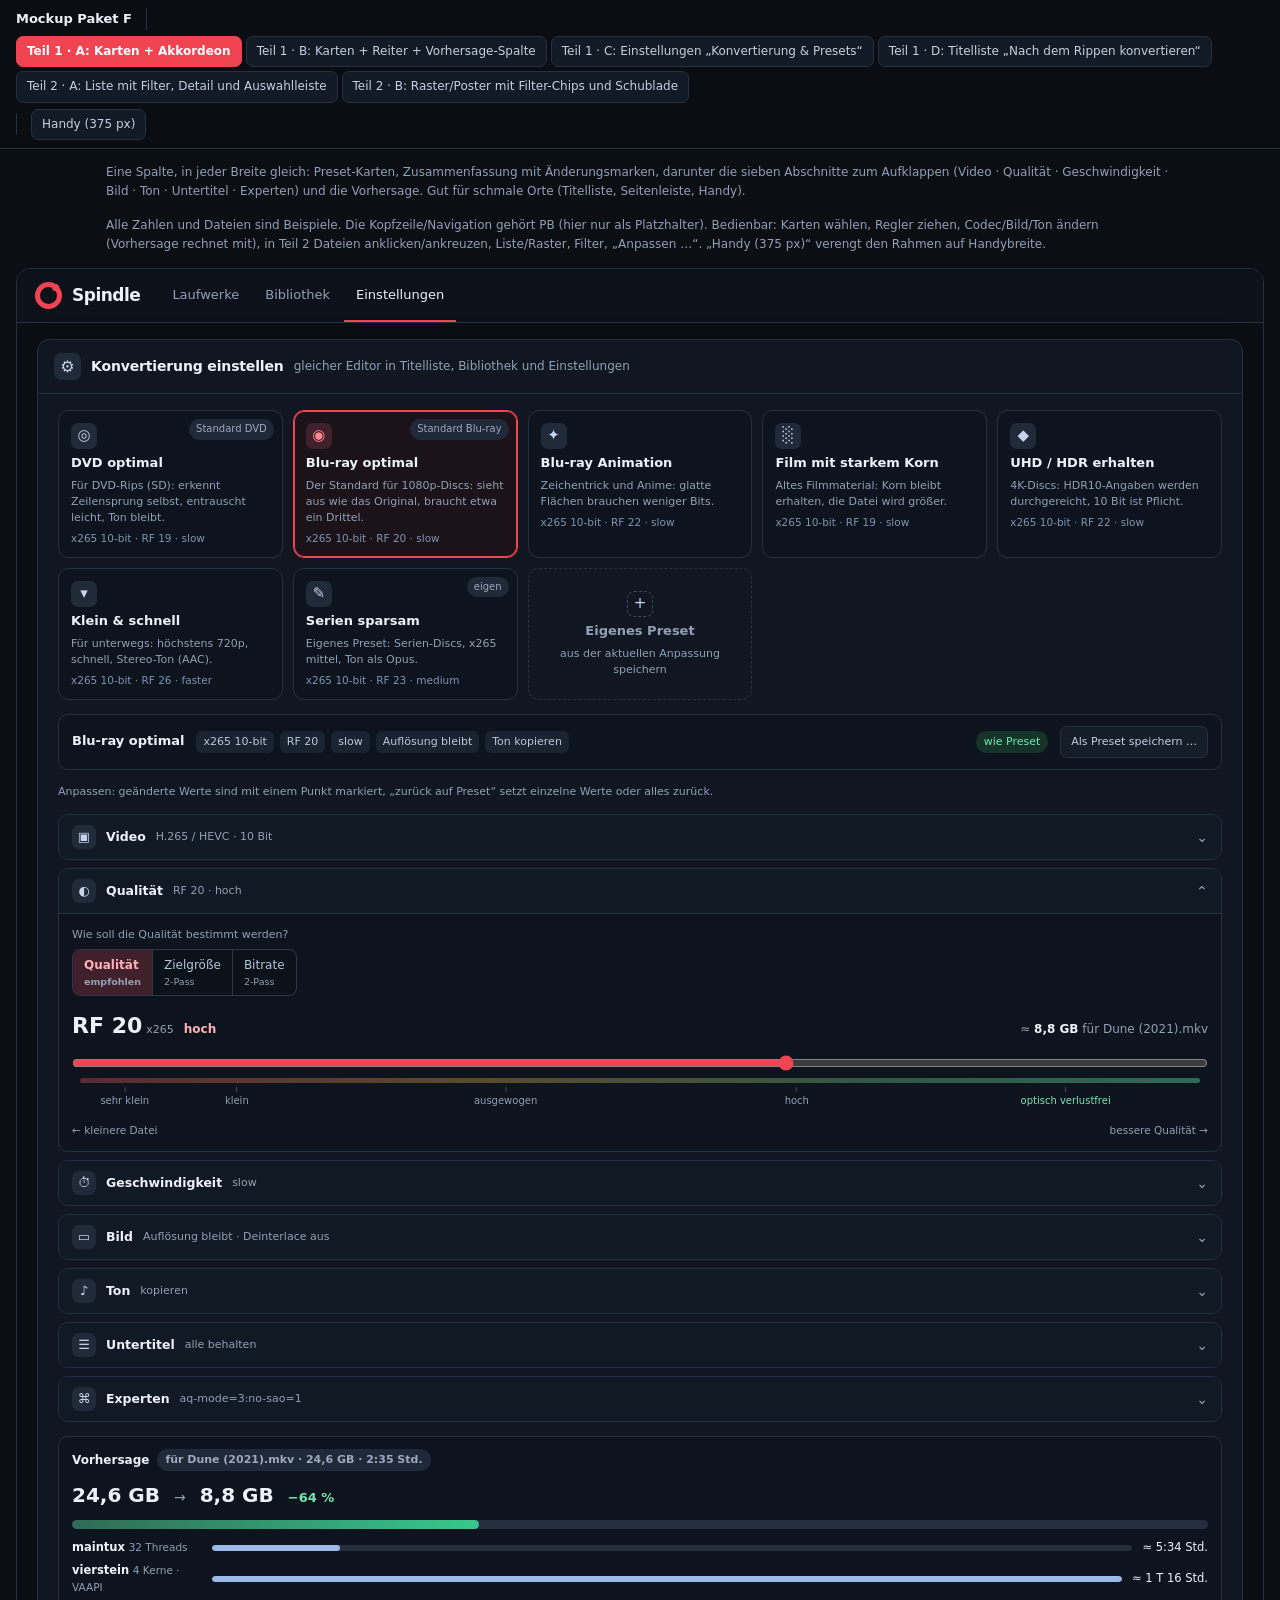
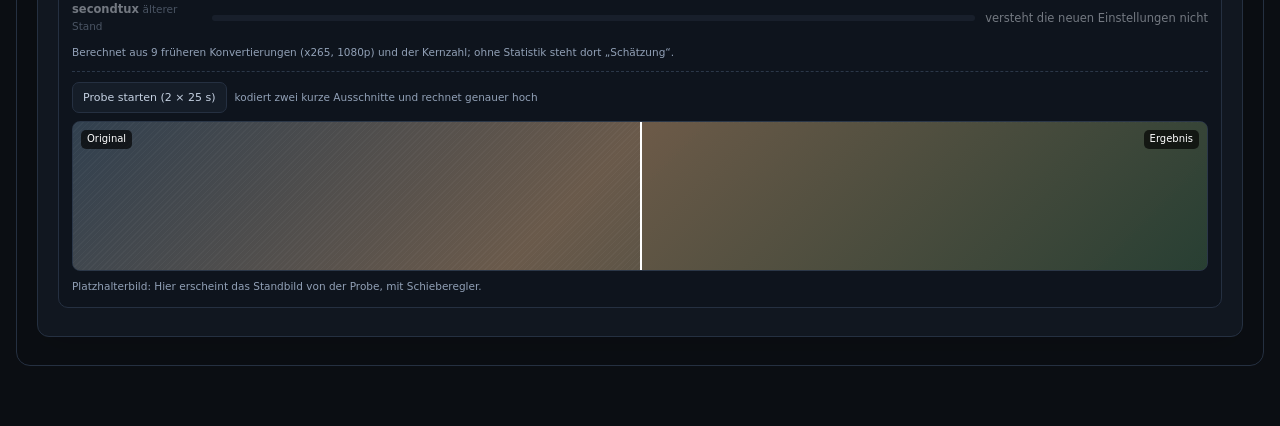
<file: docs/mockups/paket-f.html>
<!doctype html>
<html lang="de">
<head>
<meta charset="utf-8">
<meta name="viewport" content="width=device-width,initial-scale=1">
<title>Mockup Paket F – Konvertierung und Bibliothek</title>
<!-- Farben und Komponenten der App; funktioniert per Doppelklick (file://). Eigene Stile: paket-f.css, Verhalten: paket-f.js -->
<link rel="stylesheet" href="../../app/static/css/base.css">
<link rel="stylesheet" href="../../app/static/css/layout.css">
<link rel="stylesheet" href="../../app/static/css/components.css">
<link rel="stylesheet" href="../../app/static/css/shell.css">
<link rel="stylesheet" href="../../app/static/css/jobs.css">
<link rel="stylesheet" href="paket-f.css">
</head>
<body>
<header class="mk-bar">
  <b>Mockup Paket F</b>
  <span class="mk-sep"></span>
  <nav class="mk-tabs" id="tabs" aria-label="Varianten"></nav>
  <span class="mk-sep"></span>
  <span class="mk-tabs" id="ctl"></span>
</header>
<p class="mk-note" id="note"></p>
<p class="mk-note">Alle Zahlen und Dateien sind Beispiele. Die Kopfzeile/Navigation gehört PB (hier nur als Platzhalter). Bedienbar: Karten wählen, Regler ziehen, Codec/Bild/Ton ändern (Vorhersage rechnet mit), in Teil 2 Dateien anklicken/ankreuzen, Liste/Raster, Filter, „Anpassen …“. „Handy (375 px)“ verengt den Rahmen auf Handybreite.</p>
<div class="mk-stage">
  <div class="mk-frame" id="frame">
    <section id="p1a"></section>
    <section id="p1b"></section>
    <section id="p1c"></section>
    <section id="p1d"></section>
    <section id="p2a"><div id="libA"></div></section>
    <section id="p2b"><div id="libB"></div></section>
  </div>
</div>
<script src="paket-f.js"></script>
</body>
</html>
</file>
<file: app/static/css/base.css>
/* Basics: colors, forms, buttons, tables, badges, dialog */
:root{
  color-scheme:dark;--bg:#0b0e13;--panel:#111720;--panel2:#0e141d;--line:#253041;
  --text:#edf2fa;--muted:#91a0b6;--red:#f04452;--red2:#c92e3c;--green:#36c98b;--blue:#9cb8e8;--amber:#e0a23c;
  --radius:12px;--shadow:0 10px 35px #0002;
}
*{box-sizing:border-box}
body{margin:0;background:var(--bg);color:var(--text);font:14px/1.45 Inter,ui-sans-serif,system-ui,-apple-system,"Segoe UI",sans-serif}
button,input,select{font:inherit}
button{cursor:pointer}
button:disabled{cursor:not-allowed;opacity:.5}
button:focus-visible,input:focus-visible,select:focus-visible,[role=button]:focus-visible{outline:2px solid #f04452;outline-offset:2px}
a{color:inherit}
.pill{font-size:11px;color:var(--muted);background:#202938;border-radius:99px;padding:4px 8px;white-space:nowrap}
.online{color:#75e6b3;background:#153328}
.warnpill{color:#f0c36a;background:#38301a}
.busypill{color:#ff8791;background:#351b24}
.icon-btn{border:0;background:transparent;color:#b8c5d8;padding:8px;border-radius:8px}
.icon-btn:hover{background:#1a2330}
.panel{background:var(--panel);border:1px solid var(--line);border-radius:var(--radius);overflow:hidden;box-shadow:var(--shadow)}
.panel-head{display:flex;align-items:center;gap:10px;padding:13px 16px;border-bottom:1px solid var(--line)}
.panel-head h2{margin:0;font-size:14px;font-weight:700;letter-spacing:-.15px}
.panel-head .sub{color:var(--muted);font-size:12px}
.panel-head .spacer{flex:1}
.mini-icon{width:27px;height:27px;border-radius:7px;background:#202a39;display:grid;place-items:center;color:#c6d5ed;font-size:16px;flex:none}
.table-wrap{overflow-x:auto}
table{border-collapse:collapse;width:100%;white-space:nowrap}
th{height:34px;text-align:left;font-size:10px;letter-spacing:.06em;font-weight:650;color:var(--muted);text-transform:uppercase;background:#101620}
th,td{padding:9px 12px;border-bottom:1px solid #222d3b}
td{font-size:12px}
tbody tr:last-child td{border-bottom:0}
tbody tr:hover{background:#151e2a}
th:first-child,td:first-child{padding-left:17px;width:38px}
.check{accent-color:var(--red);width:15px;height:15px;vertical-align:middle}
.num{color:var(--muted);width:28px}
.muted{color:var(--muted)}
.tag{font-size:10px;border-radius:99px;padding:3px 7px;background:#202938;color:#9aa9c1;margin-left:7px}
.tag.red{background:#351b24;color:#ff7480}
details summary{cursor:pointer;list-style:none;display:flex;align-items:center;gap:10px}
details summary::-webkit-details-marker{display:none}
details summary .chev{margin-left:auto;color:var(--muted);transition:transform .2s}
details[open] summary .chev{transform:rotate(180deg)}
.primary{width:100%;border:0;border-radius:8px;background:var(--red);color:white;font-weight:700;padding:10px 14px;transition:background .15s}
.primary:hover:not(:disabled){background:#ff5965}
.secondary{border:1px solid var(--line);background:#151d28;color:#c4d0e1;padding:7px 10px;border-radius:7px;font-size:11px;text-decoration:none;display:inline-block}
.secondary:hover:not(:disabled){border-color:#3a4a62}
.secondary.danger{color:#ff7480}
.hidden{display:none!important}
.empty{padding:26px 16px;text-align:center;color:var(--muted);font-size:12px}
.toast{position:fixed;bottom:18px;right:20px;padding:12px 16px;border:1px solid #315444;border-radius:9px;background:#11251e;color:#a6f2ce;box-shadow:var(--shadow);display:none;z-index:10;max-width:420px}
.toast.err{border-color:#5a2a33;background:#2c151c;color:#ffb0b8}
.st{font-size:11px;padding:3px 8px;border-radius:99px;background:#202938;color:#9aa9c1;white-space:nowrap}
.st.ok{background:#153328;color:#75e6b3}.st.busy{background:#351b24;color:#ff8791}.st.warn{background:#38301a;color:#f0c36a}
dialog{border:1px solid var(--line);border-radius:14px;background:var(--panel);color:var(--text);padding:0;width:min(560px,94vw)}
dialog::backdrop{background:rgba(0,0,0,.6)}
dialog form{padding:20px;display:grid;gap:14px}
dialog h3{margin:0;font-size:16px}
.chk{display:flex;gap:10px;align-items:center;font-size:13px}
.two{display:grid;grid-template-columns:1fr 1fr;gap:12px}
.rowend{display:flex;justify-content:flex-end;gap:8px;align-items:center;flex-wrap:wrap}
</file>
<file: app/static/css/layout.css>
/* Page layout: main area and two columns */
main{max-width:1540px;margin:0 auto;padding:16px 24px 28px}
.layout{display:grid;grid-template-columns:minmax(0,1.8fr) minmax(330px,.92fr);gap:16px;align-items:start}
.left,.right{min-width:0;display:flex;flex-direction:column;gap:12px}
@media(max-width:1050px){.layout{grid-template-columns:1fr}.right{display:grid;grid-template-columns:repeat(2,minmax(0,1fr));align-items:start}.right .action-panel{grid-column:1/-1}}
@media(max-width:700px){main{padding:12px}.right{display:flex;align-items:stretch}th,td{padding:9px 10px}.panel-head{padding:12px}}
</file>
<file: app/static/css/components.css>
/* Building blocks of the drives view: progress, title list, settings fields, action panel, files, machine choice */
.progress-panel{padding:17px 20px 15px}
.progress-title{display:flex;align-items:flex-start;gap:18px}
.progress-title h1{font-size:18px;margin:0 0 2px;letter-spacing:-.3px;overflow-wrap:anywhere}
.progress-title p{margin:0;color:var(--muted);font-size:12px}
.progress-title p.err{color:#ff8791}
.percent{margin-left:auto;color:var(--red);font-size:20px;font-weight:750;white-space:nowrap;display:flex;align-items:center;gap:12px}
.progress-track{height:9px;background:#252e3d;border-radius:20px;overflow:hidden;margin:13px 0 16px}
.progress-fill{height:100%;width:0;background:var(--red);border-radius:20px;transition:width .3s}
.progress-track.indet .progress-fill{width:35%!important;animation:ind 1.2s infinite ease-in-out}
@keyframes ind{0%{margin-left:-35%}100%{margin-left:100%}}
.metrics{display:grid;grid-template-columns:repeat(4,minmax(0,1fr))}
.metric{padding:0 14px;border-left:1px solid var(--line);display:flex;gap:10px;align-items:flex-start}
.metric:first-child{padding-left:0;border-left:0}
.metric .symbol{color:#a9bddf;font-size:17px}
.metric strong{display:block;font-size:12px;font-weight:650}
.metric small{display:block;color:var(--muted);font-size:11px;margin-top:2px}
.row-action{border:0;background:transparent;color:#9fb4d7;font-size:12px}
.namecell{display:flex;align-items:center;gap:2px}
.namecell .tag{flex:none}
.nameedit{background:transparent;border:1px solid transparent;color:var(--text);font:inherit;font-size:12px;flex:1 1 300px;min-width:130px;padding:3px 6px;border-radius:6px}
.nameedit:hover{border-color:#2b3748}
.nameedit:focus{border-color:#3a4a62;background:#0c121a;outline:0}
tr.trk td{padding:0 12px 10px 55px;border-bottom:1px solid #222d3b;background:#0e141d}
.trkgrid{display:grid;grid-template-columns:80px minmax(0,1fr) 110px;gap:3px 14px;padding:8px 12px;color:var(--muted);font-size:11px;white-space:normal}
.settings{margin:10px 13px 13px;border:1px solid #2b384a;border-radius:10px;overflow:hidden;background:var(--panel2)}
.settings.flat{margin:0 0 14px}
.settings-toggle{width:100%;display:flex;align-items:center;gap:10px;text-align:left;padding:12px 13px;background:#131b27;color:var(--text);border:0;cursor:pointer}
.settings-toggle strong{font-size:12px}
.settings-toggle .summary{font-size:11px;color:var(--muted);margin-left:4px;min-width:0;overflow:hidden;text-overflow:ellipsis}
.settings-toggle .spacer{flex:1}
.switch{display:flex;align-items:center;gap:6px;font-size:11px;color:var(--muted);flex:none}
.settings-body{padding:12px 13px 13px;border-top:1px solid var(--line)}
.settings-body.off .fields{opacity:.45}
.fields{display:grid;grid-template-columns:repeat(4,minmax(0,1fr));gap:12px}
.field label{display:block;font-size:11px;color:var(--muted);margin-bottom:5px}
.field input,.field select,.input{width:100%;height:34px;background:#0c121a;color:var(--text);border:1px solid #2b3748;border-radius:7px;padding:0 9px;min-width:0}
.field.full{grid-column:1/-1}
.help{font-size:10px;line-height:1.55;color:var(--muted);margin:10px 0 0}
.section-content{padding:0 16px}
.file-table th{background:transparent}
.file-table th,.file-table td{padding:10px 12px}
.file-name{max-width:175px;overflow:hidden;text-overflow:ellipsis}
.file-action{color:#c2d1e6;background:transparent;border:0;font-size:16px;text-decoration:none}
.action-panel{padding:14px 16px}
.destination{display:flex;align-items:center;gap:8px;color:var(--muted);font-size:11px;margin-bottom:13px;overflow-wrap:anywhere}
.destination strong{font-weight:550;color:#d4deed}
.folderrow{display:flex;align-items:center;gap:8px;margin-bottom:12px}
.folderrow label{font-size:11px;color:var(--muted)}
.actions2{display:flex;gap:8px;flex-wrap:wrap;margin-top:10px}
.bottom-log{margin-top:16px}
.footerline{display:flex;align-items:center;gap:10px;padding:9px 16px;border-bottom:1px solid var(--line)}
.footerline h2{font-size:13px;margin:0}
.footerline .spacer{flex:1}
.peers{display:grid;gap:8px}
.peer{display:flex;align-items:center;gap:12px;padding:10px 12px;border:1px solid var(--line);border-radius:9px;background:#0e141d;cursor:pointer}
.peer:has(input:checked){border-color:var(--red)}
.peer.off{opacity:.5;cursor:not-allowed}
.peer .meta{color:var(--muted);font-size:11px}
.set-section{display:contents}
@media(max-width:700px){.metrics{grid-template-columns:repeat(2,minmax(0,1fr));gap:12px}.metric{border:0;padding:0}.fields{grid-template-columns:repeat(2,minmax(0,1fr))}.progress-title h1{font-size:16px}}
@media(max-width:1050px){.bottom-log{margin-top:12px}}
</file>
<file: app/static/css/jobs.css>
/* Jobs and log (owner: PA) */

/* ---- Job list: one element per job (js/jobs-list.js).
   The layout follows the width of the list (container query), not the window:
   wide = one line · medium = buttons below the text · narrow = icon buttons on the right. */
.joblist{container:jobs/inline-size}
.job{display:grid;grid-template-columns:24px minmax(0,1fr) auto;grid-template-areas:"ic main side";column-gap:12px;align-items:center;padding:13px 2px;border-bottom:1px solid var(--line)}
.job:last-child{border-bottom:0}
.job>.status-check{grid-area:ic;align-self:start;margin-top:0}
.job-main{grid-area:main;min-width:0}
.job-act{display:contents}
.job-btns{grid-area:side;display:flex;gap:6px;align-items:center;justify-content:flex-end}
.job-info{grid-area:side;width:32px;height:32px;padding:0;font-size:18px;line-height:1}
.job-head{display:flex;flex-wrap:wrap;align-items:center;gap:4px 8px;min-width:0}
.job-name{display:block;flex:0 1 auto;min-width:0;max-width:100%;font-size:12px;font-weight:650;overflow:hidden;text-overflow:ellipsis;white-space:nowrap}
.job-host{flex:none;max-width:100%;overflow:hidden;text-overflow:ellipsis}
.job-head .status{flex:none}
.job-btn{display:inline-flex;align-items:center;justify-content:center;gap:6px;white-space:nowrap}
.job-btn .bi{display:none;font-size:14px;line-height:1}
@container jobs (max-width:519px){
  .job{grid-template-areas:"ic main side" ". under under"}
  .job-btns{grid-area:under;justify-content:flex-start;margin-top:9px}
}
@container jobs (max-width:359px){
  .job{grid-template-areas:"ic main side"}
  .job-btns{grid-area:side;margin-top:0}
  .job-btn{width:34px;height:34px;padding:0}
  .job-btn .bi{display:block}
  .job-btn .bl{display:none}
  .job-name{white-space:normal;display:-webkit-box;-webkit-line-clamp:2;-webkit-box-orient:vertical;overflow-wrap:anywhere}
}

/* ---- Status icon: always perfectly round, even size (no wobble on sub-pixels) */
.status-check{width:24px;height:24px;aspect-ratio:1/1;border-radius:50%;background:#153b31;color:var(--green);display:grid;place-items:center;font-weight:800;flex:none;box-sizing:border-box}
.status-check.run{background:transparent;border:3px solid #3a2a31;border-top-color:var(--red);animation:spin 1s linear infinite;font-size:0;will-change:transform}
.status-check.wait{background:#202938;color:#9aa9c1}
.status-check.err{background:#351b24;color:#ff7480}
.status-check.skip{background:#202938;color:#9aa9c1}
@keyframes spin{to{transform:rotate(360deg)}}
.job-main small{display:block;font-size:11px;color:var(--muted);margin-top:3px;overflow-wrap:anywhere}
.job-main small.err{color:#ff8791}
.mini-bar{height:4px;background:#252e3d;border-radius:9px;overflow:hidden;margin-top:6px}
.mini-bar[hidden]{display:none}
.mini-bar>div{height:100%;background:var(--red);border-radius:9px;transition:width .4s linear}
.status{font-size:11px;color:#72e2b0;background:#153328;border-radius:99px;padding:4px 9px;white-space:nowrap}
.status.run{color:#ff8791;background:#351b24}
.status.wait{color:#9aa9c1;background:#202938}
.status.err{color:#ff7480;background:#351b24}
/* Progress panel and list: `hidden` should also work on elements with their own display rule (buttons, flex boxes) */
.progress-panel [hidden],.joblist [hidden],.jobtools [hidden]{display:none!important}
/* Progress panel: indeterminate bar via transform (no layout per frame) */
.progress-track.indet .progress-fill{width:35%!important;margin:0;animation:ind 1.2s infinite ease-in-out;transition:none}
@keyframes ind{0%{transform:translateX(-100%)}100%{transform:translateX(286%)}}
@media(prefers-reduced-motion:reduce){.status-check.run{animation-duration:2.4s}}

/* ---- Toolbar above the list */
.jobtools{display:flex;gap:8px;flex-wrap:wrap;align-items:center;padding:10px 16px;border-bottom:1px solid var(--line)}
.jobtools:not(:has(> :not([hidden]))){display:none}

/* ---- Log: a collapsible card at the bottom */
.footerline{cursor:pointer;user-select:none}
.footerline:focus-visible{outline:2px solid var(--red);outline-offset:-2px;border-radius:var(--radius)}
.footerline .log-count{font-size:12px}
details:not([open])>.footerline{border-bottom:0}
#logFull{max-height:240px}
.log-body{padding:12px 16px;background:#0c1118;font:11px/1.65 ui-monospace,SFMono-Regular,Menlo,monospace;overflow:auto;max-height:205px;color:#b4c4dc}
.log-line{display:grid;grid-template-columns:62px 1fr;gap:8px;white-space:pre-wrap;overflow-wrap:anywhere}
.log-time{color:#7d91b0}
.log-good{color:#4ad49a}.log-error{color:#ff6675}
@media(max-width:700px){.log-body{font-size:10px}}
</file>
<file: app/static/css/shell.css>
/* Rahmen: Kopfzeile, Navigation, Laufwerksleiste, Einstellungsseite, Hinweisleisten (Besitzer: PB) */
.topbar{height:62px;display:flex;align-items:center;gap:22px;padding:0 24px;border-bottom:1px solid var(--line);background:#0d121a;position:sticky;top:0;z-index:5}
.brand{display:flex;align-items:center;gap:10px;font-size:20px;font-weight:750;white-space:nowrap;letter-spacing:-.5px}
.brand-mark{width:27px;height:27px;border:5px solid var(--red);border-radius:50%;position:relative;flex:none}
.brand-mark:after{content:"";position:absolute;width:7px;height:7px;right:-2px;top:-3px;border-radius:50%;background:var(--red)}
.brand em{font-style:normal;font-weight:450;color:#a9bdd8}
.nav{flex:1;min-width:0;align-self:stretch;display:flex}
.nav-list{display:flex;align-items:stretch;gap:2px;flex:1;min-width:0;overflow-x:auto;scrollbar-width:none}
.nav-list::-webkit-scrollbar{display:none}
.nav-tab{position:relative;display:flex;align-items:center;gap:9px;padding:3px 14px 0;border-top:3px solid transparent;border-bottom:3px solid transparent;color:#b8c5d8;text-decoration:none;font-weight:620;white-space:nowrap}
.nav-tab:hover{color:#fff;background:#121a25}
.nav-tab[aria-selected=true]{color:#fff;border-bottom-color:var(--red)}
.nav-tab:focus-visible{outline:2px solid var(--red);outline-offset:-4px;border-radius:6px}
.nav-ico{font-size:16px;color:#8497b5;line-height:1}
.nav-tab[aria-selected=true] .nav-ico{color:var(--red)}
.nav-tab.end{margin-left:auto}
.nav-badge{min-width:19px;height:19px;padding:0 6px;border-radius:99px;background:var(--red);color:#fff;font-size:11px;font-weight:750;display:grid;place-items:center}
.nav-more{background:transparent;border:0;border-top:3px solid transparent;font:inherit;font-weight:620;display:none}
.nav-more[aria-expanded=true],.nav-more.on{color:#fff}
.drivebar{display:flex;align-items:center;gap:8px 10px;padding:10px 24px;background:#0d121a;border-bottom:1px solid var(--line)}
.drivebar[hidden]{display:none}
.drivebar>.lbl{font-size:11px;color:var(--muted);letter-spacing:.06em;text-transform:uppercase;font-weight:650;flex:none}
.drives{display:flex;flex-wrap:wrap;gap:8px;min-width:0}
.drive{display:flex;align-items:center;gap:10px;padding:8px 12px;border:1px solid var(--line);border-radius:9px;color:#d9e2f1;background:#121a25;white-space:nowrap;text-align:left}
.drive.sel{border-color:#3a4a62;box-shadow:inset 0 0 0 1px #3a4a62}
.drive:not(.sel){opacity:.75}
.banner{padding:9px 24px;font-size:12px;border-bottom:1px solid var(--line)}
.banner.warn{background:#2a2412;color:#f0c36a}
/* Pages and settings */
.page{padding:4px 0 0}
.page-head{margin:0 0 16px}
.page-head h1{margin:0 0 3px;font-size:20px;letter-spacing:-.3px}
.page-head p{margin:0;color:var(--muted);font-size:12px}
.set-layout{display:grid;grid-template-columns:250px minmax(0,1fr);gap:18px;align-items:start}
.set-nav{position:sticky;top:80px;display:flex;flex-direction:column;gap:2px;padding:8px}
.set-tab{display:flex;align-items:center;gap:10px;padding:9px 11px;border-radius:8px;color:#c4d0e1;text-decoration:none;white-space:nowrap}
.set-tab:hover{background:#151d28}
.set-tab[aria-selected=true]{background:#1a2330;color:#fff;font-weight:650;box-shadow:inset 3px 0 0 var(--red)}
.set-tab:focus-visible{outline:2px solid var(--red);outline-offset:-2px}
.set-tab .nav-ico{width:18px;text-align:center}
.set-dot{width:8px;height:8px;border-radius:50%;background:var(--amber);margin-left:auto;flex:none}
.set-card .set-body{padding:18px 20px;display:grid;grid-template-columns:minmax(0,1fr);gap:14px;max-width:760px}
.set-foot{display:flex;align-items:center;gap:10px;padding:12px 20px;border-top:1px solid var(--line);background:var(--panel2)}
.set-foot .spacer{flex:1}
.set-foot .primary{width:auto;padding:8px 18px}
.set-state{font-size:12px;color:var(--muted)}
.set-state.dirty{color:#f0c36a}
.set-note{font-size:11px;color:var(--muted);border:1px dashed #33445c;border-radius:8px;padding:8px 10px}
.set-card h3{margin:0;font-size:13px}
.set-body label{display:block;font-size:11px;color:var(--muted);margin-bottom:5px}
.set-body input[type=text],.set-body input[type=number],.set-body select{width:100%;height:34px;background:#0c121a;color:var(--text);border:1px solid #2b3748;border-radius:7px;padding:0 9px}
.set-row{display:flex;align-items:center;gap:10px;padding:10px 12px;border:1px solid var(--line);border-radius:9px;background:#0e141d;font-size:12px}
.set-row strong{font-size:13px}.set-row .spacer{flex:1}
/* Phone: tab bar at the bottom, chips as a strip, settings stacked */
@media(max-width:700px){
  .topbar{padding:0 13px;gap:12px;height:54px}.brand{font-size:17px}
  .nav{position:fixed;left:0;right:0;bottom:0;z-index:6;background:#0d121a;border-top:1px solid var(--line);padding-bottom:env(safe-area-inset-bottom)}
  .nav-list{justify-content:space-around;overflow:visible}
  .nav-tab{flex:1;flex-direction:column;gap:3px;justify-content:center;padding:8px 4px 7px;min-height:56px;font-size:11px;border-bottom:0}
  .nav-tab[aria-selected=true]{border-top-color:var(--red)}
  .nav-tab.end{margin-left:0}
  .nav-more{display:flex}.nav-more.on{border-top-color:var(--red)}.nav-tab.extra{display:none}
  .nav-ico{font-size:20px}
  .nav-badge{position:absolute;top:4px;left:calc(50% + 6px);min-width:17px;height:17px;font-size:10px}
  .drivebar{padding:8px 13px;overflow-x:auto;scrollbar-width:none}.drivebar::-webkit-scrollbar{display:none}.drivebar[hidden]{display:none}
.drivebar>.lbl{display:none}
  .drives{flex-wrap:nowrap}.drive{font-size:11px;padding:7px 9px}
  main{padding-bottom:84px}
  .set-layout{grid-template-columns:minmax(0,1fr);gap:12px}
  .set-nav{position:static;flex-direction:row;overflow-x:auto;padding:6px;scrollbar-width:none}
  .set-tab{padding:8px 11px}.set-tab[aria-selected=true]{box-shadow:inset 0 -3px 0 var(--red)}
  .set-card .set-body{padding:14px}.set-foot{padding:10px 14px;flex-wrap:wrap}
  .banner{padding:9px 13px}
}
.sheet[hidden]{display:none}
.sheet{position:fixed;left:0;right:0;bottom:56px;z-index:7;background:#121a25;border:1px solid var(--line);border-radius:14px 14px 0 0;padding:8px;box-shadow:0 -10px 35px #0006}
.sheet a{display:flex;gap:12px;align-items:center;padding:13px 14px;border-radius:9px;color:var(--text);text-decoration:none}
.sheet .nav-ico{width:24px;text-align:center}
.sheet a:hover{background:#1a2330}
/* Skip to content, "unsaved" badge on the tab, notice bar */
.skip{position:absolute;left:12px;top:-60px;z-index:20;background:var(--red);color:#fff;border:0;border-radius:8px;padding:9px 14px;font-weight:700}
.skip:focus{top:8px}
.nav-dot{width:8px;height:8px;border-radius:50%;background:var(--amber);flex:none}
.banner.err{background:#2c151c;color:#ff8791}
.set-card[hidden]{display:none}
.nav-badge[hidden],.nav-dot[hidden],.set-dot[hidden]{display:none}
@media(prefers-reduced-motion:reduce){.nav-tab{transition:none}}
</file>
<file: app/static/css/library.css>
/* Library (owner: PF). Sizes follow the width of the library (container query on .lib), not the window. */
.lib{container:lib/inline-size;overflow:clip}
.lib-head{display:flex;flex-wrap:wrap;align-items:center;gap:8px 14px;padding:14px 20px;border-bottom:1px solid var(--line)}
.lib-head h2{margin:0;font-size:16px}
.lib-stat{display:flex;gap:14px;flex-wrap:wrap;margin-left:auto;font-size:12px;color:var(--muted)}
.lib-stat b{color:var(--text);font-size:13px}
.lib-stat .save b{color:#75e6b3}
.lib-meter{height:5px;width:120px;background:#252e3d;border-radius:4px;overflow:hidden;margin-top:4px}
.lib-meter i{display:block;height:100%;background:#9cb8e8}
.lib-cols{display:grid;grid-template-columns:220px minmax(0,1fr) 340px;min-height:560px}
.lib-cols.nodetail{grid-template-columns:220px minmax(0,1fr)}
.lib-filter{border-right:1px solid var(--line);padding:14px 12px;display:grid;gap:14px;align-content:start;background:#0d1219}
.lib-filter h5{margin:0 0 5px;font-size:10px;letter-spacing:.07em;text-transform:uppercase;color:var(--muted)}
.lib-fi{display:flex;align-items:center;gap:8px;padding:6px 8px;border-radius:7px;font-size:12.5px;color:#c4d0e1;border:0;background:none;width:100%;text-align:left}
.lib-fi:hover{background:#151e2a}
.lib-fi.on{background:#2a1a21;color:#ffb0b8}
.lib-fi .n{margin-left:auto;font-size:10.5px;color:var(--muted)}
.lib-fi.sub{padding-left:24px;font-size:12px;color:var(--muted)}
.lib-main{min-width:0;display:flex;flex-direction:column}
.lib-tools{display:flex;gap:8px;align-items:center;flex-wrap:wrap;padding:10px 14px;border-bottom:1px solid var(--line)}
.lib-tools .input{width:210px;height:32px}
.lib-view{display:inline-flex;border:1px solid #2b3748;border-radius:7px;overflow:hidden}
.lib-view button{border:0;background:#0c121a;color:#9fb0c8;padding:6px 10px;font-size:12px}
.lib-view button.on{background:#2a1a21;color:#ffb0b8}
.lib-list{display:grid}
.lib-grp{display:flex;align-items:center;gap:10px;padding:8px 14px;background:#0f1520;border-bottom:1px solid #222d3b;border-top:1px solid #222d3b;font-size:12.5px}
.lib-grp .pill{margin-left:4px}
.lib-grp .sp{flex:1}
.lib-row{display:grid;grid-template-columns:22px 46px minmax(0,1fr) auto 78px;gap:10px;align-items:center;padding:8px 14px;border-bottom:1px solid #1b2431;cursor:pointer}
.lib-row:hover{background:#131b27}
.lib-row.sel{background:#1b1319}
.lib-row.cur{box-shadow:2px 0 0 var(--red) inset}
.lib-row .nm{min-width:0}
.lib-row .nm strong{display:block;font-size:12.5px;font-weight:600;overflow:hidden;text-overflow:ellipsis;white-space:nowrap}
.lib-row .nm small{display:block;font-size:11px;color:var(--muted);margin-top:2px;overflow:hidden;text-overflow:ellipsis;white-space:nowrap}
.lib-row .sz{text-align:right;font-size:12px;color:#c4d0e1}
.lib-row .sz small{display:block;font-size:10.5px;color:#75e6b3}
.lib-thumb{width:46px;height:34px;border-radius:5px;background:linear-gradient(135deg,var(--c1,#2a3a4d),var(--c2,#4a3a3a));display:grid;place-items:center;font-size:9px;color:#fff9;font-weight:700}
.lib-badges{display:flex;gap:4px;flex-wrap:wrap;justify-content:flex-end}
.lib-b{font-size:10px;border-radius:5px;padding:2px 6px;background:#1c2634;color:#b4c4dc;white-space:nowrap;font-weight:600;letter-spacing:.02em}
.lib-b.hdr{background:#3a2d12;color:#f0c36a}
.lib-b.ok{background:#153328;color:#75e6b3}
.lib-b.old{background:#2c2230;color:#d3a6e8}
.lib-b.sd{background:#22303a;color:#9ed0e8}
.lib-b.err{background:#351b24;color:#ff7480}
.lib-run{grid-column:3/-1;display:grid;gap:5px;margin-top:2px}
.lib-run .t{display:flex;gap:8px;align-items:center;font-size:11px;color:#ff9aa3;flex-wrap:wrap}
.lib-run .btns{margin-left:auto}
.lib-run .mini-bar{margin:0}
.lib-grid{display:grid;grid-template-columns:repeat(auto-fill,minmax(150px,1fr));gap:12px;padding:14px}
.lib-tile{position:relative;border:1px solid var(--line);border-radius:10px;overflow:hidden;background:#0e141d;cursor:pointer;display:grid}
.lib-tile.sel{border-color:var(--red);box-shadow:0 0 0 1px var(--red) inset}
.lib-tile .poster{aspect-ratio:2/3;background:linear-gradient(160deg,var(--c1,#2a3a4d),var(--c2,#4a3a3a));display:flex;align-items:flex-end;padding:8px;font-size:11px;font-weight:700;color:#fffc;line-height:1.25;position:relative}
.lib-tile .poster .lib-badges{position:absolute;top:6px;right:6px;left:6px;justify-content:flex-start}
.lib-tile .poster .chk{position:absolute;right:7px;bottom:7px}
.lib-tile .poster{padding-right:28px}
.lib-tile .cap2{padding:7px 9px 9px;font-size:11px;color:var(--muted);display:grid;gap:2px}
.lib-tile .cap2 strong{color:var(--text);font-size:12px;white-space:nowrap;overflow:hidden;text-overflow:ellipsis}
.lib-tile .prog{position:absolute;left:0;right:0;bottom:0;height:4px;background:#0008}
.lib-tile .prog i{display:block;height:100%;background:var(--red)}
.lib-tile .runtag{position:absolute;left:6px;bottom:30px;font-size:10px;background:#351b24;color:#ff9aa3;border-radius:5px;padding:2px 6px}
.lib-detail{border-left:1px solid var(--line);padding:14px 16px;display:grid;gap:14px;align-content:start;background:#0d1219;min-width:0}
.lib-detail h3{margin:0;font-size:15px;overflow-wrap:anywhere}
.lib-detail .sub{font-size:11px;color:var(--muted);margin-top:2px;overflow-wrap:anywhere}
.lib-kv{display:grid;grid-template-columns:96px 1fr;gap:5px 10px;font-size:12px}
.lib-kv dt{color:var(--muted)}
.lib-kv dd{margin:0}
.lib-tracks{display:grid;gap:4px;font-size:11.5px}
.lib-tracks div{display:flex;gap:8px;align-items:center;padding:5px 8px;border-radius:6px;background:#121a25}
.lib-tracks div span:first-child{width:46px;color:var(--muted);font-size:10px;text-transform:uppercase}
.lib-save{border:1px solid #1f4a39;background:#0f2019;border-radius:10px;padding:10px 12px;display:grid;gap:4px}
.lib-save b{font-size:18px;color:#75e6b3}
.lib-save small{color:#8ab8a3;font-size:11px}
.lib-acts{display:flex;flex-wrap:wrap;gap:6px}
.lib-acts .primary{width:auto}
.lib-bar{position:sticky;bottom:0;z-index:6;display:flex;align-items:center;gap:8px 14px;flex-wrap:wrap;padding:11px 18px;background:#141b26;border-top:1px solid #3a4a62;box-shadow:0 -10px 30px #0006}
.lib-bar b{font-size:13px}
.lib-bar .sv{color:#75e6b3}
.lib-bar .grow{flex:1}
.lib-bar select{min-width:0;height:34px;background:#0c121a;color:var(--text);border:1px solid #2b3748;border-radius:7px;padding:0 8px;max-width:100%}
.lib-bar[hidden]{display:none}
.lib-chips{display:flex;gap:6px;flex-wrap:wrap;padding:10px 14px;border-bottom:1px solid var(--line)}
.lib-chips button{border:1px solid var(--line);background:#121a25;color:#c4d0e1;border-radius:99px;padding:5px 11px;font-size:12px}
.lib-chips button.on{background:#2a1a21;border-color:#6a2a35;color:#ffb0b8}
.lib-sheet{border-top:1px solid var(--line);padding:14px 18px;display:grid;gap:12px;background:#0d1219}
.lib-sidecv{border-left:1px solid var(--line);background:#0d1219;padding:12px 14px;display:grid;gap:12px;align-content:start;min-width:0}
.lib-sidecv h3{margin:0;font-size:14px;display:flex;align-items:center;gap:8px}
.lib-sidecv h3 .sp{flex:1}
.lib-filterbtn{display:none}

/* Additions of the real interface */
.lib-player{border:0;background:transparent}
.lib-player.player-embed,.lib-player .player{border-radius:10px;overflow:hidden}
.lib-namebtn{background:transparent;border:0;color:inherit;font:inherit;font-weight:600;padding:0;text-align:left;cursor:pointer;max-width:100%;overflow:hidden;text-overflow:ellipsis;white-space:nowrap;display:block}
.lib-namebtn:hover{text-decoration:underline;text-underline-offset:2px}
.lib-b.busy{background:#351b24;color:#ff8791}
.lib-run .t.err{color:#ff8791}
.lib-tile .cap2 .sv{color:#75e6b3}.lib-tile .cap2 .svr{color:#ff7480}
.lib-thumb.big{width:56px;height:80px;flex:none}
.lib-more{margin:12px auto;display:block}
.lib-grp .check{margin-right:2px}
.lib-grp .lbl{margin-left:2px}
.lib-detail .lib-acts{align-items:center}
.lib-tile.cur{border-color:#6a7a96}
.foldertoggle{background:transparent;border:0;color:var(--text);font:inherit;display:inline-flex;gap:10px;align-items:center;padding:3px 6px;border-radius:6px;text-align:left}
.foldertoggle:hover{background:#1a2330}
.chevb{display:inline-block;transition:transform .15s;color:var(--muted)}
.chevb.open{transform:rotate(90deg)}
.editrow{display:flex;gap:8px;align-items:center;flex-wrap:wrap}
.lib-row .editrow{grid-column:auto}
.lib-bar select{max-width:260px}
@container lib (max-width:1180px){
  .lib-cols{grid-template-columns:190px minmax(0,1fr)}
  .lib-detail,.lib-sidecv{grid-column:1/-1;border-left:0;border-top:1px solid var(--line)}
}
@container lib (max-width:760px){
  .lib-cols,.lib-cols.nodetail{grid-template-columns:1fr}
  .lib-filter{display:none;border-right:0;border-bottom:1px solid var(--line)}
  .lib-filter.open{display:grid}
  .lib-filterbtn{display:inline-block}
  .lib-row{grid-template-columns:22px 40px minmax(0,1fr) auto;gap:8px;padding:9px 12px}
  .lib-row .lib-badges{grid-column:3/-1;justify-content:flex-start;order:5}
  .lib-thumb{width:40px;height:30px}
  .lib-stat{margin-left:0;width:100%}
  .lib-head{padding:12px}
  .lib-bar{padding:10px 12px}
  .lib-tools .input{width:100%;flex:1 1 140px}
  .lib-grid{grid-template-columns:repeat(2,minmax(0,1fr));gap:10px;padding:12px}
  .lib-kv{grid-template-columns:84px 1fr}
  .lib-grp .lbl{display:none}
}
@container lib (max-width:520px){
  .lib-bar{gap:6px 8px}
  .lib-bar select:first-of-type{display:none}
  .lib-bar select{flex:1 1 100%;max-width:none}
  .lib-bar .grow{display:none}
  .lib-bar .primary{flex:1}
  .lib-detail .lib-acts .primary{flex:1 1 100%}
}
.lib [hidden],.cv [hidden]{display:none!important}
@media (max-width:700px){#libside{scroll-margin-top:64px}.lib-bar{bottom:calc(58px + env(safe-area-inset-bottom))}}   /* above the fixed tab bar (shell.css) */
.lib-grp{flex-wrap:nowrap}
.lib-grp .secondary{white-space:nowrap;flex:none}
.lib-grp .lbl{display:inline-block;max-width:120px;overflow:hidden;text-overflow:ellipsis;vertical-align:bottom}
.lib-grp .foldertoggle{min-width:0}
.lib-grp .foldertoggle strong{overflow:hidden;text-overflow:ellipsis;white-space:nowrap}
.lib-row .rowdel{background:none;border:0;padding:0 6px 0 0;margin:0;width:auto;font-size:13px;line-height:1;cursor:pointer;opacity:.45;filter:grayscale(1)}
.lib-row .rowdel:hover,.lib-row .rowdel:focus-visible{opacity:1;filter:none}
</file>
<file: app/static/css/player.css>
/* Built-in player (owner: PD). Overlay (.player-overlay > .player-window) and embedded (.player alone).
   Sizes follow the width of the player or the window (container queries), not the browser window. */
.player [hidden],.player-window [hidden]{display:none!important}
.player-icons{position:absolute;width:0;height:0;overflow:hidden}
.player svg,.player-window svg{width:22px;height:22px;fill:none;stroke:currentColor;stroke-width:2;stroke-linecap:round;stroke-linejoin:round;flex:none}

/* ---- Overlay ---- */
.player-overlay{position:fixed;inset:0;z-index:30;background:rgba(2,4,8,.8);display:grid;place-items:center;padding:24px}
.player-window{container:pwin/inline-size;position:relative;width:min(1240px,100%);max-height:100%;display:flex;flex-direction:column;
  background:var(--panel);border:1px solid var(--line);border-radius:14px;overflow:hidden;box-shadow:0 20px 60px #0009}
.player-body{display:grid;grid-template-columns:minmax(0,1fr) 280px;min-height:0;flex:1;align-items:start}
.player-window.nochapters .player-body{grid-template-columns:minmax(0,1fr)}
.player-head{display:flex;align-items:center;gap:10px;padding:8px 8px 8px 16px;border-bottom:1px solid var(--line);min-width:0}
.player-head h3{margin:0;font-size:14px;font-weight:700;letter-spacing:-.15px;overflow:hidden;text-overflow:ellipsis;white-space:nowrap}
.player-head .sub{color:var(--muted);font-size:11px;overflow:hidden;text-overflow:ellipsis;white-space:nowrap;min-width:0}
.player-head .spacer{flex:1}
.player-head .titles{display:flex;flex-direction:column;min-width:0}

/* ---- Player ---- */
.player{container:player/inline-size;position:relative;display:flex;flex-direction:column;min-width:0;background:var(--panel);color:var(--text);user-select:none;-webkit-user-select:none}
.player.alone{border:1px solid var(--line);border-radius:var(--radius);overflow:hidden}
.player-notes{display:grid}
.player-note{display:flex;gap:10px;align-items:flex-start;padding:8px 14px;font-size:12px;line-height:1.45;border-bottom:1px solid var(--line);background:#161f2c;color:#b9c7dc}
.player-note svg{width:16px;height:16px;margin-top:1px}
.player-note.warn{background:#2a2412;color:#f0c36a}
.player-note.err{background:#2c151c;color:#ff8791}
.player-note b{font-weight:650}
.player-note .grow{flex:1;min-width:0}
.player-note button{border:1px solid currentColor;background:transparent;color:inherit;border-radius:7px;padding:3px 9px;font-size:11px;opacity:.9;white-space:nowrap}
.player-note button:hover{opacity:1}
.player-note .x{border:0;padding:0 4px;font-size:16px;line-height:1}

.player-stage{position:relative;background:#000;aspect-ratio:16/9;max-height:calc(100vh - 210px);width:100%;overflow:hidden;display:grid;place-items:center}
.player-video{position:absolute;inset:0;width:100%;height:100%;object-fit:contain;background:#000}
.player-subs{position:absolute;left:6%;right:6%;bottom:5%;text-align:center;pointer-events:none;transition:bottom .2s}
.player-subs span{display:inline-block;background:rgba(0,0,0,.72);color:#fff;padding:2px 9px;border-radius:5px;font-size:clamp(13px,2.4cqw,28px);line-height:1.35;white-space:pre-line}
.player-subs:empty{display:none}
.player-center{position:absolute;inset:0;display:grid;place-items:center;pointer-events:none}
.player-bigplay{display:none;width:68px;height:68px;border-radius:50%;border:0;background:rgba(240,68,82,.92);color:#fff;place-items:center;pointer-events:auto;box-shadow:0 6px 24px #0008}
.player-bigplay svg{width:30px;height:30px;fill:currentColor;stroke:none;margin-left:3px}
.player-bigplay:hover{background:#ff5965}
.player[data-state=paused] .player-bigplay,.player[data-state=ended] .player-bigplay{display:grid}
.player-wait{display:none;flex-direction:column;align-items:center;gap:12px;color:#d6e0ef;font-size:12px;text-align:center;padding:0 20px;text-shadow:0 1px 4px #000}
.player[data-state=loading] .player-wait{display:flex}
.player-spin{width:40px;height:40px;aspect-ratio:1;border-radius:50%;border:4px solid #ffffff30;border-top-color:var(--red);animation:pspin .9s linear infinite;box-sizing:border-box;flex:none}
@keyframes pspin{to{transform:rotate(360deg)}}
.player-fail{display:none;max-width:420px;text-align:center;padding:0 24px;color:#c4d0e1;font-size:13px;pointer-events:auto}
.player-fail>b:first-child{display:block;color:var(--text);font-size:15px;margin-bottom:6px}
.player-fail .secondary{margin-top:12px}
.player[data-state=error] .player-fail{display:block}

/* ---- Bedienleiste ---- */
.player-controls{position:relative;padding:4px 12px 8px;background:var(--panel);border-top:1px solid var(--line)}
.player-seek{position:relative;height:24px;display:flex;align-items:center;cursor:pointer;touch-action:none}
.player-track{position:relative;height:5px;width:100%;border-radius:5px;background:#2a3445;transition:height .1s}
.player-seek:hover .player-track,.player-seek.drag .player-track{height:8px}
.player-buf,.player-played{position:absolute;left:0;top:0;bottom:0;border-radius:5px}
.player-buf{width:calc(var(--b,0)*100%);background:#44546c}
.player-played{width:calc(var(--p,0)*100%);background:var(--red)}
.player-ticks i{position:absolute;top:0;bottom:0;left:calc(var(--at)*100%);width:2px;background:var(--panel)}
.player-thumb{position:absolute;left:calc(var(--p,0)*100%);top:50%;width:14px;height:14px;margin:-7px 0 0 -7px;border-radius:50%;background:#fff;box-shadow:0 1px 5px #0008;transform:scale(0);transition:transform .1s}
.player-seek:hover .player-thumb,.player-seek.drag .player-thumb,.player-seek:focus-visible .player-thumb{transform:scale(1)}
.player-tip{position:absolute;bottom:26px;left:calc(var(--x,0)*100%);transform:translateX(-50%);background:#0b0e13;border:1px solid var(--line);border-radius:7px;padding:3px 8px;font-size:11px;white-space:nowrap;pointer-events:none;display:none;z-index:2}
.player-tip small{color:var(--muted);margin-left:6px}
.player-seek:hover .player-tip,.player-seek.drag .player-tip{display:block}
.player-row{display:flex;align-items:center;gap:2px;min-width:0}
.player-btn{width:38px;height:38px;border:0;border-radius:8px;background:transparent;color:#d6e0ef;display:grid;place-items:center;position:relative;flex:none}
.player-btn:hover{background:#1a2330}
.player-btn.on{color:var(--red)}
.player-btn .dot{position:absolute;right:6px;top:6px;width:7px;height:7px;border-radius:50%;background:var(--amber)}
.player-btn .fill{fill:currentColor;stroke:none}
.player-time{font-variant-numeric:tabular-nums;color:var(--muted);font-size:12px;margin:0 8px;white-space:nowrap}
.player-time b{color:var(--text);font-weight:600}
.player-row .spacer{flex:1}
.player-vol{display:flex;align-items:center}
.player-vol input{width:84px;accent-color:var(--red);margin:0 6px 0 0}

/* ---- Menus (audio, subtitles, chapters, playback) ---- */
.player-menu{position:absolute;right:10px;bottom:80px;width:min(340px,calc(100% - 20px));max-height:min(420px,70vh);overflow:auto;background:#121a25;border:1px solid var(--line);border-radius:12px;box-shadow:0 12px 40px #000a;padding:6px;z-index:5}
.player-menu h4{margin:8px 10px 4px;font-size:10px;letter-spacing:.06em;text-transform:uppercase;color:var(--muted);font-weight:650}
.player-menu h4:first-child{margin-top:4px}
.player-opt{display:flex;gap:10px;align-items:center;width:100%;text-align:left;border:0;background:transparent;color:var(--text);padding:8px 10px 8px 30px;border-radius:7px;position:relative;font-size:13px;line-height:1.3}
.player-opt:hover:not(:disabled){background:#1a2330}
.player-opt[aria-checked=true]::before{content:"✓";position:absolute;left:10px;color:var(--red);font-weight:700}
.player-opt:disabled{opacity:.45;cursor:not-allowed}
.player-opt .lbl{display:flex;flex-direction:column;min-width:0;flex:1}
.player-opt .lbl small{color:var(--muted);font-size:11px}
.player-opt .st{margin-left:auto;flex:none}
.player-menu hr{border:0;border-top:1px solid var(--line);margin:6px 0}
.player-keys{display:grid;grid-template-columns:auto 1fr;gap:6px 14px;margin:6px 10px 8px;font-size:12px}
.player-keys kbd{background:#202938;border:1px solid #33425a;border-bottom-width:2px;border-radius:5px;padding:0 6px;font:11px/18px ui-monospace,Menlo,monospace;color:#d6e0ef;justify-self:start}

/* ---- Kapitelliste ---- */
.player-chapters{background:var(--panel2);border-left:1px solid var(--line);overflow:auto;min-height:0;align-self:stretch;display:flex;flex-direction:column}
.player-chapters h4{margin:0;padding:11px 14px 8px;font-size:11px;letter-spacing:.06em;text-transform:uppercase;color:var(--muted);font-weight:650;position:sticky;top:0;background:var(--panel2)}
.player-chap{display:flex;gap:12px;align-items:baseline;width:100%;border:0;background:transparent;color:var(--text);text-align:left;padding:8px 14px;font-size:12px;border-top:1px solid #1a2330}
.player-chap:hover{background:#151e2a}
.player-chap time{color:var(--muted);font-variant-numeric:tabular-nums;font-size:11px;min-width:44px}
.player-chap[aria-current=true]{background:#1a2330;box-shadow:inset 3px 0 var(--red)}
.player-chap[aria-current=true] span{font-weight:650}

/* ---- Vollbild ---- */
.player:fullscreen,.player.fs{background:#000;border:0;border-radius:0;justify-content:center}
.player:fullscreen .player-stage,.player.fs .player-stage{aspect-ratio:auto;max-height:none;height:100%;flex:1}
.player:fullscreen .player-controls,.player.fs .player-controls{position:absolute;left:0;right:0;bottom:0;border:0;padding-top:30px;background:linear-gradient(transparent,rgba(0,0,0,.85));transition:opacity .25s}
.player:fullscreen .player-notes,.player.fs .player-notes{position:absolute;left:0;right:0;top:0;z-index:2}
.player:fullscreen .player-menu,.player.fs .player-menu{bottom:104px}
.player:fullscreen.idle .player-controls{opacity:0;pointer-events:none}
.player:fullscreen.idle{cursor:none}

@media(pointer:coarse){.player-btn{width:44px;height:44px}.player-seek{height:30px}}
/* ---- narrow players (phone, side panel): fewer buttons, menus as a sheet from the bottom ---- */
@container player (max-width:560px){
  .player-vol,.player-skip{display:none}
  .player-btn{width:38px;height:38px}
  .player-controls{padding:2px 8px 6px}
  .player-row{gap:0}
  .player-time{margin:0 4px 0 6px;font-size:11px}
  .player-menu{left:8px;right:8px;width:auto;bottom:8px;max-height:60vh}
  .player-bigplay{width:60px;height:60px}
}
@container player (max-width:380px){.player-out{display:none}}
@container pwin (max-width:760px){
  .player-body,.player-window.nochapters .player-body{grid-template-columns:minmax(0,1fr);grid-template-rows:auto minmax(0,1fr);align-content:start}
  .player-chapters{border-left:0;border-top:1px solid var(--line);max-height:100%}
}
@media(max-width:700px){
  .player-overlay{padding:0;place-items:stretch}
  .player-window{border-radius:0;border:0;height:100%;width:100%}
  .player-stage{max-height:none}
}
@media(prefers-reduced-motion:reduce){.player-spin{animation-duration:2.4s}}

/* File name as a button in lists (finished files, library): click plays */
.player-link{background:none;border:0;color:var(--text);font:inherit;padding:0;text-align:left;max-width:100%;overflow:hidden;text-overflow:ellipsis;white-space:nowrap;cursor:pointer;text-decoration:underline dotted #5b6b83;text-underline-offset:3px}
.player-link:hover{color:#fff;text-decoration-color:var(--red)}
.player-embed{min-width:0}
</file>
<file: docs/mockups/paket-f.css>
/* Mockup Paket F – Stile. Klassen (.cv…, .lib…) sind schon so benannt, wie sie später in css/convert.css und css/library.css landen.
   Breiten-Anpassung über Container Queries: Der Rahmen .mk-frame ist der Container, daher wirkt der "375 px"-Schalter wie ein echtes Handy. */
body{margin:0}
.mk-bar{background:#0a0d12;border-bottom:1px solid var(--line);padding:8px 16px;display:flex;gap:6px 14px;flex-wrap:wrap;align-items:center}
.mk-bar b{font-size:13px}
.mk-tabs{display:flex;gap:4px;flex-wrap:wrap}
.mk-tabs button{border:1px solid var(--line);background:#121a25;color:#c4d0e1;border-radius:7px;padding:6px 10px;font-size:12px}
.mk-tabs button.on{background:var(--red);border-color:var(--red);color:#fff;font-weight:650}
.mk-sep{width:1px;height:22px;background:var(--line)}
.mk-note{max-width:1100px;margin:14px auto 0;padding:0 16px;color:var(--muted);font-size:12px;line-height:1.6}
.mk-stage{padding:14px 16px 60px;display:flex;justify-content:center}
.mk-frame{width:100%;max-width:1480px;border:1px solid var(--line);border-radius:14px;background:var(--bg);container-type:inline-size;container-name:mk;position:relative;overflow:clip;min-height:640px}
.mk-frame.phone{max-width:375px}
.mk-frame>section{display:none}
.mk-frame>section.on{display:block}
.app-top{overflow:hidden;height:54px;display:flex;align-items:center;gap:20px;padding:0 18px;border-bottom:1px solid var(--line);background:#0d121a}
.app-top .brand{font-size:17px}
.app-nav{display:flex;gap:2px}
.app-nav span{padding:17px 12px 15px;font-size:13px;color:var(--muted);border-bottom:2px solid transparent}
.app-nav span.on{color:var(--text);border-color:var(--red)}
.app-pad{padding:16px 20px 28px}
.dim{opacity:.55}
.cap{font-size:11px;color:var(--muted);margin:0 0 10px;line-height:1.5}
/* ---------- Konvertierungs-Editor (cv) ---------- */
.cv{display:grid;gap:14px}
.cv-cards{display:grid;grid-template-columns:repeat(auto-fill,minmax(190px,1fr));gap:10px}
.cv-card{position:relative;text-align:left;border:1px solid var(--line);background:#0e141d;color:var(--text);border-radius:11px;padding:12px 12px 11px;display:grid;gap:5px;align-content:start;min-height:112px}
.cv-card:hover{border-color:#3a4a62}
.cv-card.sel{border-color:var(--red);background:#1b1319;box-shadow:0 0 0 1px var(--red) inset}
.cv-card .ic{width:26px;height:26px;border-radius:7px;background:#202a39;display:grid;place-items:center;color:#c6d5ed;font-size:15px}
.cv-card.sel .ic{background:#40202a;color:#ff8791}
.cv-card strong{font-size:13px}
.cv-card p{margin:0;font-size:11px;line-height:1.45;color:var(--muted)}
.cv-card small{font-size:10.5px;color:#7f93b1;margin-top:auto}
.cv-card .tag{position:absolute;right:8px;top:8px;margin:0}
.cv-card.add{border-style:dashed;background:transparent;align-content:center;justify-items:center;color:var(--muted);text-align:center}
.cv-card.add .ic{background:transparent;border:1px dashed #3a4a62}
.cv-sum{display:flex;flex-wrap:wrap;align-items:center;gap:8px 12px;padding:11px 13px;border:1px solid var(--line);border-radius:10px;background:var(--panel2)}
.cv-sum .name{font-weight:700;font-size:13px}
.cv-chips{display:flex;gap:6px;flex-wrap:wrap}
.cv-chips span{font-size:11px;background:#1a2330;color:#b9c8de;border-radius:6px;padding:3px 7px}
.cv-chips span.chg{background:#38301a;color:#f0c36a}
.cv-sum .grow{flex:1}
.cv-link{background:none;border:0;color:#9cb8e8;font-size:11px;padding:2px 4px;text-decoration:underline;text-underline-offset:2px}
.cv-seg{display:inline-flex;flex-wrap:wrap;border:1px solid #2b3748;border-radius:8px;overflow:hidden;background:#0c121a}
.cv-seg button{border:0;background:transparent;color:#b6c4da;padding:7px 11px;font-size:12px;border-right:1px solid #2b3748;text-align:left}
.cv-seg button:last-child{border-right:0}
.cv-seg button.on{background:#40202a;color:#ffb0b8;font-weight:650}
.cv-seg button:disabled{opacity:.4;cursor:not-allowed;text-decoration:line-through}
.cv-seg button small{display:block;font-size:9.5px;color:var(--muted);text-decoration:none}
.cv-acc{display:grid;gap:8px}
.cv-sec{border:1px solid var(--line);border-radius:10px;background:var(--panel2);overflow:hidden}
.cv-sec>header{display:flex;align-items:center;gap:10px;padding:10px 13px;cursor:pointer;background:#111924}
.cv-sec>header .mini-icon{width:24px;height:24px;font-size:13px}
.cv-sec>header strong{font-size:12.5px}
.cv-sec>header .sm{font-size:11px;color:var(--muted);flex:1;min-width:0;overflow:hidden;text-overflow:ellipsis;white-space:nowrap}
.cv-sec>header .chev{color:var(--muted);transition:transform .15s}
.cv-sec.open>header .chev{transform:rotate(180deg)}
.cv-sec>div{display:none;padding:13px;border-top:1px solid var(--line);gap:14px}
.cv-sec.open>div{display:grid}
.cv-sec .dot{width:7px;height:7px;border-radius:50%;background:var(--amber);flex:none}
.cv-row{display:grid;gap:6px}
.cv-row>label,.cv-lbl{font-size:11px;color:var(--muted);display:flex;gap:8px;align-items:center}
.cv .hint,.lib-detail .hint{font-size:10.5px;color:var(--muted);line-height:1.5}
.cv-seg{justify-self:start;max-width:100%}
.cv-2{display:grid;grid-template-columns:repeat(2,minmax(0,1fr));gap:12px 16px}
/* Qualitätsregler */
.cv-q{display:grid;gap:4px}
.cv-qhead{display:flex;align-items:baseline;gap:10px;flex-wrap:wrap}
.cv-qhead .val{font-size:22px;font-weight:750;color:var(--text)}
.cv-qhead .val small{font-size:11px;font-weight:500;color:var(--muted);margin-left:4px}
.cv-qhead .word{font-size:12px;color:#ffb0b8;font-weight:650}
.cv-range{width:100%;accent-color:var(--red);margin:6px 0 0;height:22px}
.cv-scale{position:relative;height:30px;margin:0 8px;font-size:10px;color:var(--muted)}
.cv-scale span{position:absolute;transform:translateX(-50%);white-space:nowrap;text-align:center;top:0}
.cv-scale span:before{content:"";display:block;width:1px;height:5px;background:#3a4a62;margin:0 auto 2px}
.cv-scale span.lossless{color:#75e6b3}
.cv-scale span.here{color:var(--amber)}
.cv-band{height:5px;margin:0 8px;border-radius:4px;background:linear-gradient(90deg,#5b2a33 0,#5b4a2a 35%,#2f5a47 75%,#2f6a56 100%)}
.cv-ends{display:flex;justify-content:space-between;font-size:10.5px;color:var(--muted);margin:2px 0 0}
/* Vorhersage */
.cv-pred{border:1px solid var(--line);border-radius:10px;background:#0e141d;padding:12px 13px;display:grid;gap:10px}
.cv-pred{min-width:0}
.cv-pred h4{margin:0;font-size:12px;display:flex;gap:4px 8px;align-items:center;flex-wrap:wrap}
.cv-pred h4 .st{white-space:normal}
.cv-pred h4 .sp{flex:1}
.cv-big{display:flex;gap:14px;align-items:baseline;flex-wrap:wrap}
.cv-big b{font-size:20px}
.cv-big .arrow{color:var(--muted)}
.cv-big .minus{color:#75e6b3;font-weight:700;font-size:13px}
.cv-sizebar{height:9px;border-radius:6px;background:#252e3d;overflow:hidden;position:relative}
.cv-sizebar i{display:block;height:100%;background:linear-gradient(90deg,#2f6a56,#36c98b);border-radius:6px;transition:width .25s}
.cv-nodes{display:grid;gap:6px}
.cv-node{display:grid;grid-template-columns:minmax(80px,130px) minmax(30px,1fr) auto;gap:10px;align-items:center;font-size:11.5px}
.cv-node.off{opacity:.45}
.cv-node .bar{height:6px;background:#252e3d;border-radius:4px;overflow:hidden}
.cv-node .bar i{display:block;height:100%;background:#9cb8e8;border-radius:4px;transition:width .25s}
.cv-node em{font-style:normal;color:var(--muted);font-size:10.5px}
.cv-cmd{margin:0;background:#080b10;border:1px solid #1d2735;border-radius:8px;padding:10px 12px;font:11px/1.6 ui-monospace,SFMono-Regular,Menlo,monospace;color:#b4c4dc;white-space:pre-wrap;overflow-wrap:anywhere}
.cv-probe{display:grid;gap:8px;border-top:1px dashed #2b3748;padding-top:10px}
.cv-cmp{position:relative;height:150px;border-radius:8px;overflow:hidden;border:1px solid #2b3748;user-select:none;background:linear-gradient(135deg,#31404f,#6a5a4b 45%,#2a3f33)}
.cv-cmp .after{position:absolute;inset:0;background:linear-gradient(135deg,#34434f,#6c5b49 45%,#2a4034);filter:blur(.7px) contrast(1.02);clip-path:inset(0 0 0 var(--p,50%))}
.cv-cmp .before{position:absolute;inset:0;background:repeating-linear-gradient(135deg,#0000 0 3px,#ffffff08 3px 4px),linear-gradient(135deg,#31404f,#6a5a4b 45%,#2a3f33)}
.cv-cmp .lab{position:absolute;top:8px;font-size:10px;background:#000a;color:#fff;border-radius:5px;padding:2px 6px}
.cv-cmp input{position:absolute;inset:0;width:100%;height:100%;opacity:0;cursor:ew-resize}
.cv-cmp .bar{position:absolute;top:0;bottom:0;width:2px;background:#fff;left:var(--p,50%)}
/* zweispaltiger Editor (Variante B) */
.cv-studio{display:grid;grid-template-columns:minmax(0,1fr) 320px;gap:14px;align-items:start}
.cv-tabs{display:flex;gap:2px;flex-wrap:wrap;border-bottom:1px solid var(--line)}
.cv-tabs button{border:0;border-bottom:2px solid transparent;background:none;color:var(--muted);padding:9px 11px;font-size:12.5px}
.cv-tabs button.on{color:var(--text);border-color:var(--red);font-weight:650}
.cv-tabs button .dot{display:inline-block;width:6px;height:6px;border-radius:50%;background:var(--amber);margin-left:5px}
.cv-pane{display:none;gap:16px;padding:14px 2px 4px}
.cv-pane.on{display:grid}
.cv-strip{display:flex;gap:8px;overflow-x:auto;padding-bottom:4px}
.cv-strip .cv-card{min-width:0;min-height:0;flex:none;grid-template-columns:auto 1fr;align-items:center;gap:8px;padding:7px 10px}
.cv-strip.wrap{flex-wrap:wrap;overflow:visible}
.cv-strip .cv-card strong{font-size:12px}
.cv-strip .cv-card .ic{width:22px;height:22px;font-size:13px}
/* Verwaltung (Einstellungen) */
.cv-table{width:100%;border-collapse:collapse;white-space:normal}
.cv-table td,.cv-table th{padding:9px 10px;font-size:12px;vertical-align:middle}
.cv-table select{height:30px;background:#0c121a;color:var(--text);border:1px solid #2b3748;border-radius:7px;padding:0 8px}
.set-grid{display:grid;grid-template-columns:200px minmax(0,1fr);gap:18px}
.set-list{display:grid;gap:2px;align-content:start}
.set-list span{padding:8px 11px;border-radius:7px;font-size:12.5px;color:var(--muted)}
.set-list span.on{background:#1a2330;color:var(--text);font-weight:650}
/* ---------- Bibliothek (lib) ---------- */
.lib-head{display:flex;flex-wrap:wrap;align-items:center;gap:8px 14px;padding:14px 20px;border-bottom:1px solid var(--line)}
.lib-head h2{margin:0;font-size:16px}
.lib-stat{display:flex;gap:14px;flex-wrap:wrap;margin-left:auto;font-size:12px;color:var(--muted)}
.lib-stat b{color:var(--text);font-size:13px}
.lib-stat .save b{color:#75e6b3}
.lib-meter{height:5px;width:120px;background:#252e3d;border-radius:4px;overflow:hidden;margin-top:4px}
.lib-meter i{display:block;height:100%;background:#9cb8e8}
.lib-cols{display:grid;grid-template-columns:220px minmax(0,1fr) 340px;min-height:560px}
.lib-cols.nodetail{grid-template-columns:220px minmax(0,1fr)}
.lib-filter{border-right:1px solid var(--line);padding:14px 12px;display:grid;gap:14px;align-content:start;background:#0d1219}
.lib-filter h5{margin:0 0 5px;font-size:10px;letter-spacing:.07em;text-transform:uppercase;color:var(--muted)}
.lib-fi{display:flex;align-items:center;gap:8px;padding:6px 8px;border-radius:7px;font-size:12.5px;color:#c4d0e1;border:0;background:none;width:100%;text-align:left}
.lib-fi:hover{background:#151e2a}
.lib-fi.on{background:#2a1a21;color:#ffb0b8}
.lib-fi .n{margin-left:auto;font-size:10.5px;color:var(--muted)}
.lib-fi.sub{padding-left:24px;font-size:12px;color:var(--muted)}
.lib-main{min-width:0;display:flex;flex-direction:column}
.lib-tools{display:flex;gap:8px;align-items:center;flex-wrap:wrap;padding:10px 14px;border-bottom:1px solid var(--line)}
.lib-tools .input{width:210px;height:32px}
.lib-view{display:inline-flex;border:1px solid #2b3748;border-radius:7px;overflow:hidden}
.lib-view button{border:0;background:#0c121a;color:#9fb0c8;padding:6px 10px;font-size:12px}
.lib-view button.on{background:#2a1a21;color:#ffb0b8}
.lib-list{display:grid}
.lib-grp{display:flex;align-items:center;gap:10px;padding:8px 14px;background:#0f1520;border-bottom:1px solid #222d3b;border-top:1px solid #222d3b;font-size:12.5px}
.lib-grp .pill{margin-left:4px}
.lib-grp .sp{flex:1}
.lib-row{display:grid;grid-template-columns:22px 46px minmax(0,1fr) auto 78px;gap:10px;align-items:center;padding:8px 14px;border-bottom:1px solid #1b2431;cursor:pointer}
.lib-row:hover{background:#131b27}
.lib-row.sel{background:#1b1319}
.lib-row.cur{box-shadow:2px 0 0 var(--red) inset}
.lib-row .nm{min-width:0}
.lib-row .nm strong{display:block;font-size:12.5px;font-weight:600;overflow:hidden;text-overflow:ellipsis;white-space:nowrap}
.lib-row .nm small{display:block;font-size:11px;color:var(--muted);margin-top:2px;overflow:hidden;text-overflow:ellipsis;white-space:nowrap}
.lib-row .sz{text-align:right;font-size:12px;color:#c4d0e1}
.lib-row .sz small{display:block;font-size:10.5px;color:#75e6b3}
.lib-thumb{width:46px;height:34px;border-radius:5px;background:linear-gradient(135deg,var(--c1,#2a3a4d),var(--c2,#4a3a3a));display:grid;place-items:center;font-size:9px;color:#fff9;font-weight:700}
.lib-badges{display:flex;gap:4px;flex-wrap:wrap;justify-content:flex-end}
.lib-b{font-size:10px;border-radius:5px;padding:2px 6px;background:#1c2634;color:#b4c4dc;white-space:nowrap;font-weight:600;letter-spacing:.02em}
.lib-b.hdr{background:#3a2d12;color:#f0c36a}
.lib-b.ok{background:#153328;color:#75e6b3}
.lib-b.old{background:#2c2230;color:#d3a6e8}
.lib-b.sd{background:#22303a;color:#9ed0e8}
.lib-b.err{background:#351b24;color:#ff7480}
.lib-run{grid-column:3/-1;display:grid;gap:5px;margin-top:2px}
.lib-run .t{display:flex;gap:8px;align-items:center;font-size:11px;color:#ff9aa3;flex-wrap:wrap}
.lib-run .btns{margin-left:auto}
.lib-run .mini-bar{margin:0}
.lib-grid{display:grid;grid-template-columns:repeat(auto-fill,minmax(150px,1fr));gap:12px;padding:14px}
.lib-tile{position:relative;border:1px solid var(--line);border-radius:10px;overflow:hidden;background:#0e141d;cursor:pointer;display:grid}
.lib-tile.sel{border-color:var(--red);box-shadow:0 0 0 1px var(--red) inset}
.lib-tile .poster{aspect-ratio:2/3;background:linear-gradient(160deg,var(--c1,#2a3a4d),var(--c2,#4a3a3a));display:flex;align-items:flex-end;padding:8px;font-size:11px;font-weight:700;color:#fffc;line-height:1.25;position:relative}
.lib-tile .poster .lib-badges{position:absolute;top:6px;right:6px;left:6px;justify-content:flex-start}
.lib-tile .poster .chk{position:absolute;right:7px;bottom:7px}
.lib-tile .poster{padding-right:28px}
.lib-tile .cap2{padding:7px 9px 9px;font-size:11px;color:var(--muted);display:grid;gap:2px}
.lib-tile .cap2 strong{color:var(--text);font-size:12px;white-space:nowrap;overflow:hidden;text-overflow:ellipsis}
.lib-tile .prog{position:absolute;left:0;right:0;bottom:0;height:4px;background:#0008}
.lib-tile .prog i{display:block;height:100%;background:var(--red)}
.lib-tile .runtag{position:absolute;left:6px;bottom:30px;font-size:10px;background:#351b24;color:#ff9aa3;border-radius:5px;padding:2px 6px}
.lib-detail{border-left:1px solid var(--line);padding:14px 16px;display:grid;gap:14px;align-content:start;background:#0d1219;min-width:0}
.lib-detail h3{margin:0;font-size:15px;overflow-wrap:anywhere}
.lib-detail .sub{font-size:11px;color:var(--muted);margin-top:2px;overflow-wrap:anywhere}
.lib-kv{display:grid;grid-template-columns:96px 1fr;gap:5px 10px;font-size:12px}
.lib-kv dt{color:var(--muted)}
.lib-kv dd{margin:0}
.lib-tracks{display:grid;gap:4px;font-size:11.5px}
.lib-tracks div{display:flex;gap:8px;align-items:center;padding:5px 8px;border-radius:6px;background:#121a25}
.lib-tracks div span:first-child{width:46px;color:var(--muted);font-size:10px;text-transform:uppercase}
.lib-save{border:1px solid #1f4a39;background:#0f2019;border-radius:10px;padding:10px 12px;display:grid;gap:4px}
.lib-save b{font-size:18px;color:#75e6b3}
.lib-save small{color:#8ab8a3;font-size:11px}
.lib-acts{display:flex;flex-wrap:wrap;gap:6px}
.lib-acts .primary{width:auto}
.lib-bar{position:sticky;bottom:0;z-index:6;display:flex;align-items:center;gap:8px 14px;flex-wrap:wrap;padding:11px 18px;background:#141b26;border-top:1px solid #3a4a62;box-shadow:0 -10px 30px #0006}
.lib-bar b{font-size:13px}
.lib-bar .sv{color:#75e6b3}
.lib-bar .grow{flex:1}
.lib-bar select{height:34px;background:#0c121a;color:var(--text);border:1px solid #2b3748;border-radius:7px;padding:0 8px;max-width:100%}
.lib-bar[hidden]{display:none}
.lib-chips{display:flex;gap:6px;flex-wrap:wrap;padding:10px 14px;border-bottom:1px solid var(--line)}
.lib-chips button{border:1px solid var(--line);background:#121a25;color:#c4d0e1;border-radius:99px;padding:5px 11px;font-size:12px}
.lib-chips button.on{background:#2a1a21;border-color:#6a2a35;color:#ffb0b8}
.lib-sheet{border-top:1px solid var(--line);padding:14px 18px;display:grid;gap:12px;background:#0d1219}
.lib-sidecv{border-left:1px solid var(--line);background:#0d1219;padding:12px 14px;display:grid;gap:12px;align-content:start;min-width:0}
.lib-sidecv h3{margin:0;font-size:14px;display:flex;align-items:center;gap:8px}
.lib-sidecv h3 .sp{flex:1}
.lib-filterbtn{display:none}
/* ---------- Anpassung an schmale Container ---------- */
@container mk (max-width:1180px){
  .lib-cols{grid-template-columns:190px minmax(0,1fr)}
  .lib-detail{grid-column:1/-1;border-left:0;border-top:1px solid var(--line)}
  .lib-sidecv{grid-column:1/-1;border-left:0;border-top:1px solid var(--line)}
  .cv-studio{grid-template-columns:1fr}
}
@container mk (max-width:760px){
  .app-nav span{padding:17px 8px 15px;font-size:12px}
  .app-pad{padding:12px 12px 22px}
  .cv-cards{grid-template-columns:repeat(2,minmax(0,1fr))}
  .cv-2{grid-template-columns:1fr}
  .cv-node{grid-template-columns:1fr auto}
  .cv-node .bar{grid-column:1/-1;order:3}
  .lib-cols,.lib-cols.nodetail{grid-template-columns:1fr}
  .lib-filter{display:none;border-right:0;border-bottom:1px solid var(--line)}
  .lib-filter.open{display:grid}
  .lib-filterbtn{display:inline-block}
  .lib-row{grid-template-columns:22px 40px minmax(0,1fr) auto;gap:8px;padding:9px 12px}
  .lib-row .lib-badges{grid-column:3/-1;justify-content:flex-start;order:5}
  .lib-thumb{width:40px;height:30px}
  .lib-stat{margin-left:0;width:100%}
  .lib-head{padding:12px}
  .lib-bar{padding:10px 12px}
  .lib-tools .input{width:100%;flex:1 1 140px}
  .lib-grid{grid-template-columns:repeat(2,minmax(0,1fr));gap:10px;padding:12px}
  .set-grid{grid-template-columns:1fr}
  .set-list{display:flex;overflow-x:auto}
  .cv-table th:nth-child(3),.cv-table td:nth-child(3){display:none}
  .lib-kv{grid-template-columns:84px 1fr}
}
@container mk (max-width:520px){
  .cv-cards{grid-template-columns:1fr;gap:6px}
  .cv-cards .cv-card{min-height:0;padding:9px 11px}
  .cv-cards .cv-card:not(.sel) p{display:none}
  .cv-cards .cv-card.add p{display:none}
  .cv-sum .grow{display:none}
  .cv-big b{font-size:17px}
  .lib-detail .lib-acts .primary{flex:1 1 100%}
}
@container mk (max-width:520px){
  .lib-bar{gap:6px 8px}
  .lib-bar select:first-of-type{display:none}
  .lib-bar select{flex:1 1 100%}
  .lib-bar .grow{display:none}
  .lib-bar .primary{flex:1}
}
.lib-player{border:1px solid #2b3748;border-radius:10px;overflow:hidden;background:#05080c}
.lib-player .pl-screen{aspect-ratio:16/9;display:grid;place-items:center;text-align:center;color:#8a9bb5;font-size:12px;background:linear-gradient(135deg,#10151d,#1a2230)}
.lib-player .pl-screen small{color:#5d6d86}
.lib-player .pl-ctl{display:flex;gap:10px;align-items:center;padding:7px 10px;font-size:11px;color:#c4d0e1;background:#0c1118}
.lib-player .pl-ctl i{flex:1;height:4px;background:#252e3d;border-radius:3px;overflow:hidden}
.lib-player .pl-ctl b{display:block;width:30%;height:100%;background:var(--red)}
.lib-player[hidden]{display:none}
</file>
